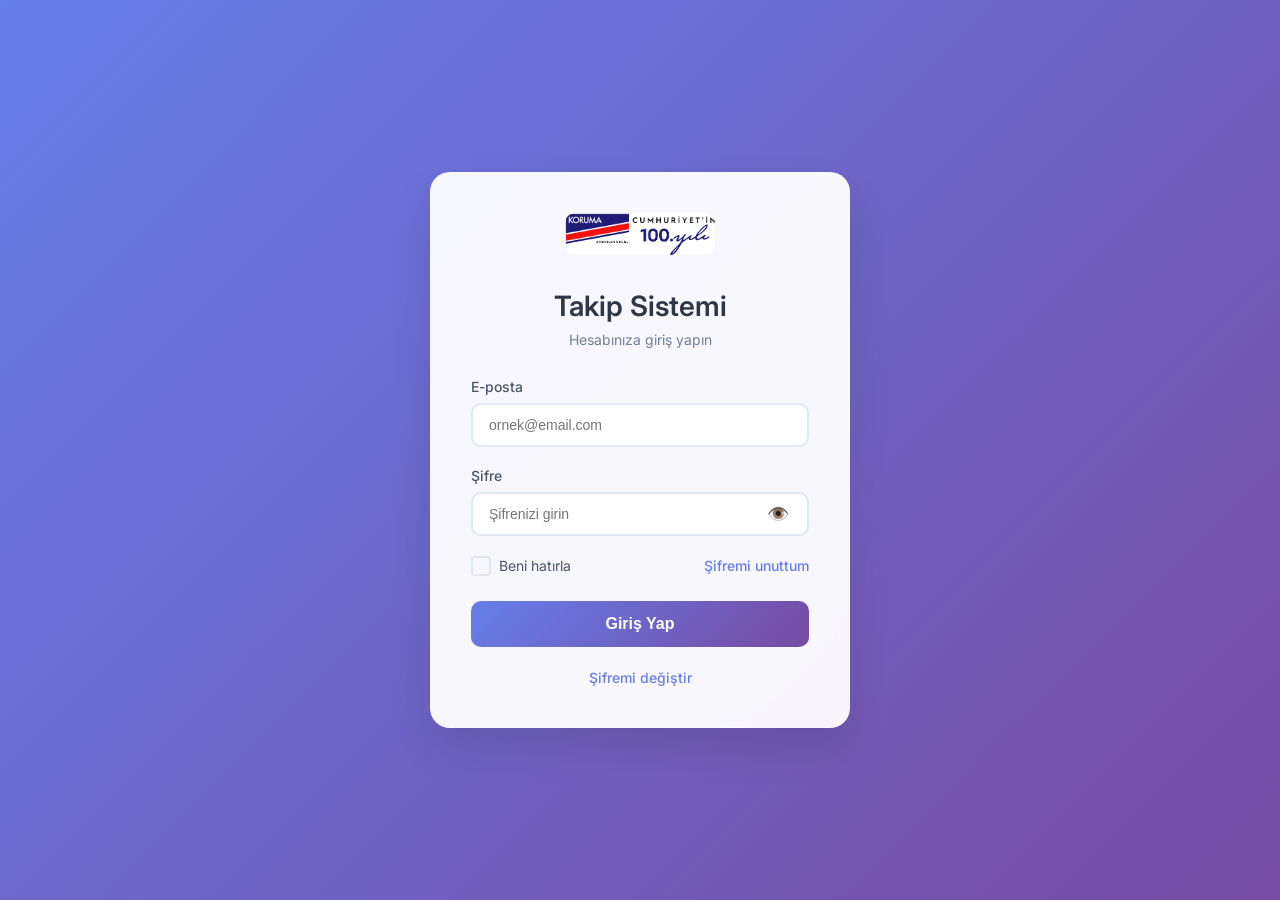
<file: anasayfa.html>
<!DOCTYPE html>
<html lang="tr">
<head>
    <meta charset="UTF-8">
    <meta name="viewport" content="width=device-width, initial-scale=1.0">
    <title>Kojenerasyon Kontrol Paneli - Ana Sayfa</title>
    <link rel="stylesheet" href="css/anasayfa.css">
    <link href="https://fonts.googleapis.com/css2?family=Inter:wght@300;400;500;600;700&display=swap" rel="stylesheet">
</head>
<body>
    <div class="dashboard-container">
        <!-- Sol Navigasyon Menüsü -->
        <nav class="sidebar">
            <div class="sidebar-header">
                <div class="logo-container">
                    <img src="images/koruma_logo_1.png" alt="Logo" class="logo">
                    <div class="company-name">KOJENERASYON</div>
                </div>
            </div>
            <ul class="sidebar-menu">
                <li class="menu-item active">
                    <a href="anasayfa.html" class="menu-link">
                        <span class="menu-icon">🏠</span>
                        <span class="menu-text">Ana Sayfa</span>
                    </a>
                </li>
                <li class="menu-item">
                    <a href="saatlik-veri-giris.html" class="menu-link">
                        <span class="menu-icon">📊</span>
                        <span class="menu-text">Saatlik Veri Girişi</span>
                    </a>
                </li>
                <li class="menu-item">
                    <a href="gunluk-veri-giris.html" class="menu-link">
                        <span class="menu-icon">📆</span>
                        <span class="menu-text">Günlük Veri Girişi</span>
                    </a>
                </li>
                <li class="menu-item">
                    <a href="buhar-verisi.html" class="menu-link">
                        <span class="menu-icon">💨</span>
                        <span class="menu-text">Buhar Verisi</span>
                    </a>
                </li>
                <li class="menu-item">
                    <a href="vardiya.html" class="menu-link">
                        <span class="menu-icon">👥</span>
                        <span class="menu-text">Vardiya Takip</span>
                    </a>
                </li>
                <li class="menu-item">
                    <a href="motor-takip.html" class="menu-link">
                        <span class="menu-icon">⚙️</span>
                        <span class="menu-text">Motor Takip</span>
                    </a>
                </li>
                <li class="menu-item">
                    <a href="kojen-motor-veri.html" class="menu-link">
                        <span class="menu-icon">⚙️</span>
                        <span class="menu-text">Kojen Motor Veri</span>
                    </a>
                </li>
                <li class="menu-item">
                    <a href="kojen-enerji-veri.html" class="menu-link">
                        <span class="menu-icon">⚡</span>
                        <span class="menu-text">Kojen Enerji Veri</span>
                    </a>
                </li>
                <li class="menu-item">
                    <a href="bakim-takibi.html" class="menu-link">
                        <span class="menu-icon">🔧</span>
                        <span class="menu-text">Bakım Takibi</span>
                    </a>
                </li>
                <li class="menu-item">
                    <a href="stok-takip.html" class="menu-link">
                        <span class="menu-icon">📦</span>
                        <span class="menu-text">Stok Takip</span>
                    </a>
                </li>
                <li class="menu-item">
                    <a href="kullanici-yonetimi.html" class="menu-link">
                        <span class="menu-icon">👤</span>
                        <span class="menu-text">Kullanıcı Yönetimi</span>
                    </a>
                </li>
            </ul>
            <div class="sidebar-footer">
                <button class="logout-btn" id="sidebarLogout">Çıkış Yap</button>
            </div>
        </nav>

        <!-- Ana İçerik Alanı -->
        <div class="main-content">
            <!-- Üst Header -->
            <header class="header">
                <div class="header-top">
                    <div class="company-info">
                        <h1>KORUMA KLOR ALKALİ ŞİRKETLER GRUBU</h1>
                        <h2>KOJENERASYON BÖLÜMÜ</h2>
                    </div>
                    <div class="user-info">
                        <span class="welcome-text">Hoşgeldin, <span id="user-name-display">Admin</span></span>
                        <button class="logout-btn" id="headerLogout">Çıkış Yap</button>
                    </div>
                </div>
                <div class="header-bottom">
                    <h3>Denizli Tesisi Kontrol Paneli</h3>
                </div>
            </header>

            <!-- Dashboard İçeriği -->
            <main class="dashboard-content">
                <!-- Motor Durumları Bölümü -->
                <section class="motor-status-section">
                    <h2 class="section-title">Motor Kartları</h2>
                    <div class="motor-cards">
                        <div class="motor-card" data-motor="gm1">
                            <div class="motor-header">
                                <h3>GM-1</h3>
                            </div>
                            <div class="motor-info">
                                <div class="info-row">
                                    <span class="label">Motor Tipi:</span>
                                    <span class="value">JENBACHER J-620</span>
                                </div>
                                <div class="info-row">
                                    <span class="label">Kapasite:</span>
                                    <span class="value">3450 kWh</span>
                                </div>
                                <div class="info-row">
                                    <span class="label">Toplam Üretim:</span>
                                    <span class="value" id="gm1-total-production">-- MWh</span>
                                </div>
                                <div class="info-row">
                                    <span class="label">Günlük Çalışma:</span>
                                    <span class="value" id="gm1-daily-hours">-- saat</span>
                                </div>
                                <div class="info-row">
                                    <span class="label">Toplam Çalışma:</span>
                                    <span class="value" id="gm1-total-hours">-- saat</span>
                                </div>
                                <div class="info-row">
                                    <span class="label">Günlük Üretim:</span>
                                    <span class="value" id="gm1-daily-production">-- kWh</span>
                                </div>
                                <div class="info-row">
                                    <span class="label">Ortalama Üretim:</span>
                                    <span class="value" id="gm1-avg-production">-- kWh/saat</span>
                                </div>
                            </div>
                            <div class="progress-bar">
                                <div class="progress-fill" id="gm1-progress"></div>
                            </div>
                        </div>

                        <div class="motor-card" data-motor="gm2">
                            <div class="motor-header">
                                <h3>GM-2</h3>
                            </div>
                            <div class="motor-info">
                                <div class="info-row">
                                    <span class="label">Motor Tipi:</span>
                                    <span class="value">JENBACHER J-620</span>
                                </div>
                                <div class="info-row">
                                    <span class="label">Kapasite:</span>
                                    <span class="value">3450 kWh</span>
                                </div>
                                <div class="info-row">
                                    <span class="label">Toplam Üretim:</span>
                                    <span class="value" id="gm2-total-production">-- MWh</span>
                                </div>
                                <div class="info-row">
                                    <span class="label">Günlük Çalışma:</span>
                                    <span class="value" id="gm2-daily-hours">-- saat</span>
                                </div>
                                <div class="info-row">
                                    <span class="label">Toplam Çalışma:</span>
                                    <span class="value" id="gm2-total-hours">-- saat</span>
                                </div>
                                <div class="info-row">
                                    <span class="label">Günlük Üretim:</span>
                                    <span class="value" id="gm2-daily-production">-- kWh</span>
                                </div>
                                <div class="info-row">
                                    <span class="label">Ortalama Üretim:</span>
                                    <span class="value" id="gm2-avg-production">-- kWh/saat</span>
                                </div>
                            </div>
                            <div class="progress-bar">
                                <div class="progress-fill" id="gm2-progress"></div>
                            </div>
                        </div>

                        <div class="motor-card" data-motor="gm3">
                            <div class="motor-header">
                                <h3>GM-3</h3>
                            </div>
                            <div class="motor-info">
                                <div class="info-row">
                                    <span class="label">Motor Tipi:</span>
                                    <span class="value">JENBACHER J-620</span>
                                </div>
                                <div class="info-row">
                                    <span class="label">Kapasite:</span>
                                    <span class="value">3450 kWh</span>
                                </div>
                                <div class="info-row">
                                    <span class="label">Toplam Üretim:</span>
                                    <span class="value" id="gm3-total-production">-- MWh</span>
                                </div>
                                <div class="info-row">
                                    <span class="label">Günlük Çalışma:</span>
                                    <span class="value" id="gm3-daily-hours">-- saat</span>
                                </div>
                                <div class="info-row">
                                    <span class="label">Toplam Çalışma:</span>
                                    <span class="value" id="gm3-total-hours">-- saat</span>
                                </div>
                                <div class="info-row">
                                    <span class="label">Günlük Üretim:</span>
                                    <span class="value" id="gm3-daily-production">-- kWh</span>
                                </div>
                                <div class="info-row">
                                    <span class="label">Ortalama Üretim:</span>
                                    <span class="value" id="gm3-avg-production">-- kWh/saat</span>
                                </div>
                            </div>
                            <div class="progress-bar">
                                <div class="progress-fill" id="gm3-progress"></div>
                            </div>
                        </div>
                    </div>
                </section>

                <!-- Günlük Özet Bölümü -->
                <section class="daily-summary-section">
                    <h2 class="section-title">Günlük Özet</h2>
                    <div class="summary-cards">
                        <div class="summary-card production">
                            <div class="card-icon">⚡</div>
                            <div class="card-content">
                                <h3>GÜNLÜK ÜRETİM</h3>
                                <p class="card-value" id="daily-production-value">-- MWh</p>
                            </div>
                        </div>

                        <div class="summary-card steam">
                            <div class="card-icon">💨</div>
                            <div class="card-content">
                                <h3>GÜNLÜK BUHAR</h3>
                                <p class="card-value" id="daily-steam-value">-- Ton</p>
                            </div>
                        </div>

                        <div class="summary-card maintenance">
                            <div class="card-icon">🔧</div>
                            <div class="card-content">
                                <h3>BEKLEYEN BAKIM</h3>
                                <p class="card-value" id="pending-maintenance-value">-- İş Emri</p>
                            </div>
                        </div>

                        <div class="summary-card faults">
                            <div class="card-icon">⚠️</div>
                            <div class="card-content">
                                <h3>AKTİF ARIZALAR</h3>
                                <p class="card-value" id="active-faults-value">-- Arıza</p>
                            </div>
                        </div>
                    </div>
                </section>
            </main>
        </div>
    </div>

    <script src="js/anasayfa.js"></script>
</body>
</html>
</file>
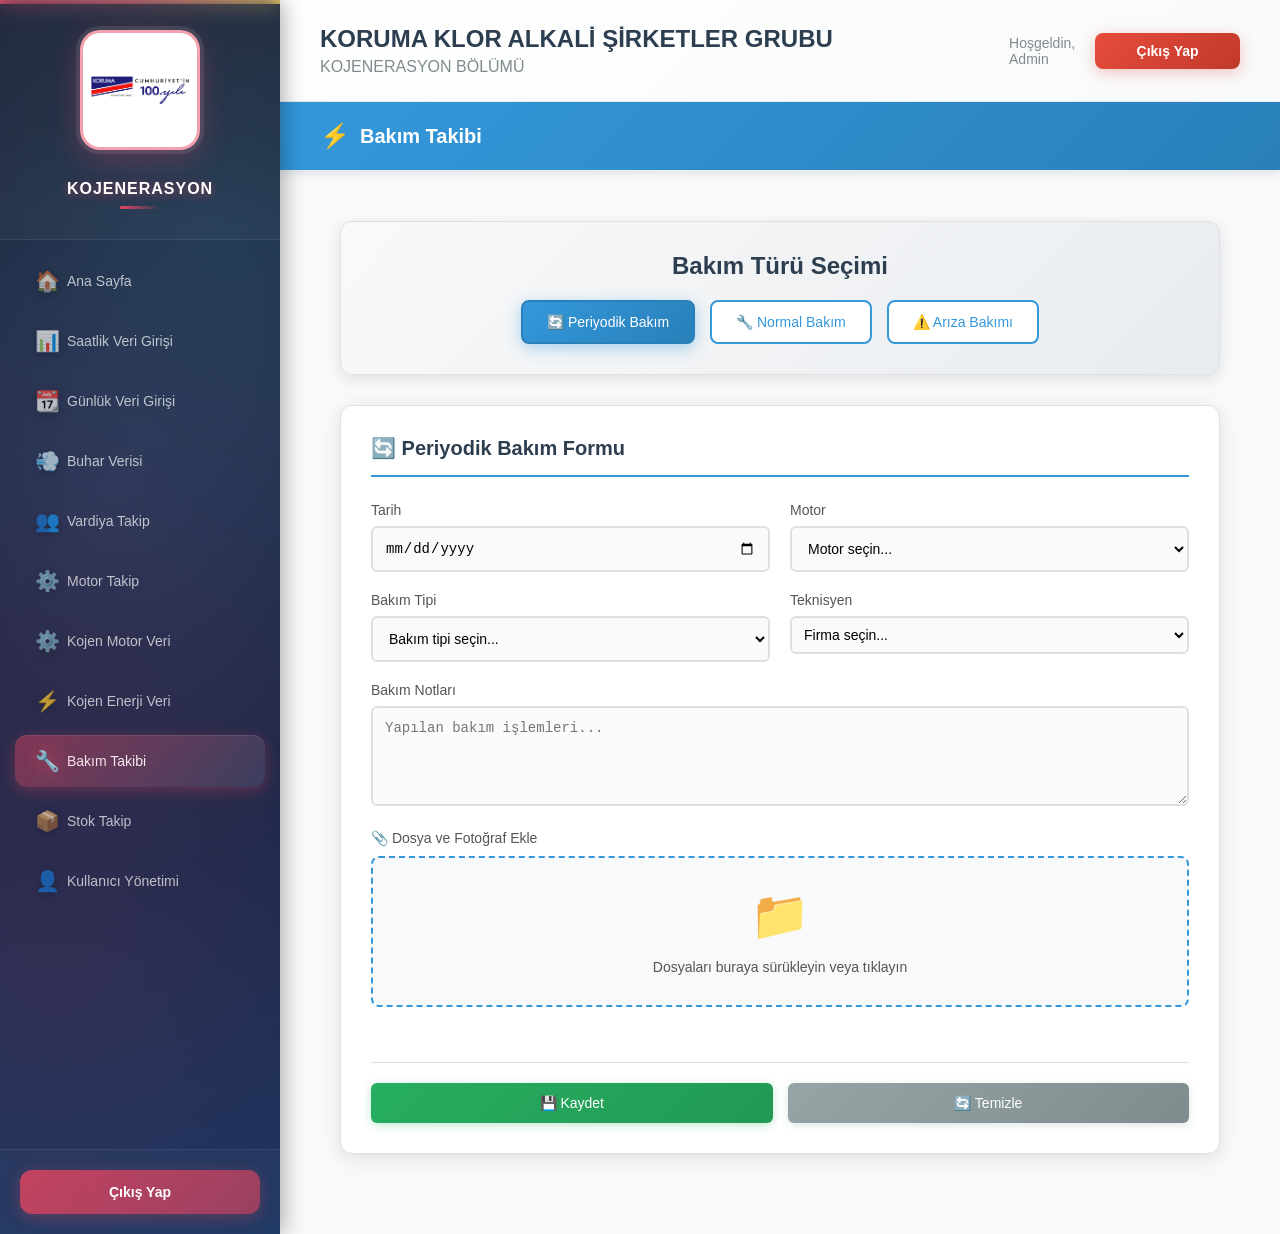
<file: bakim-takibi.html>
<!DOCTYPE html>
<html lang="tr">
<head>
    <meta charset="UTF-8">
    <meta name="viewport" content="width=device-width, initial-scale=1.0">
    <title>Bakım Takibi | Kojen Enerji Yönetim Sistemi</title>
    <link rel="stylesheet" href="css/bakim-takibi.css">
    <link rel="stylesheet" href="https://cdnjs.cloudflare.com/ajax/libs/font-awesome/6.0.0/css/all.min.css">
</head>
<body>
    <div class="dashboard-container">
        <!-- Sidebar -->
        <nav class="sidebar">
            <div class="sidebar-header">
                <div class="logo-container">
                    <img src="images/koruma_logo_1.png" alt="Logo" class="logo">
                    <div class="company-name">KOJENERASYON</div>
                </div>
            </div>
            <ul class="sidebar-menu">
                <li class="menu-item">
                    <a href="anasayfa.html" class="menu-link">
                        <span class="menu-icon">🏠</span>
                        <span class="menu-text">Ana Sayfa</span>
                    </a>
                </li>
                <li class="menu-item">
                    <a href="saatlik-veri-giris.html" class="menu-link">
                        <span class="menu-icon">📊</span>
                        <span class="menu-text">Saatlik Veri Girişi</span>
                    </a>
                </li>
                <li class="menu-item">
                    <a href="gunluk-veri-giris.html" class="menu-link">
                        <span class="menu-icon">📆</span>
                        <span class="menu-text">Günlük Veri Girişi</span>
                    </a>
                </li>
                <li class="menu-item">
                    <a href="buhar-verisi.html" class="menu-link">
                        <span class="menu-icon">💨</span>
                        <span class="menu-text">Buhar Verisi</span>
                    </a>
                </li>
                <li class="menu-item">
                    <a href="vardiya.html" class="menu-link">
                        <span class="menu-icon">👥</span>
                        <span class="menu-text">Vardiya Takip</span>
                    </a>
                </li>
                <li class="menu-item">
                    <a href="motor-takip.html" class="menu-link">
                        <span class="menu-icon">⚙️</span>
                        <span class="menu-text">Motor Takip</span>
                    </a>
                </li>
                <li class="menu-item">
                    <a href="kojen-motor-veri.html" class="menu-link">
                        <span class="menu-icon">⚙️</span>
                        <span class="menu-text">Kojen Motor Veri</span>
                    </a>
                </li>
                <li class="menu-item">
                    <a href="kojen-enerji-veri.html" class="menu-link">
                        <span class="menu-icon">⚡</span>
                        <span class="menu-text">Kojen Enerji Veri</span>
                    </a>
                </li>
                <li class="menu-item active">
                    <a href="bakim-takibi.html" class="menu-link">
                        <span class="menu-icon">🔧</span>
                        <span class="menu-text">Bakım Takibi</span>
                    </a>
                </li>
                <li class="menu-item">
                    <a href="stok-takip.html" class="menu-link">
                        <span class="menu-icon">📦</span>
                        <span class="menu-text">Stok Takip</span>
                    </a>
                </li>
                <li class="menu-item">
                    <a href="kullanici-yonetimi.html" class="menu-link">
                        <span class="menu-icon">👤</span>
                        <span class="menu-text">Kullanıcı Yönetimi</span>
                    </a>
                </li>
            </ul>
            <div class="sidebar-footer">
                <button class="logout-btn" id="sidebarLogout">Çıkış Yap</button>
            </div>
        </nav>
        
        <!-- Main Content -->
        <div class="main-content">
            <!-- Header -->
            <header class="header">
                <div class="header-top">
                    <div class="company-info">
                        <h1>KORUMA KLOR ALKALİ ŞİRKETLER GRUBU</h1>
                        <h2>KOJENERASYON BÖLÜMÜ</h2>
                    </div>
                    <div class="user-info">
                        <span class="welcome-text">Hoşgeldin, <span id="user-name-display">Admin</span></span>
                        <button class="logout-btn" id="headerLogout">Çıkış Yap</button>
                    </div>
                </div>
                
                <div class="header-bottom">
                    <h3>Bakım Takibi</h3>
                </div>
            </header>
            
            <!-- Dashboard Content -->
            <div class="dashboard-content">
                <div class="maintenance-container">
                    <!-- Form Seçimi -->
                    <div class="form-selector">
                        <h2>Bakım Türü Seçimi</h2>
                        <div class="form-buttons">
                            <button type="button" class="form-btn active" data-form="periodic">🔄 Periyodik Bakım</button>
                            <button type="button" class="form-btn" data-form="normal">🔧 Normal Bakım</button>
                            <button type="button" class="form-btn" data-form="fault">⚠️ Arıza Bakımı</button>
                        </div>
                    </div>

                    <!-- Periyodik Bakım Formu -->
                    <div class="maintenance-form" id="periodic-form">
                        <h3>🔄 Periyodik Bakım Formu</h3>
                        <form class="maintenance-form-content">
                            <div class="form-row">
                                <div class="form-group">
                                    <label for="periodic-date">Tarih</label>
                                    <input type="date" id="periodic-date" name="periodic-date" required>
                                </div>
                                <div class="form-group">
                                    <label for="periodic-equipment">Motor</label>
                                    <select id="periodic-equipment" name="periodic-equipment" required>
                                        <option value="">Motor seçin...</option>
                                        <option value="gm1">GM-1</option>
                                        <option value="gm2">GM-2</option>
                                        <option value="gm3">GM-3</option>
                                    </select>
                                </div>
                            </div>
                            <div class="form-row">
                                <div class="form-group">
                                    <label for="periodic-type">Bakım Tipi</label>
                                    <select id="periodic-type" name="periodic-type" required>
                                        <option value="">Bakım tipi seçin...</option>
                                        <option value="2000">2000 Saat</option>
                                        <option value="6000">6000 Saat</option>
                                        <option value="10000">10000 Saat</option>
                                        <option value="20000">20000 Saat</option>
                                        <option value="30000">30000 Saat</option>
                                    </select>
                                </div>
                                <div class="form-group">
                                    <label for="periodic-technician">Teknisyen</label>
                                    <div class="technician-input-group">
                                        <select id="periodic-technician" name="periodic-technician" required>
                                            <option value="">Teknisyen seçin...</option>
                                            <option value="ibrahim-ogun">İbrahim Ogün Şahin</option>
                                            <option value="yakup-can">Yakup Can Cin</option>
                                            <option value="oguzhan-yaylali">Oğuzhan Yaylalı</option>
                                            <option value="altan-hunoglu">Altan Hunoğlu</option>
                                        </select>
                                        <select id="periodic-technician-company" name="periodic-technician-company">
                                            <option value="">Firma seçin...</option>
                                            <option value="internal">İç Destek</option>
                                            <option value="external">Dış Destek</option>
                                        </select>
                                        <select id="periodic-external-company" name="periodic-external-company" style="display: none;">
                                            <option value="">Firma seçin...</option>
                                            <option value="topkapi">Topkapı</option>
                                            <option value="other">Diğer</option>
                                        </select>
                                    </div>
                                </div>
                            </div>
                            <div class="form-group full-width">
                                <label for="periodic-description">Bakım Notları</label>
                                <textarea id="periodic-description" name="periodic-description" rows="4" placeholder="Yapılan bakım işlemleri..."></textarea>
                            </div>
                            <div class="form-group full-width">
                                <label>📎 Dosya ve Fotoğraf Ekle</label>
                                <div class="file-upload-container">
                                    <div class="file-upload-area" id="periodic-file-area">
                                        <div class="file-upload-icon">📁</div>
                                        <p class="file-upload-text">Dosyaları buraya sürükleyin veya tıklayın</p>
                                        <input type="file" id="periodic-files" name="periodic-files" multiple accept=".pdf,.doc,.docx,.xls,.xlsx,.txt,.jpg,.jpeg,.png" class="file-input">
                                    </div>
                                    <div class="file-list" id="periodic-file-list"></div>
                                </div>
                            </div>
                            <div class="form-actions full-width">
                                <button type="submit" class="btn btn-primary">💾 Kaydet</button>
                                <button type="reset" class="btn btn-secondary">🔄 Temizle</button>
                            </div>
                                                    </form>
                    </div>

                    <!-- Normal Bakım Formu -->
                    <div class="maintenance-form" id="normal-form" style="display: none;">
                        <h3>🔧 Normal Bakım Formu</h3>
                        <form class="maintenance-form-content">
                            <div class="form-row">
                                <div class="form-group">
                                    <label for="normal-date">Tarih</label>
                                    <input type="date" id="normal-date" name="normal-date" required>
                                </div>
                                <div class="form-group">
                                    <label for="normal-equipment">Motor</label>
                                    <select id="normal-equipment" name="normal-equipment" required>
                                        <option value="">Motor seçin...</option>
                                        <option value="gm1">GM-1</option>
                                        <option value="gm2">GM-2</option>
                                        <option value="gm3">GM-3</option>
                                    </select>
                                </div>
                            </div>
                            <div class="form-row">
                                <div class="form-group">
                                    <label for="normal-priority">Bakım Tipi</label>
                                    <select id="normal-priority" name="normal-priority" required>
                                        <option value="">Bakım tipi seçin...</option>
                                        <option value="alternator-grease">Alternatör Gresleme</option>
                                        <option value="oil-sample">Yağ Numune Alma</option>
                                        <option value="oil-filter">Yağ Filtre Değişimi</option>
                                        <option value="heat-exchanger">Eşanjör Ölçümü</option>
                                        <option value="ht-lt-jacket">HT LT Ceket Suyu Sıcaklık Ölçümü</option>
                                        <option value="other">Diğer</option>
                                    </select>
                                </div>
                                <div class="form-group">
                                    <label for="normal-technician">Teknisyen</label>
                                    <div class="technician-input-group">
                                        <select id="normal-technician" name="normal-technician" required>
                                            <option value="">Teknisyen seçin...</option>
                                            <option value="ibrahim-ogun">İbrahim Ogün Şahin</option>
                                            <option value="yakup-can">Yakup Can Cin</option>
                                            <option value="oguzhan-yaylali">Oğuzhan Yaylalı</option>
                                            <option value="altan-hunoglu">Altan Hunoğlu</option>
                                        </select>
                                        <select id="normal-technician-company" name="normal-technician-company">
                                            <option value="">Firma seçin...</option>
                                            <option value="internal">İç Destek</option>
                                            <option value="external">Dış Destek</option>
                                        </select>
                                        <select id="normal-external-company" name="normal-external-company" style="display: none;">
                                            <option value="">Firma seçin...</option>
                                            <option value="topkapi">Topkapı</option>
                                            <option value="other">Diğer</option>
                                        </select>
                                    </div>
                                </div>
                            </div>
                            <div class="form-group full-width" id="alternator-grease-fields" style="display: none;">
                                <h4>Alternatör Gresleme Ölçümleri</h4>
                                <div class="alternator-measurements">
                                    <div class="measurement-row">
                                        <div class="measurement-item">
                                            <label for="alternator-front">Ön (cm³)</label>
                                            <input type="number" id="alternator-front" name="alternator-front" step="0.1" min="0" placeholder="0.0">
                                        </div>
                                        <div class="measurement-item">
                                            <label for="alternator-rear">Arka (cm³)</label>
                                            <input type="number" id="alternator-rear" name="alternator-rear" step="0.1" min="0" placeholder="0.0">
                                        </div>
                                        <div class="measurement-item">
                                            <label for="alternator-total">Toplam (cm³)</label>
                                            <input type="number" id="alternator-total" name="alternator-total" step="0.1" min="0" placeholder="0.0" readonly>
                                        </div>
                                    </div>
                                </div>
                            </div>
                            <div class="form-group full-width" id="oil-sample-fields" style="display: none;">
                                <h4>Yağ Numune Alma Bilgileri</h4>
                                <div class="oil-sample-info">
                                    <div class="oil-sample-row">
                                        <div class="oil-sample-item">
                                            <label for="motor-hours">Motor Çalışma Saati</label>
                                            <input type="number" id="motor-hours" name="motor-hours" step="1" min="0" placeholder="0">
                                        </div>
                                        <div class="oil-sample-item">
                                            <label for="barcode-number">Barkod Numarası</label>
                                            <input type="text" id="barcode-number" name="barcode-number" placeholder="Barkod numarasını girin">
                                        </div>
                                    </div>
                                </div>
                            </div>
                            <div class="form-group full-width" id="oil-filter-fields" style="display: none;">
                                <h4>Yağ Filtre Değişimi Bilgileri</h4>
                                <div class="oil-filter-info">
                                    <div class="oil-filter-row">
                                        <div class="oil-filter-item">
                                            <label for="filter-motor-hours">Motor Çalışma Saati</label>
                                            <input type="number" id="filter-motor-hours" name="filter-motor-hours" step="1" min="0" placeholder="0">
                                        </div>
                                        <div class="oil-filter-item">
                                            <label for="filter-oil-hours">Yağ Çalışma Saati</label>
                                            <input type="number" id="filter-oil-hours" name="filter-oil-hours" step="1" min="0" placeholder="0">
                                        </div>
                                    </div>
                                </div>
                            </div>
                            <div class="form-group full-width" id="ht-lt-jacket-fields" style="display: none;">
                                <h4>HT LT Ceket Suyu Sıcaklık Ölçümleri</h4>
                                <div class="ht-lt-jacket-info">
                                    <div class="ht-lt-jacket-row">
                                        <div class="ht-lt-jacket-item">
                                            <label for="ht-temperature">HT Sıcaklık (°C)</label>
                                            <input type="number" id="ht-temperature" name="ht-temperature" step="0.1" min="0" placeholder="0.0">
                                        </div>
                                        <div class="ht-lt-jacket-item">
                                            <label for="lt-temperature">LT Sıcaklık (°C)</label>
                                            <input type="number" id="lt-temperature" name="lt-temperature" step="0.1" min="0" placeholder="0.0">
                                        </div>
                                        <div class="ht-lt-jacket-item">
                                            <label for="jacket-temperature">Ceket Suyu Sıcaklık (°C)</label>
                                            <input type="number" id="jacket-temperature" name="jacket-temperature" step="0.1" min="0" placeholder="0.0">
                                        </div>
                                    </div>
                                </div>
                            </div>
                            <div class="form-group full-width">
                                <label for="normal-description">Bakım Notları</label>
                                <textarea id="normal-description" name="normal-description" rows="4" placeholder="Yapılacak bakım işlemleri..."></textarea>
                            </div>
                            <div class="form-group full-width">
                                <label>📎 Dosya ve Fotoğraf Ekle</label>
                                <div class="file-upload-container">
                                    <div class="file-upload-area" id="normal-file-area">
                                        <div class="file-upload-icon">📁</div>
                                        <p class="file-upload-text">Dosyaları buraya sürükleyin veya tıklayın</p>
                                        <input type="file" id="normal-files" name="normal-files" multiple accept=".pdf,.doc,.docx,.xls,.xlsx,.txt,.jpg,.jpeg,.png" class="file-input">
                                    </div>
                                    <div class="file-list" id="normal-file-list"></div>
                                </div>
                            </div>
                            <div class="form-actions full-width">
                                <button type="submit" class="btn btn-primary">💾 Kaydet</button>
                                <button type="reset" class="btn btn-secondary">🔄 Temizle</button>
                            </div>
                                                    </form>
                    </div>

                    <!-- Arıza Bakımı Formu -->
                    <div class="maintenance-form" id="fault-form" style="display: none;">
                        <h3>⚠️ Arıza Bakımı Formu</h3>
                        <form class="maintenance-form-content">
                            <div class="form-row">
                                <div class="form-group">
                                    <label for="fault-date">Arıza Tarihi</label>
                                    <input type="date" id="fault-date" name="fault-date" required>
                                </div>
                                <div class="form-group">
                                    <label for="fault-equipment">Arızalı Motor</label>
                                    <select id="fault-equipment" name="fault-equipment" required>
                                        <option value="">Motor seçin...</option>
                                        <option value="gm1">GM-1</option>
                                        <option value="gm2">GM-2</option>
                                        <option value="gm3">GM-3</option>
                                    </select>
                                </div>
                            </div>
                            <div class="form-row">
                                <div class="form-group">
                                    <label for="fault-technician">Teknisyen</label>
                                    <div class="technician-input-group">
                                        <select id="fault-technician" name="fault-technician" required>
                                            <option value="">Teknisyen seçin...</option>
                                            <option value="ibrahim-ogun">İbrahim Ogün Şahin</option>
                                            <option value="yakup-can">Yakup Can Cin</option>
                                            <option value="oguzhan-yaylali">Oğuzhan Yaylalı</option>
                                            <option value="altan-hunoglu">Altan Hunoğlu</option>
                                        </select>
                                        <select id="fault-technician-company" name="fault-technician-company">
                                            <option value="">Firma seçin...</option>
                                            <option value="internal">İç Destek</option>
                                            <option value="external">Dış Destek</option>
                                        </select>
                                        <select id="fault-external-company" name="fault-external-company" style="display: none;">
                                            <option value="">Firma seçin...</option>
                                            <option value="topkapi">Topkapı</option>
                                            <option value="other">Diğer</option>
                                        </select>
                                    </div>
                                </div>
                                <div class="form-group">
                                    <label for="fault-reason">Arıza Nedeni</label>
                                    <select id="fault-reason" name="fault-reason" required>
                                        <option value="">Arıza nedeni seçin...</option>
                                        <option value="electrical">Elektriksel</option>
                                        <option value="mechanical">Mekanik</option>
                                        <option value="electronic">Elektronik</option>
                                        <option value="hydraulic">Hidrolik</option>
                                        <option value="pneumatic">Pnömatik</option>
                                        <option value="software">Yazılım</option>
                                        <option value="maintenance">Bakım kaynaklı</option>
                                        <option value="other">Diğer</option>
                                    </select>
                                </div>
                            </div>
                            <div class="form-row">
                                <div class="form-group">
                                    <label for="fault-time">Arıza Zamanı</label>
                                    <input type="time" id="fault-time" name="fault-time" required>
                                </div>
                            </div>
                            <div class="form-group full-width">
                                <label for="fault-notes">Arıza Notları</label>
                                <textarea id="fault-notes" name="fault-notes" rows="4" placeholder="Arıza ile ilgili notları buraya yazın..."></textarea>
                            </div>
                            <div class="form-group full-width">
                                <label>📎 Dosya ve Fotoğraf Ekle</label>
                                <div class="file-upload-container">
                                    <div class="file-upload-area" id="fault-file-area">
                                        <div class="file-upload-icon">📁</div>
                                        <p class="file-upload-text">Dosyaları buraya sürükleyin veya tıklayın</p>
                                        <input type="file" id="fault-files" name="fault-files" multiple accept=".pdf,.doc,.docx,.xls,.xlsx,.txt,.jpg,.jpeg,.png" class="file-input">
                                    </div>
                                    <div class="file-list" id="fault-file-list"></div>
                                </div>
                            </div>
                            <div class="form-actions full-width">
                                <button type="submit" class="btn btn-primary">💾 Kaydet</button>
                                <button type="reset" class="btn btn-secondary">🔄 Temizle</button>
                            </div>
                                                    </form>
                    </div>
                </div>
            </div>
        </div>
    </div>
    
    <script src="js/bakim-takibi.js"></script>
</body>
</html>
</file>
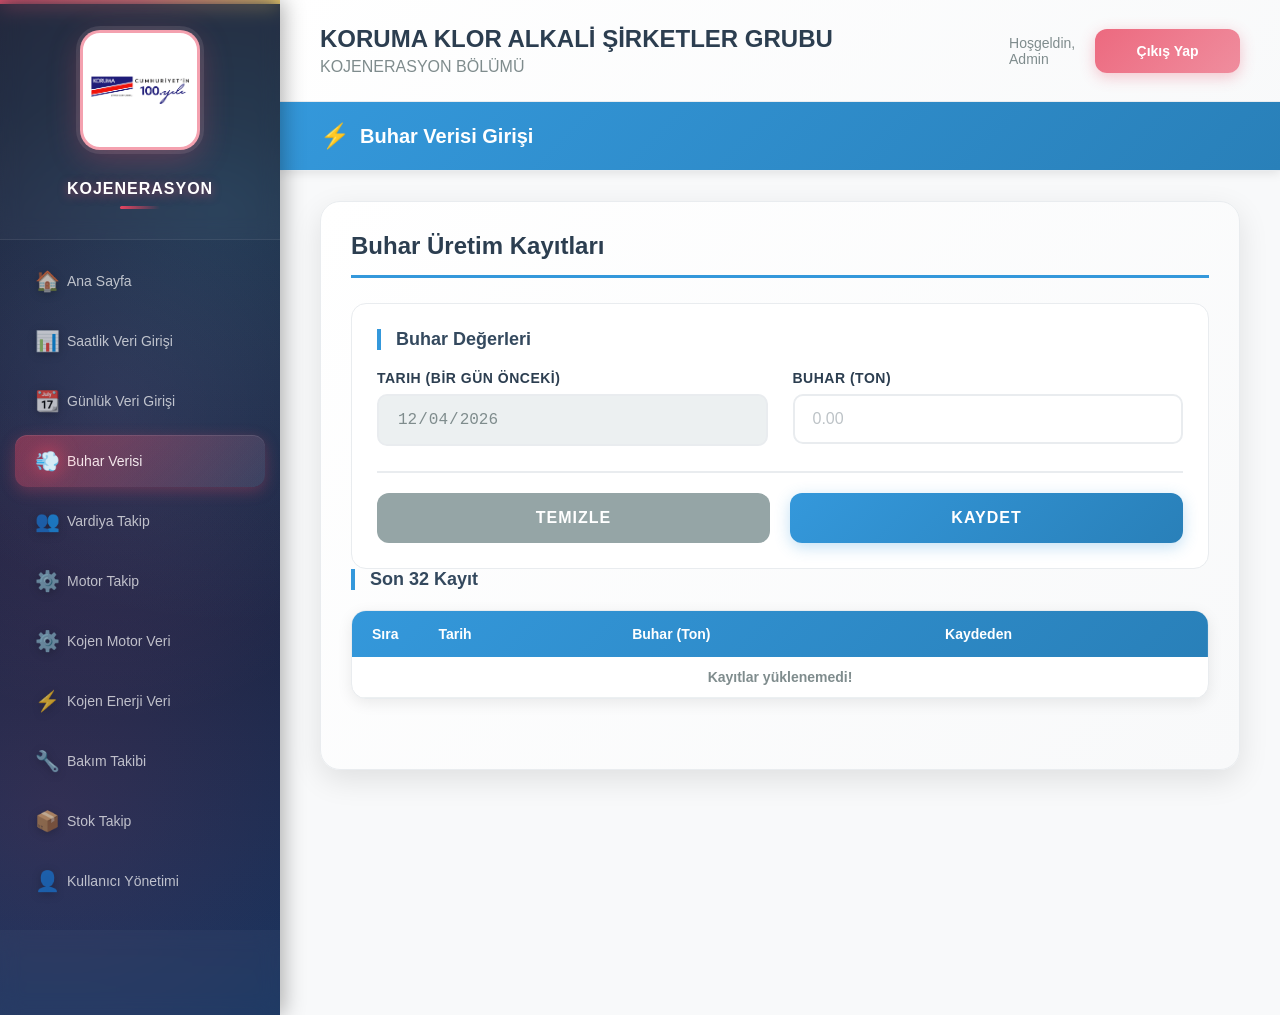
<file: buhar-verisi.html>
<!DOCTYPE html>
<html lang="tr">
<head>
    <meta charset="UTF-8">
    <meta name="viewport" content="width=device-width, initial-scale=1.0">
    <title>Buhar Verisi Girişi - Kojenerasyon</title>
    <link rel="stylesheet" href="css/buhar-verisi.css">
    <link href="https://fonts.googleapis.com/css2?family=Inter:wght@300;400;500;600;700&display=swap" rel="stylesheet">
</head>
<body>
    <div class="dashboard-container">
        <!-- Sol Navigasyon Menüsü -->
        <nav class="sidebar">
            <div class="sidebar-header">
                <div class="logo-container">
                    <img src="images/koruma_logo_1.png" alt="Logo" class="logo">
                    <div class="company-name">KOJENERASYON</div>
                </div>
            </div>
            <ul class="sidebar-menu">
                <li class="menu-item">
                    <a href="anasayfa.html" class="menu-link">
                        <span class="menu-icon">🏠</span>
                        <span class="menu-text">Ana Sayfa</span>
                    </a>
                </li>
                <li class="menu-item">
                    <a href="saatlik-veri-giris.html" class="menu-link">
                        <span class="menu-icon">📊</span>
                        <span class="menu-text">Saatlik Veri Girişi</span>
                    </a>
                </li>
                <li class="menu-item">
                    <a href="gunluk-veri-giris.html" class="menu-link">
                        <span class="menu-icon">📆</span>
                        <span class="menu-text">Günlük Veri Girişi</span>
                    </a>
                </li>
                <li class="menu-item active">
                    <a href="buhar-verisi.html" class="menu-link">
                        <span class="menu-icon">💨</span>
                        <span class="menu-text">Buhar Verisi</span>
                    </a>
                </li>
                <li class="menu-item">
                    <a href="vardiya.html" class="menu-link">
                        <span class="menu-icon">👥</span>
                        <span class="menu-text">Vardiya Takip</span>
                    </a>
                </li>
                <li class="menu-item">
                    <a href="motor-takip.html" class="menu-link">
                        <span class="menu-icon">⚙️</span>
                        <span class="menu-text">Motor Takip</span>
                    </a>
                </li>
                <li class="menu-item">
                    <a href="kojen-motor-veri.html" class="menu-link">
                        <span class="menu-icon">⚙️</span>
                        <span class="menu-text">Kojen Motor Veri</span>
                    </a>
                </li>
                <li class="menu-item">
                    <a href="kojen-enerji-veri.html" class="menu-link">
                        <span class="menu-icon">⚡</span>
                        <span class="menu-text">Kojen Enerji Veri</span>
                    </a>
                </li>
                <li class="menu-item">
                    <a href="bakim-takibi.html" class="menu-link">
                        <span class="menu-icon">🔧</span>
                        <span class="menu-text">Bakım Takibi</span>
                    </a>
                </li>
                <li class="menu-item">
                    <a href="stok-takip.html" class="menu-link">
                        <span class="menu-icon">📦</span>
                        <span class="menu-text">Stok Takip</span>
                    </a>
                </li>
                <li class="menu-item">
                    <a href="kullanici-yonetimi.html" class="menu-link">
                        <span class="menu-icon">👤</span>
                        <span class="menu-text">Kullanıcı Yönetimi</span>
                    </a>
                </li>
            </ul>
            <div class="sidebar-footer">
                <button class="logout-btn" id="sidebarLogout">Çıkış Yap</button>
            </div>
        </nav>

        <!-- Ana İçerik Alanı -->
        <div class="main-content">
            <!-- Üst Header -->
            <header class="header">
                <div class="header-top">
                    <div class="company-info">
                        <h1>KORUMA KLOR ALKALİ ŞİRKETLER GRUBU</h1>
                        <h2>KOJENERASYON BÖLÜMÜ</h2>
                    </div>
                    <div class="user-info">
                        <span class="welcome-text" id="welcomeText">Hoşgeldin, <span id="user-name-display">Admin</span></span>
                        <button class="logout-btn" id="headerLogout">Çıkış Yap</button>
                    </div>
                </div>
                <div class="header-bottom">
                    <h3>Buhar Verisi Girişi</h3>
                </div>
            </header>

            <!-- Ana İçerik -->
            <main class="content">
                <section class="data-entry-section">
                    <h2 class="section-title">Buhar Üretim Kayıtları</h2>
                    
                    <!-- Veri Giriş Formu -->
                    <div class="form-section">
                        <h3 class="subsection-title">Buhar Değerleri</h3>
                        <form id="buharForm" class="data-form">
                            <!-- Tarih ve Buhar Bilgisi -->
                            <div class="form-row">
                                <div class="form-group">
                                    <label for="buharTarih">TARIH (Bir Gün Önceki)</label>
                                    <input type="date" id="buharTarih" name="buharTarih" required readonly>
                                </div>
                                <div class="form-group">
                                    <label for="buharMiktari">BUHAR (TON)</label>
                                    <input type="number" id="buharMiktari" name="buharMiktari" step="0.01" placeholder="0.00" required>
                                </div>
                            </div>
                            <div class="form-actions">
                                <button type="reset" class="reset-btn">TEMIZLE</button>
                                <button type="submit" class="submit-btn">KAYDET</button>
                            </div>
                        </form>
                    </div>

                    <!-- Son Kayıtlar Tablosu -->
                    <div class="recent-records">
                        <h3 class="subsection-title">Son 32 Kayıt</h3>
                        <div class="table-container">
                            <table class="records-table" id="recordsTable">
                                <thead>
                                    <tr>
                                        <th>Sıra</th>
                                        <th>Tarih</th>
                                        <th>Buhar (Ton)</th>
                                        <th>Kaydeden</th>
                                    </tr>
                                </thead>
                                <tbody id="recordsTableBody">
                                    <!-- Kayıtlar JavaScript ile doldurulacak -->
                                </tbody>
                            </table>
                        </div>
                    </div>
                </section>
            </main>
        </div>
    </div>

    <script src="js/buhar-sheets.js"></script>
</body>
</html>
</file>
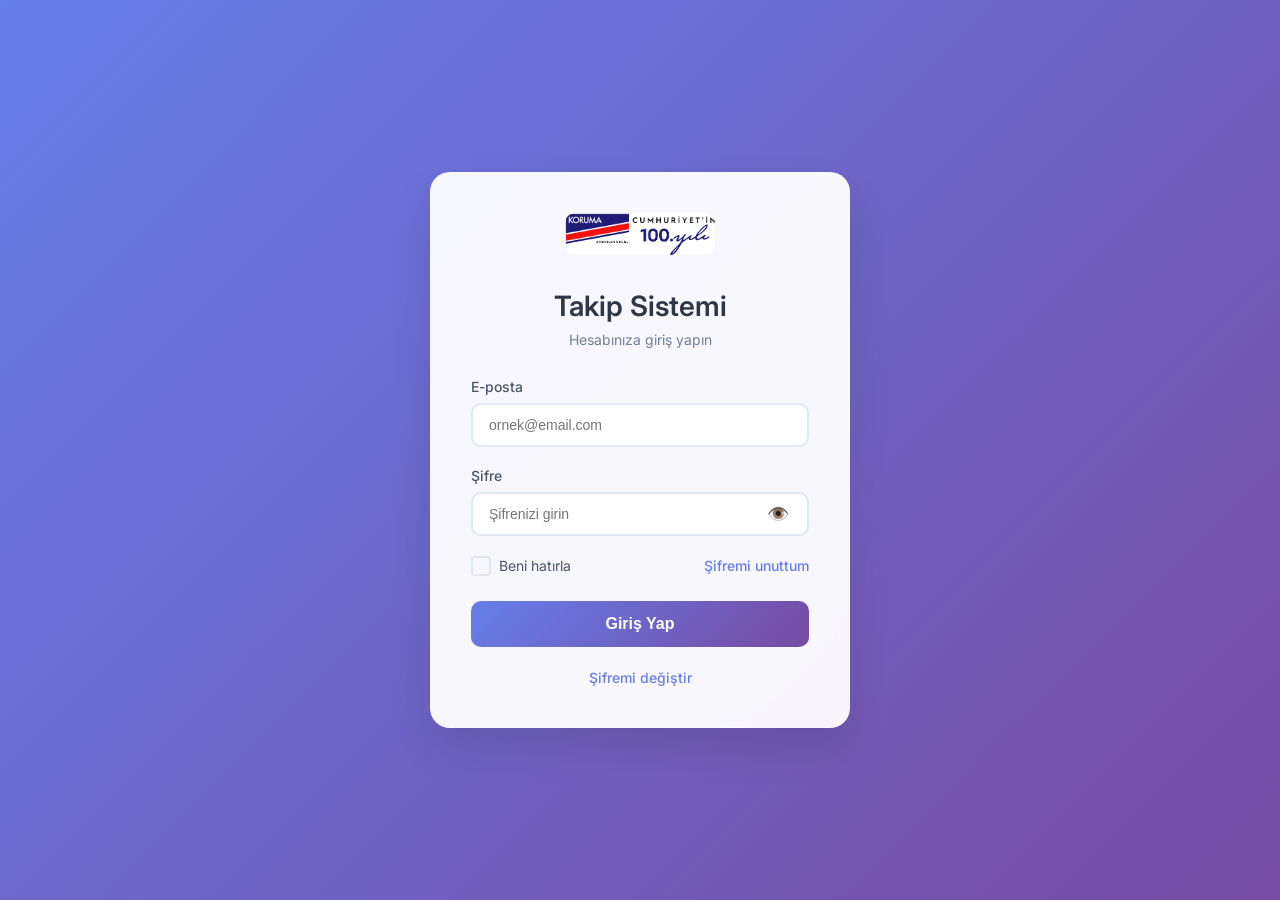
<file: giris.html>
<!DOCTYPE html>
<html lang="tr">
<head>
    <meta charset="UTF-8">
    <meta name="viewport" content="width=device-width, initial-scale=1.0">
    <title>Takip Sistemi - Giriş</title>
    <link rel="stylesheet" href="css/giris.css">
    <link href="https://fonts.googleapis.com/css2?family=Inter:wght@300;400;500;600;700&display=swap" rel="stylesheet">
</head>
<body>
    <div class="login-container">
        <div class="login-card">
            <div class="logo-section">
                <img src="images/koruma_logo_1.png" alt="Logo" class="logo">
            </div>
            
            <form id="loginForm" class="login-form">
                <h2>Takip Sistemi</h2>
                <p class="subtitle">Hesabınıza giriş yapın</p>
                
                <div class="form-group">
                    <label for="email">E-posta</label>
                    <input type="email" id="email" name="email" required placeholder="ornek@email.com">
                </div>
                
                <div class="form-group">
                    <label for="password">Şifre</label>
                    <div class="password-input">
                        <input type="password" id="password" name="password" required placeholder="Şifrenizi girin">
                        <button type="button" id="togglePassword" class="toggle-password">
                            <span class="eye-icon">👁️</span>
                        </button>
                    </div>
                </div>
                
                <div class="form-options">
                    <label class="remember-me">
                        <input type="checkbox" id="rememberMe" name="rememberMe">
                        <span class="checkmark"></span>
                        Beni hatırla
                    </label>
                    <a href="#" id="forgotPassword" class="forgot-link">Şifremi unuttum</a>
                </div>
                
                <button type="submit" class="login-btn">Giriş Yap</button>
                
                <div class="form-footer">
                    <a href="#" id="changePassword" class="change-password-link">Şifremi değiştir</a>
                </div>
            </form>
        </div>
    </div>

    <!-- Şifremi Unuttum Modal -->
    <div id="forgotPasswordModal" class="modal">
        <div class="modal-content">
            <span class="close">&times;</span>
            <h3>Şifremi Unuttum</h3>
            <p>E-posta adresinizi girin, şifre sıfırlama linkini size gönderelim.</p>
            <form id="forgotPasswordForm">
                <div class="form-group">
                    <label for="resetEmail">E-posta</label>
                    <input type="email" id="resetEmail" required placeholder="ornek@email.com">
                </div>
                <button type="submit" class="submit-btn">Şifre Sıfırlama Linki Gönder</button>
            </form>
        </div>
    </div>

    <!-- Şifre Değiştir Modal -->
    <div id="changePasswordModal" class="modal">
        <div class="modal-content">
            <span class="close">&times;</span>
            <h3>Şifre Değiştir</h3>
            <form id="changePasswordForm">
                <div class="form-group">
                    <label for="currentPassword">Mevcut Şifre</label>
                    <input type="password" id="currentPassword" required placeholder="Mevcut şifreniz">
                </div>
                <div class="form-group">
                    <label for="newPassword">Yeni Şifre</label>
                    <input type="password" id="newPassword" required placeholder="Yeni şifreniz">
                </div>
                <div class="form-group">
                    <label for="confirmNewPassword">Yeni Şifre (Tekrar)</label>
                    <input type="password" id="confirmNewPassword" required placeholder="Yeni şifrenizi tekrar girin">
                </div>
                <button type="submit" class="submit-btn">Şifreyi Değiştir</button>
            </form>
        </div>
    </div>

    <script src="js/giris.js"></script>
</body>
</html>
</file>
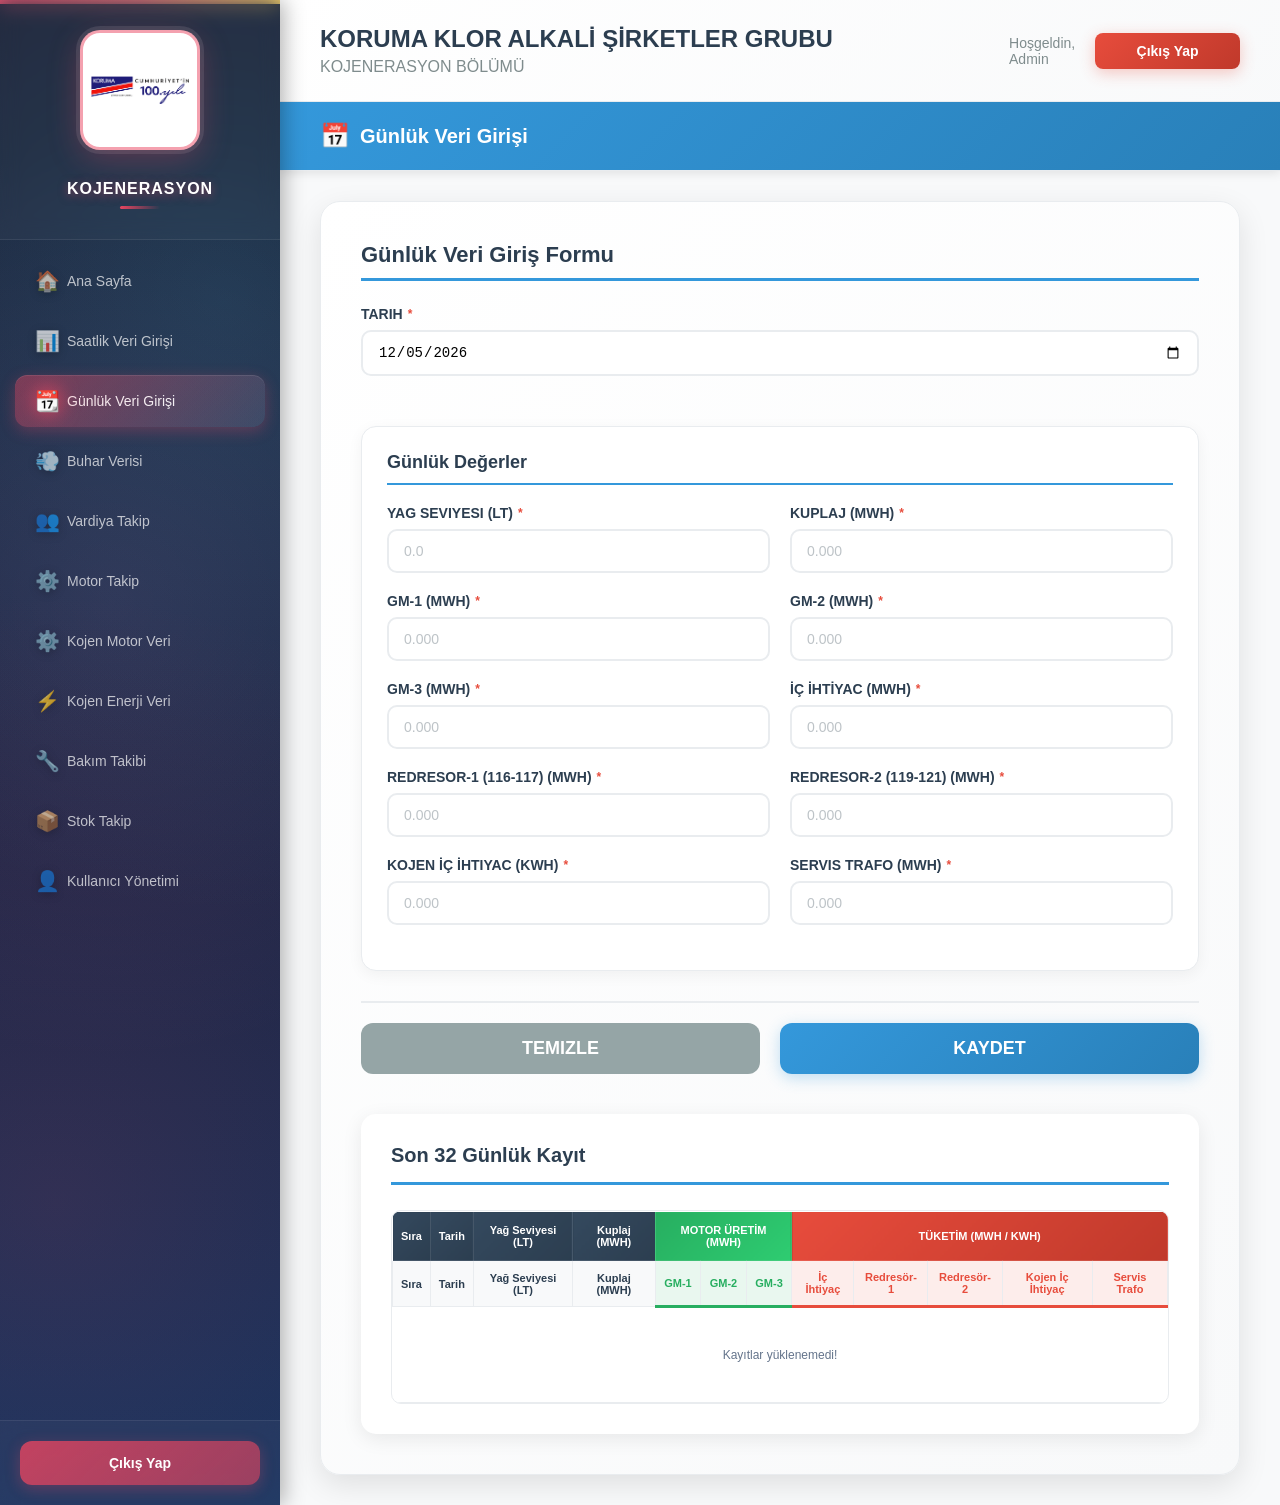
<file: gunluk-veri-giris.html>
<!DOCTYPE html>
<html lang="tr">
<head>
    <meta charset="UTF-8">
    <meta name="viewport" content="width=device-width, initial-scale=1.0">
    <title>Günlük Veri Girişi - Kojenerasyon</title>
    <link rel="stylesheet" href="css/gunluk-veri-giris.css">
    <link href="https://fonts.googleapis.com/css2?family=Inter:wght@300;400;500;600;700&display=swap" rel="stylesheet">
</head>
<body>
    <div class="dashboard-container">
        <!-- Sol Navigasyon Menüsü -->
        <nav class="sidebar">
            <div class="sidebar-header">
                <div class="logo-container">
                    <img src="images/koruma_logo_1.png" alt="Logo" class="logo">
                    <div class="company-name">KOJENERASYON</div>
                </div>
            </div>
            <ul class="sidebar-menu">
                <li class="menu-item">
                    <a href="anasayfa.html" class="menu-link">
                        <span class="menu-icon">🏠</span>
                        <span class="menu-text">Ana Sayfa</span>
                    </a>
                </li>
                <li class="menu-item">
                    <a href="saatlik-veri-giris.html" class="menu-link">
                        <span class="menu-icon">📊</span>
                        <span class="menu-text">Saatlik Veri Girişi</span>
                    </a>
                </li>
                <li class="menu-item active">
                    <a href="gunluk-veri-giris.html" class="menu-link">
                        <span class="menu-icon">📆</span>
                        <span class="menu-text">Günlük Veri Girişi</span>
                    </a>
                </li>
                <li class="menu-item">
                    <a href="buhar-verisi.html" class="menu-link">
                        <span class="menu-icon">💨</span>
                        <span class="menu-text">Buhar Verisi</span>
                    </a>
                </li>
                <li class="menu-item">
                    <a href="vardiya.html" class="menu-link">
                        <span class="menu-icon">👥</span>
                        <span class="menu-text">Vardiya Takip</span>
                    </a>
                </li>
                <li class="menu-item">
                    <a href="motor-takip.html" class="menu-link">
                        <span class="menu-icon">⚙️</span>
                        <span class="menu-text">Motor Takip</span>
                    </a>
                </li>
                <li class="menu-item">
                    <a href="kojen-motor-veri.html" class="menu-link">
                        <span class="menu-icon">⚙️</span>
                        <span class="menu-text">Kojen Motor Veri</span>
                    </a>
                </li>
                <li class="menu-item">
                    <a href="kojen-enerji-veri.html" class="menu-link">
                        <span class="menu-icon">⚡</span>
                        <span class="menu-text">Kojen Enerji Veri</span>
                    </a>
                </li>
                <li class="menu-item">
                    <a href="bakim-takibi.html" class="menu-link">
                        <span class="menu-icon">🔧</span>
                        <span class="menu-text">Bakım Takibi</span>
                    </a>
                </li>
                <li class="menu-item">
                    <a href="stok-takip.html" class="menu-link">
                        <span class="menu-icon">📦</span>
                        <span class="menu-text">Stok Takip</span>
                    </a>
                </li>
                <li class="menu-item">
                    <a href="kullanici-yonetimi.html" class="menu-link">
                        <span class="menu-icon">👤</span>
                        <span class="menu-text">Kullanıcı Yönetimi</span>
                    </a>
                </li>
            </ul>
            <div class="sidebar-footer">
                <button class="logout-btn" id="sidebarLogout">Çıkış Yap</button>
            </div>
        </nav>

        <!-- Ana İçerik Alanı -->
        <div class="main-content">
            <!-- Üst Header -->
            <header class="header">
                <div class="header-top">
                    <div class="company-info">
                        <h1>KORUMA KLOR ALKALİ ŞİRKETLER GRUBU</h1>
                        <h2>KOJENERASYON BÖLÜMÜ</h2>
                    </div>
                    <div class="user-info">
                        <span class="welcome-text">Hoşgeldin, <span id="user-name-display">Admin</span></span>
                        <button class="logout-btn" id="headerLogout">Çıkış Yap</button>
                    </div>
                </div>
                <div class="header-bottom">
                    <h3>Günlük Veri Girişi</h3>
                </div>
            </header>

            <!-- Form İçeriği -->
            <main class="dashboard-content">
                <section class="data-entry-section">
                    <h2 class="section-title">Günlük Veri Giriş Formu</h2>
                    
                    <form id="gunlukVeriForm" class="data-form">
                        <!-- Tarih Bilgisi -->
                        <div class="form-row">
                            <div class="form-group">
                                <label for="TARIH">TARIH</label>
                                <input type="date" id="TARIH" name="TARIH" required>
                            </div>
                        </div>

                        <!-- Günlük Değerler -->
                        <div class="form-section">
                            <h3>Günlük Değerler</h3>
                            <div class="form-row">
                                <div class="form-group">
                                    <label for="YAGSEVIYESI">YAG SEVIYESI (LT)</label>
                                    <input type="number" id="YAGSEVIYESI" name="YAGSEVIYESI" step="0.1" placeholder="0.0" required>
                                </div>
                                <div class="form-group">
                                    <label for="KUPLAJ">KUPLAJ (MWH)</label>
                                    <input type="number" id="KUPLAJ" name="KUPLAJ" step="0.001" placeholder="0.000" required>
                                </div>
                            </div>
                            <div class="form-row">
                                <div class="form-group">
                                    <label for="GM1">GM-1 (MWH)</label>
                                    <input type="number" id="GM1" name="GM1" step="0.001" placeholder="0.000" required>
                                </div>
                                <div class="form-group">
                                    <label for="GM2">GM-2 (MWH)</label>
                                    <input type="number" id="GM2" name="GM2" step="0.001" placeholder="0.000" required>
                                </div>
                            </div>
                            <div class="form-row">
                                <div class="form-group">
                                    <label for="GM3">GM-3 (MWH)</label>
                                    <input type="number" id="GM3" name="GM3" step="0.001" placeholder="0.000" required>
                                </div>
                                <div class="form-group">
                                    <label for="ICIHTIYAC">İÇ İHTİYAC (MWH)</label>
                                    <input type="number" id="ICIHTIYAC" name="ICIHTIYAC" step="0.001" placeholder="0.000" required>
                                </div>
                            </div>
                            <div class="form-row">
                                <div class="form-group">
                                    <label for="REDRESOR1">REDRESOR-1 (116-117) (MWH)</label>
                                    <input type="number" id="REDRESOR1" name="REDRESOR1" step="0.001" placeholder="0.000" required>
                                </div>
                                <div class="form-group">
                                    <label for="REDRESOR2">REDRESOR-2 (119-121) (MWH)</label>
                                    <input type="number" id="REDRESOR2" name="REDRESOR2" step="0.001" placeholder="0.000" required>
                                </div>
                            </div>
                            <div class="form-row">
                                <div class="form-group">
                                    <label for="KOJENICIHTIYAC">KOJEN İÇ İHTIYAC (KWH)</label>
                                    <input type="number" id="KOJENICIHTIYAC" name="KOJENICIHTIYAC" step="0.001" placeholder="0.000" required>
                                </div>
                                <div class="form-group">
                                    <label for="SERVISTRAFO">SERVIS TRAFO (MWH)</label>
                                    <input type="number" id="SERVISTRAFO" name="SERVISTRAFO" step="0.001" placeholder="0.000" required>
                                </div>
                            </div>
                        </div>

                        <!-- Butonlar -->
                        <div class="form-actions">
                            <button type="reset" class="reset-btn">TEMIZLE</button>
                            <button type="submit" class="submit-btn">KAYDET</button>
                        </div>
                    </form>
                    
                    <!-- Son 32 Günlük Kayıtlar -->
                    <div class="recent-records">
                        <h3 class="subsection-title">Son 32 Günlük Kayıt</h3>
                        <div class="table-container">
                            <table class="records-table" id="recordsTable">
                                <thead>
                                    <tr class="group-header">
                                        <th>Sıra</th>
                                        <th>Tarih</th>
                                        <th>Yağ Seviyesi (LT)</th>
                                        <th>Kuplaj (MWH)</th>
                                        <th colspan="3" class="group-production">MOTOR ÜRETİM (MWH)</th>
                                        <th colspan="5" class="group-consumption">TÜKETİM (MWH / KWH)</th>
                                    </tr>
                                    <tr class="sub-header">
                                        <th>Sıra</th>
                                        <th>Tarih</th>
                                        <th>Yağ Seviyesi (LT)</th>
                                        <th>Kuplaj (MWH)</th>
                                        <th class="group-production">GM-1</th>
                                        <th class="group-production">GM-2</th>
                                        <th class="group-production">GM-3</th>
                                        <th class="group-consumption">İç İhtiyaç</th>
                                        <th class="group-consumption">Redresör-1</th>
                                        <th class="group-consumption">Redresör-2</th>
                                        <th class="group-consumption">Kojen İç İhtiyaç</th>
                                        <th class="group-consumption">Servis Trafo</th>
                                    </tr>
                                </thead>
                                <tbody id="recordsTableBody">
                                    <!-- Kayıtlar JavaScript ile doldurulacak -->
                                </tbody>
                            </table>
                        </div>
                    </div>
                </section>
            </main>
        </div>
    </div>

    <script src="js/gunluk-veri-sheets.js"></script>
</body>
</html>
</file>
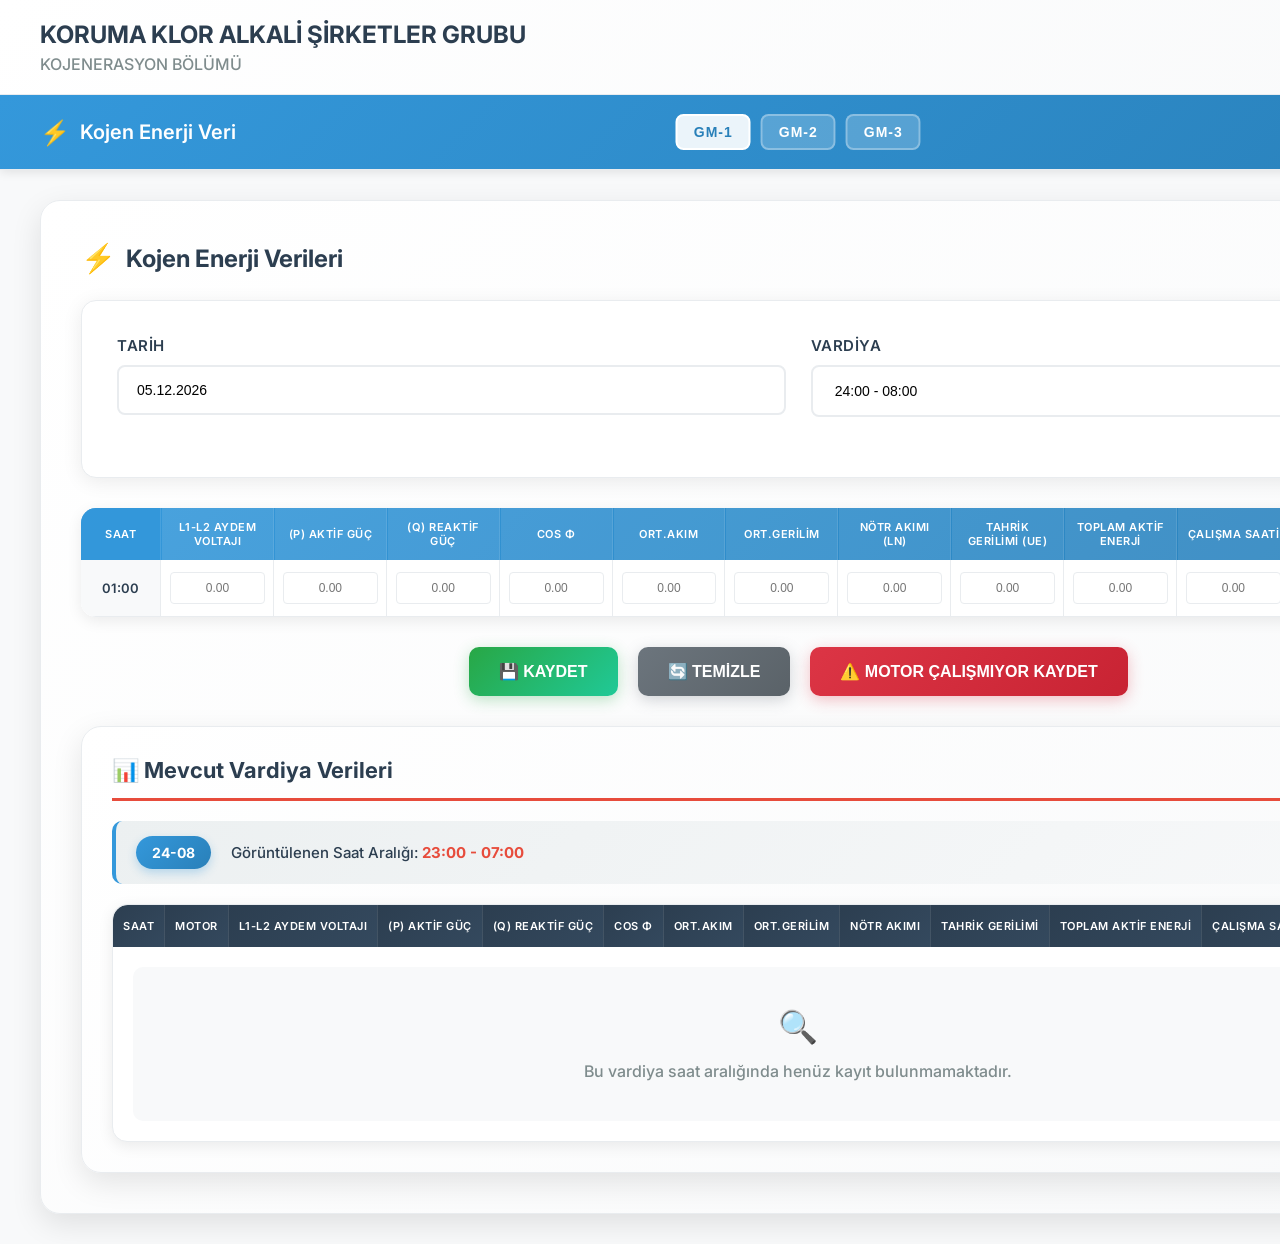
<file: kojen-enerji-veri.html>
<!DOCTYPE html>
<html lang="tr">
<head>
    <meta charset="UTF-8">
    <meta name="viewport" content="width=device-width, initial-scale=1.0">
    <title>Kojen Enerji Veri - Kojenerasyon</title>
    <link rel="stylesheet" href="css/kojen-enerji-veri.css">
    <link href="https://fonts.googleapis.com/css2?family=Inter:wght@300;400;500;600;700&display=swap" rel="stylesheet">
</head>
<body>
    <div class="dashboard-container">
        <!-- Sol Navigasyon Menüsü -->
        <nav class="sidebar">
            <div class="sidebar-header">
                <div class="logo-container">
                    <img src="images/koruma_logo_1.png" alt="Logo" class="logo">
                    <div class="company-name">KOJENERASYON</div>
                </div>
            </div>
            <ul class="sidebar-menu">
                <li class="menu-item">
                    <a href="anasayfa.html" class="menu-link">
                        <span class="menu-icon">🏠</span>
                        <span class="menu-text">Ana Sayfa</span>
                    </a>
                </li>
                <li class="menu-item">
                    <a href="saatlik-veri-giris.html" class="menu-link">
                        <span class="menu-icon">📊</span>
                        <span class="menu-text">Saatlik Veri Girişi</span>
                    </a>
                </li>
                <li class="menu-item">
                    <a href="gunluk-veri-giris.html" class="menu-link">
                        <span class="menu-icon">📆</span>
                        <span class="menu-text">Günlük Veri Girişi</span>
                    </a>
                </li>
                <li class="menu-item">
                    <a href="buhar-verisi.html" class="menu-link">
                        <span class="menu-icon">💨</span>
                        <span class="menu-text">Buhar Verisi</span>
                    </a>
                </li>
                <li class="menu-item">
                    <a href="vardiya.html" class="menu-link">
                        <span class="menu-icon">👥</span>
                        <span class="menu-text">Vardiya Takip</span>
                    </a>
                </li>
                <li class="menu-item">
                    <a href="motor-takip.html" class="menu-link">
                        <span class="menu-icon">⚙️</span>
                        <span class="menu-text">Motor Takip</span>
                    </a>
                </li>
                <li class="menu-item">
                    <a href="kojen-motor-veri.html" class="menu-link">
                        <span class="menu-icon">⚙️</span>
                        <span class="menu-text">Kojen Motor Veri</span>
                    </a>
                </li>
                <li class="menu-item active">
                    <a href="kojen-enerji-veri.html" class="menu-link">
                        <span class="menu-icon">⚡</span>
                        <span class="menu-text">Kojen Enerji Veri</span>
                    </a>
                </li>
                <li class="menu-item">
                    <a href="bakim-takibi.html" class="menu-link">
                        <span class="menu-icon">🔧</span>
                        <span class="menu-text">Bakım Takibi</span>
                    </a>
                </li>
                <li class="menu-item">
                    <a href="stok-takip.html" class="menu-link">
                        <span class="menu-icon">📦</span>
                        <span class="menu-text">Stok Takip</span>
                    </a>
                </li>
                <li class="menu-item">
                    <a href="kullanici-yonetimi.html" class="menu-link">
                        <span class="menu-icon">👤</span>
                        <span class="menu-text">Kullanıcı Yönetimi</span>
                    </a>
                </li>
            </ul>
            <div class="sidebar-footer">
                <button class="logout-btn" id="sidebarLogout">Çıkış Yap</button>
            </div>
        </nav>

        <!-- Ana İçerik Alanı -->
        <div class="main-content">
            <!-- Üst Header -->
            <header class="header">
                <div class="header-top">
                    <div class="company-info">
                        <h1>KORUMA KLOR ALKALİ ŞİRKETLER GRUBU</h1>
                        <h2>KOJENERASYON BÖLÜMÜ</h2>
                    </div>
                    <div class="user-info">
                        <span class="welcome-text">Hoşgeldin, <span id="user-name-display">Admin</span></span>
                        <button class="logout-btn" id="headerLogout">Çıkış Yap</button>
                    </div>
                </div>
                <div class="header-bottom">
                    <h3>Kojen Enerji Veri</h3>
                    <div class="motor-selector-buttons">
                        <button type="button" class="motor-btn active" data-motor="GM-1">GM-1</button>
                        <button type="button" class="motor-btn" data-motor="GM-2">GM-2</button>
                        <button type="button" class="motor-btn" data-motor="GM-3">GM-3</button>
                    </div>
                </div>
            </header>

            <!-- Ana İçerik -->
            <main class="dashboard-content">
                <section class="kojen-selector-section">
                    <h2 class="section-title">Kojen Enerji Verileri</h2>
                    
                    <div class="selector-form">
                        <!-- Tarih ve Vardiya Seçimi -->
                        <div class="form-row">
                            <div class="form-group">
                                <label for="tarihSecimi">TARİH</label>
                                <input type="text" id="tarihSecimi" name="tarihSecimi" placeholder="GG.AA.YYYY" pattern="\d{2}\.\d{2}\.\d{4}" maxlength="10" required>
                            </div>
                            
                            <div class="form-group">
                                <label for="vardiyaSecimi">VARDİYA</label>
                                <select id="vardiyaSecimi" name="vardiyaSecimi" required>
                                    <option value="">Vardiya seçin...</option>
                                    <option value="08-16">08:00 - 16:00</option>
                                    <option value="16-24">16:00 - 24:00</option>
                                    <option value="24-08">24:00 - 08:00</option>
                                </select>
                            </div>
                        </div>
                    </div>
                    
                    <!-- Enerji Veri Tablosu -->
                    <div class="kojen-enerji-table-container">
                        <div class="kojen-enerji-table-header">
                            <div class="kojen-enerji-table-row">
                                <div class="kojen-enerji-table-cell header-cell sticky-col">SAAT</div>
                                <div class="kojen-enerji-table-cell header-cell">L1-L2 AYDEM VOLTAJI</div>
                                <div class="kojen-enerji-table-cell header-cell">(P) AKTİF GÜÇ</div>
                                <div class="kojen-enerji-table-cell header-cell">(Q) REAKTİF GÜÇ</div>
                                <div class="kojen-enerji-table-cell header-cell">Cos φ</div>
                                <div class="kojen-enerji-table-cell header-cell">ORT.AKIM</div>
                                <div class="kojen-enerji-table-cell header-cell">ORT.GERİLİM</div>
                                <div class="kojen-enerji-table-cell header-cell">NÖTR AKIMI (LN)</div>
                                <div class="kojen-enerji-table-cell header-cell">TAHRİK GERİLİMİ (UE)</div>
                                <div class="kojen-enerji-table-cell header-cell">TOPLAM AKTİF ENERJİ</div>
                                <div class="kojen-enerji-table-cell header-cell">ÇALIŞMA SAATİ</div>
                                <div class="kojen-enerji-table-cell header-cell">KALKIŞ SAYISI</div>
                            </div>
                        </div>
                        
                        <div class="kojen-enerji-table-body">
                            <!-- Tablo içeriği buraya eklenecek -->
                            <div class="kojen-enerji-table-row">
                                <div class="kojen-enerji-table-cell sticky-col">00:00</div>
                                <div class="kojen-enerji-table-cell">
                                    <input type="text" class="kojen-input" placeholder="0.00">
                                </div>
                                <div class="kojen-enerji-table-cell">
                                    <input type="text" class="kojen-input" placeholder="0.00">
                                </div>
                                <div class="kojen-enerji-table-cell">
                                    <input type="text" class="kojen-input" placeholder="0.00">
                                </div>
                                <div class="kojen-enerji-table-cell">
                                    <input type="text" class="kojen-input" placeholder="0.00">
                                </div>
                                <div class="kojen-enerji-table-cell">
                                    <input type="text" class="kojen-input" placeholder="0.00">
                                </div>
                                <div class="kojen-enerji-table-cell">
                                    <input type="text" class="kojen-input" placeholder="0.00">
                                </div>
                                <div class="kojen-enerji-table-cell">
                                    <input type="text" class="kojen-input" placeholder="0.00">
                                </div>
                                <div class="kojen-enerji-table-cell">
                                    <input type="text" class="kojen-input" placeholder="0.00">
                                </div>
                                <div class="kojen-enerji-table-cell">
                                    <input type="text" class="kojen-input" placeholder="0.00">
                                </div>
                                <div class="kojen-enerji-table-cell">
                                    <input type="text" class="kojen-input" placeholder="0.00">
                                </div>
                                <div class="kojen-enerji-table-cell">
                                    <input type="text" class="kojen-input" placeholder="0.00">
                                </div>
                            </div>
                        </div>
                    </div>
                    
                    <!-- Butonlar -->
                    <div class="form-actions">
                        <button type="button" class="btn-primary" id="kaydetBtn">💾 KAYDET</button>
                        <button type="button" class="btn-secondary" id="temizleBtn">🔄 TEMİZLE</button>
                        <button type="button" class="btn-danger" id="motorCalismiyorKaydetBtn">⚠️ MOTOR ÇALIŞMIYOR KAYDET</button>
                    </div>
                    
                    <!-- Vardiya Verileri Görüntüleme Bölümü -->
                    <div class="vardiya-verileri-section" id="vardiyaVerileriSection">
                        <h3 class="vardiya-title">📊 Mevcut Vardiya Verileri</h3>
                        <div class="vardiya-info" id="vardiyaInfo">
                            <span class="vardiya-badge" id="vardiyaBadge">08-16</span>
                            <span class="saat-araligi">Görüntülenen Saat Aralığı: <span id="saatAraligi">07:00 - 15:00</span></span>
                        </div>
                        <div class="vardiya-table-container">
                            <table class="vardiya-table" id="vardiyaTable">
                                <thead>
                                    <tr>
                                        <th>Saat</th>
                                        <th>Motor</th>
                                        <th>L1-L2 AYDEM VOLTAJI</th>
                                        <th>(P) AKTİF GÜÇ</th>
                                        <th>(Q) REAKTİF GÜÇ</th>
                                        <th>Cos φ</th>
                                        <th>ORT.AKIM</th>
                                        <th>ORT.GERİLİM</th>
                                        <th>NÖTR AKIMI</th>
                                        <th>TAHRİK GERİLİMİ</th>
                                        <th>TOPLAM AKTİF ENERJİ</th>
                                        <th>ÇALIŞMA SAATİ</th>
                                        <th>KALKIŞ SAYISI</th>
                                        <th>Durum</th>
                                    </tr>
                                </thead>
                                <tbody id="vardiyaTableBody">
                                    <!-- JavaScript ile doldurulacak -->
                                </tbody>
                            </table>
                            <div class="no-data-message" id="noDataMessage" style="display: none;">
                                Bu vardiya saat aralığında henüz kayıt bulunmamaktadır.
                            </div>
                        </div>
                    </div>
                </section>
            </main>
        </div>
    </div>

    <script src="js/kojen-enerji-sheets.js"></script>
    <script src="js/kojen-enerji-veri.js"></script>
</body>
</html>
</file>
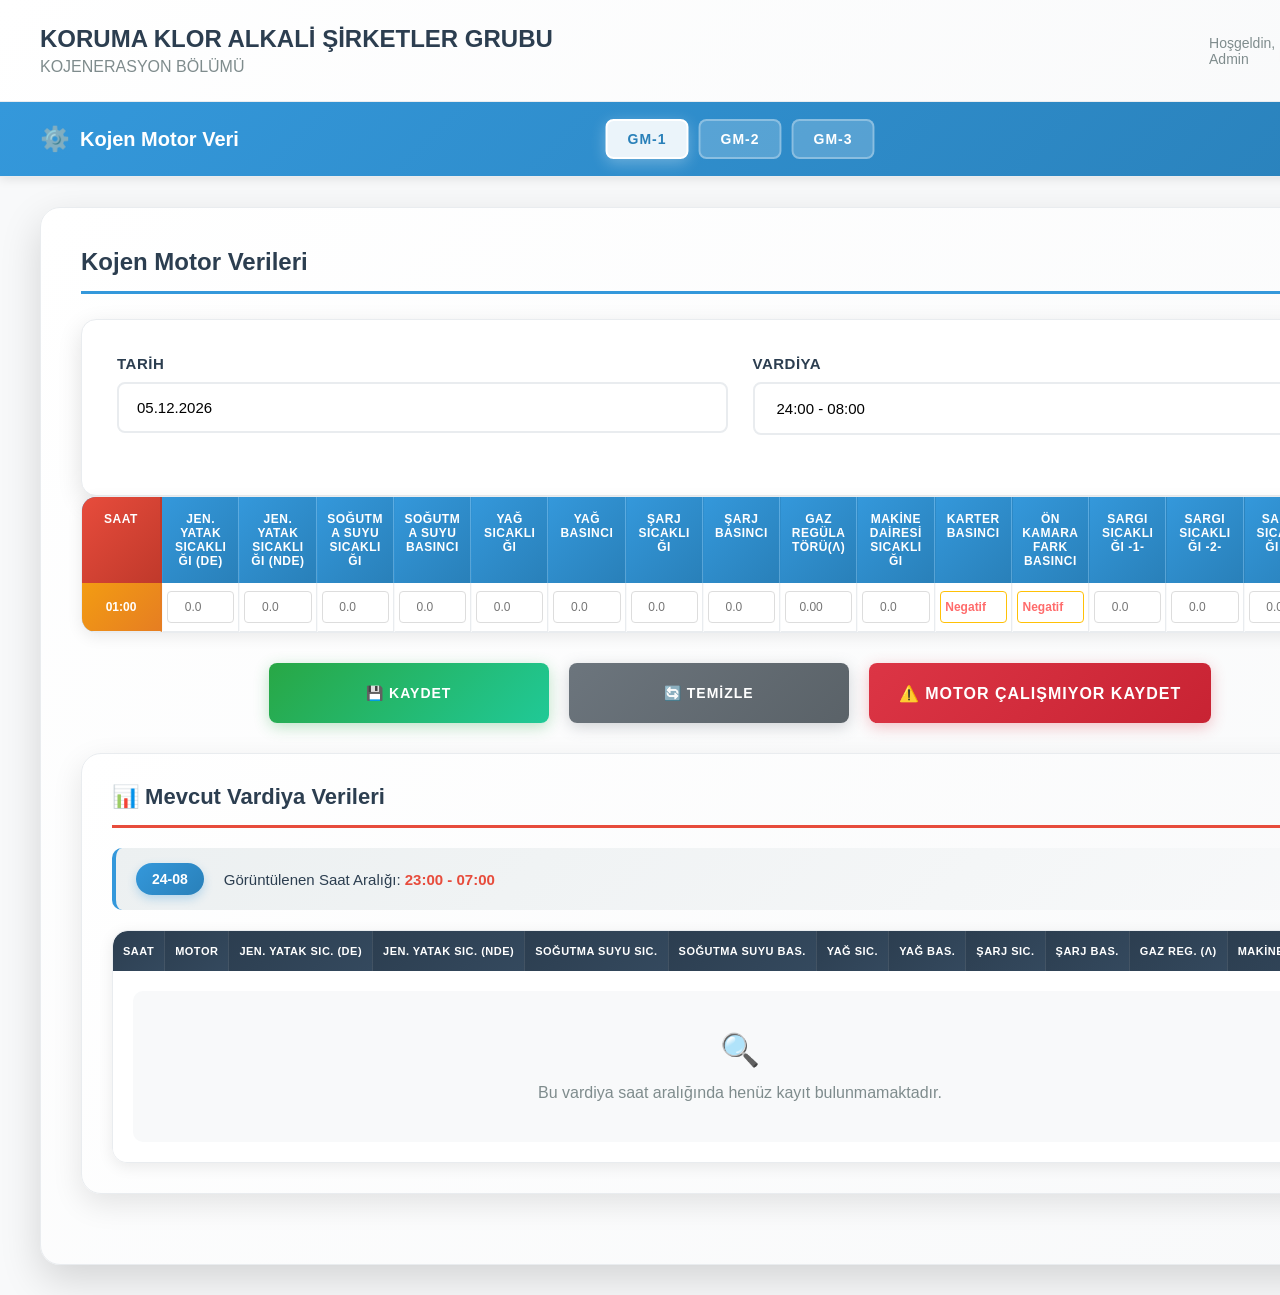
<file: kojen-motor-veri.html>
<!DOCTYPE html>
<html lang="tr">
<head>
    <meta charset="UTF-8">
    <meta name="viewport" content="width=device-width, initial-scale=1.0">
    <title>Kojen Motor Veri - Kojenerasyon</title>
    <link rel="stylesheet" href="css/kojen-motor-veri.css">
    <link href="https://fonts.googleapis.com/css2?family=Inter:wght@300;400;500;600;700&display=swap" rel="stylesheet">
</head>
<body>
    <div class="dashboard-container">
        <!-- Sol Navigasyon Menüsü -->
        <nav class="sidebar">
            <div class="sidebar-header">
                <div class="logo-container">
                    <img src="images/koruma_logo_1.png" alt="Logo" class="logo">
                    <div class="company-name">KOJENERASYON</div>
                </div>
            </div>
            <ul class="sidebar-menu">
                <li class="menu-item">
                    <a href="anasayfa.html" class="menu-link">
                        <span class="menu-icon">🏠</span>
                        <span class="menu-text">Ana Sayfa</span>
                    </a>
                </li>
                <li class="menu-item">
                    <a href="saatlik-veri-giris.html" class="menu-link">
                        <span class="menu-icon">📊</span>
                        <span class="menu-text">Saatlik Veri Girişi</span>
                    </a>
                </li>
                <li class="menu-item">
                    <a href="gunluk-veri-giris.html" class="menu-link">
                        <span class="menu-icon">📆</span>
                        <span class="menu-text">Günlük Veri Girişi</span>
                    </a>
                </li>
                <li class="menu-item">
                    <a href="buhar-verisi.html" class="menu-link">
                        <span class="menu-icon">💨</span>
                        <span class="menu-text">Buhar Verisi</span>
                    </a>
                </li>
                <li class="menu-item">
                    <a href="vardiya.html" class="menu-link">
                        <span class="menu-icon">👥</span>
                        <span class="menu-text">Vardiya Takip</span>
                    </a>
                </li>
                <li class="menu-item">
                    <a href="motor-takip.html" class="menu-link">
                        <span class="menu-icon">⚙️</span>
                        <span class="menu-text">Motor Takip</span>
                    </a>
                </li>
                <li class="menu-item active">
                    <a href="kojen-motor-veri.html" class="menu-link">
                        <span class="menu-icon">⚙️</span>
                        <span class="menu-text">Kojen Motor Veri</span>
                    </a>
                </li>
                <li class="menu-item">
                    <a href="kojen-enerji-veri.html" class="menu-link">
                        <span class="menu-icon">⚡</span>
                        <span class="menu-text">Kojen Enerji Veri</span>
                    </a>
                </li>
                <li class="menu-item">
                    <a href="bakim-takibi.html" class="menu-link">
                        <span class="menu-icon">🔧</span>
                        <span class="menu-text">Bakım Takibi</span>
                    </a>
                </li>
                <li class="menu-item">
                    <a href="stok-takip.html" class="menu-link">
                        <span class="menu-icon">📦</span>
                        <span class="menu-text">Stok Takip</span>
                    </a>
                </li>
                <li class="menu-item">
                    <a href="kullanici-yonetimi.html" class="menu-link">
                        <span class="menu-icon">👤</span>
                        <span class="menu-text">Kullanıcı Yönetimi</span>
                    </a>
                </li>
            </ul>
            <div class="sidebar-footer">
                <button class="logout-btn" id="sidebarLogout">Çıkış Yap</button>
            </div>
        </nav>

        <!-- Ana İçerik Alanı -->
        <div class="main-content">
            <!-- Üst Header -->
            <header class="header">
                <div class="header-top">
                    <div class="company-info">
                        <h1>KORUMA KLOR ALKALİ ŞİRKETLER GRUBU</h1>
                        <h2>KOJENERASYON BÖLÜMÜ</h2>
                    </div>
                    <div class="user-info">
                        <span class="welcome-text">Hoşgeldin, <span id="user-name-display">Admin</span></span>
                        <button class="logout-btn" id="headerLogout">Çıkış Yap</button>
                    </div>
                </div>
                <div class="header-bottom">
                    <h3>Kojen Motor Veri</h3>
                    <div class="motor-selector-buttons">
                        <button type="button" class="motor-btn active" data-motor="GM-1">GM-1</button>
                        <button type="button" class="motor-btn" data-motor="GM-2">GM-2</button>
                        <button type="button" class="motor-btn" data-motor="GM-3">GM-3</button>
                    </div>
                </div>
            </header>

            <!-- Ana İçerik -->
            <main class="dashboard-content">
                <section class="kojen-selector-section">
                    <h2 class="section-title">Kojen Motor Verileri</h2>
                    
                    <div class="selector-form">
                        <!-- Tarih ve Vardiya Seçimi -->
                        <div class="form-row">
                            <div class="form-group">
                                <label for="tarihSecimi">TARİH</label>
                                <input type="text" id="tarihSecimi" name="tarihSecimi" placeholder="GG.AA.YYYY" pattern="\d{2}\.\d{2}\.\d{4}" maxlength="10" required>
                            </div>
                            
                            <div class="form-group">
                                <label for="vardiyaSecimi">VARDİYA</label>
                                <select id="vardiyaSecimi" name="vardiyaSecimi" required>
                                    <option value="">Vardiya seçin...</option>
                                    <option value="08-16">08:00 - 16:00</option>
                                    <option value="16-24">16:00 - 24:00</option>
                                    <option value="24-08">24:00 - 08:00</option>
                                </select>
                            </div>
                        </div>
                    </div>
                    
                    <!-- Motor Veri Tablosu -->
                    <div class="kojen-table-container">
                        <div class="kojen-table-header">
                            <div class="kojen-table-row">
                                <div class="kojen-table-cell header-cell sticky-col current-hour">SAAT</div>
                                <div class="kojen-table-cell header-cell">JEN. YATAK SICAKLIĞI (DE)</div>
                                <div class="kojen-table-cell header-cell">JEN. YATAK SICAKLIĞI (NDE)</div>
                                <div class="kojen-table-cell header-cell">SOĞUTMA SUYU SICAKLIĞI</div>
                                <div class="kojen-table-cell header-cell">SOĞUTMA SUYU BASINCI</div>
                                <div class="kojen-table-cell header-cell">YAĞ SICAKLIĞI</div>
                                <div class="kojen-table-cell header-cell">YAĞ BASINCI</div>
                                <div class="kojen-table-cell header-cell">ŞARJ SICAKLIĞI</div>
                                <div class="kojen-table-cell header-cell">ŞARJ BASINCI</div>
                                <div class="kojen-table-cell header-cell">GAZ REGÜLATÖRÜ(λ)</div>
                                <div class="kojen-table-cell header-cell">MAKİNE DAİRESİ SICAKLIĞI</div>
                                <div class="kojen-table-cell header-cell">KARTER BASINCI</div>
                                <div class="kojen-table-cell header-cell">ÖN KAMARA FARK BASINCI</div>
                                <div class="kojen-table-cell header-cell">SARGI SICAKLIĞI -1-</div>
                                <div class="kojen-table-cell header-cell">SARGI SICAKLIĞI -2-</div>
                                <div class="kojen-table-cell header-cell">SARGI SICAKLIĞI -3-</div>
                            </div>
                            <div class="kojen-table-row input-row">
                                <div class="kojen-table-cell sticky-col" id="currentHour">13:00</div>
                                <div class="kojen-table-cell">
                                    <input type="number" class="data-input" id="jenYatakSicaklikDE" placeholder="0.0" step="0.1">
                                </div>
                                <div class="kojen-table-cell">
                                    <input type="number" class="data-input" id="jenYatakSicaklikNDE" placeholder="0.0" step="0.1">
                                </div>
                                <div class="kojen-table-cell">
                                    <input type="number" class="data-input" id="sogutmaSuyuSicaklik" placeholder="0.0" step="0.1">
                                </div>
                                <div class="kojen-table-cell">
                                    <input type="number" class="data-input" id="sogutmaSuyuBasinc" placeholder="0.0" step="0.1">
                                </div>
                                <div class="kojen-table-cell">
                                    <input type="number" class="data-input" id="yagSicaklik" placeholder="0.0" step="0.1">
                                </div>
                                <div class="kojen-table-cell">
                                    <input type="number" class="data-input" id="yagBasinc" placeholder="0.0" step="0.1">
                                </div>
                                <div class="kojen-table-cell">
                                    <input type="number" class="data-input" id="sarjSicaklik" placeholder="0.0" step="0.1">
                                </div>
                                <div class="kojen-table-cell">
                                    <input type="number" class="data-input" id="sarjBasinc" placeholder="0.0" step="0.1">
                                </div>
                                <div class="kojen-table-cell">
                                    <input type="number" class="data-input" id="gazRegulatoru" placeholder="0.00" step="0.01">
                                </div>
                                <div class="kojen-table-cell">
                                    <input type="number" class="data-input" id="makineDairesiSicaklik" placeholder="0.0" step="0.1">
                                </div>
                                <div class="kojen-table-cell">
                                    <input type="number" class="data-input" id="karterBasinc" placeholder="Negatif" step="0.01" min="-999">
                                </div>
                                <div class="kojen-table-cell">
                                    <input type="number" class="data-input" id="onKamaraFarkBasinc" placeholder="Negatif" step="0.01" min="-999">
                                </div>
                                <div class="kojen-table-cell">
                                    <input type="number" class="data-input" id="sargiSicaklik1" placeholder="0.0" step="0.1">
                                </div>
                                <div class="kojen-table-cell">
                                    <input type="number" class="data-input" id="sargiSicaklik2" placeholder="0.0" step="0.1">
                                </div>
                                <div class="kojen-table-cell">
                                    <input type="number" class="data-input" id="sargiSicaklik3" placeholder="0.0" step="0.1">
                                </div>
                            </div>
                        </div>
                        <div class="kojen-table-body" id="kojen-table-body">
                            <!-- JavaScript tarafından doldurulacak -->
                        </div>
                    </div>
                    
                    <!-- Butonlar -->
                    <div class="form-actions">
                        <button type="button" class="btn-primary" id="kaydetBtn">💾 KAYDET</button>
                        <button type="button" class="btn-secondary" id="temizleBtn">🔄 TEMİZLE</button>
                        <button type="button" class="btn-danger" id="motorCalismiyorKaydetBtn">⚠️ MOTOR ÇALIŞMIYOR KAYDET</button>
                    </div>
                    
                    <!-- Vardiya Verileri Görüntüleme Bölümü -->
                    <div class="vardiya-verileri-section" id="vardiyaVerileriSection">
                        <h3 class="vardiya-title">📊 Mevcut Vardiya Verileri</h3>
                        <div class="vardiya-info" id="vardiyaInfo">
                            <span class="vardiya-badge" id="vardiyaBadge">08-16</span>
                            <span class="saat-araligi">Görüntülenen Saat Aralığı: <span id="saatAraligi">07:00 - 15:00</span></span>
                        </div>
                        <div class="vardiya-table-container">
                            <table class="vardiya-table" id="vardiyaTable">
                                <thead>
                                    <tr>
                                        <th>Saat</th>
                                        <th>Motor</th>
                                        <th>JEN. YATAK SIC. (DE)</th>
                                        <th>JEN. YATAK SIC. (NDE)</th>
                                        <th>SOĞUTMA SUYU SIC.</th>
                                        <th>SOĞUTMA SUYU BAS.</th>
                                        <th>YAĞ SIC.</th>
                                        <th>YAĞ BAS.</th>
                                        <th>ŞARJ SIC.</th>
                                        <th>ŞARJ BAS.</th>
                                        <th>GAZ REG. (λ)</th>
                                        <th>MAKİNE DAİRESİ SIC.</th>
                                        <th>KARTER BAS.</th>
                                        <th>ÖN KAMARA FARK BAS.</th>
                                        <th>SARGI SIC. -1-</th>
                                        <th>SARGI SIC. -2-</th>
                                        <th>SARGI SIC. -3-</th>
                                        <th>Durum</th>
                                    </tr>
                                </thead>
                                <tbody id="vardiyaTableBody">
                                    <!-- JavaScript ile doldurulacak -->
                                </tbody>
                            </table>
                            <div class="no-data-message" id="noDataMessage" style="display: none;">
                                Bu vardiya saat aralığında henüz kayıt bulunmamaktadır.
                            </div>
                        </div>
                    </div>
                </section>
            </main>
        </div>
    </div>

    <script src="js/kojen-motor-sheets.js"></script>
    <script src="js/kojen-motor-veri.js"></script>
</body>
</html>
</file>
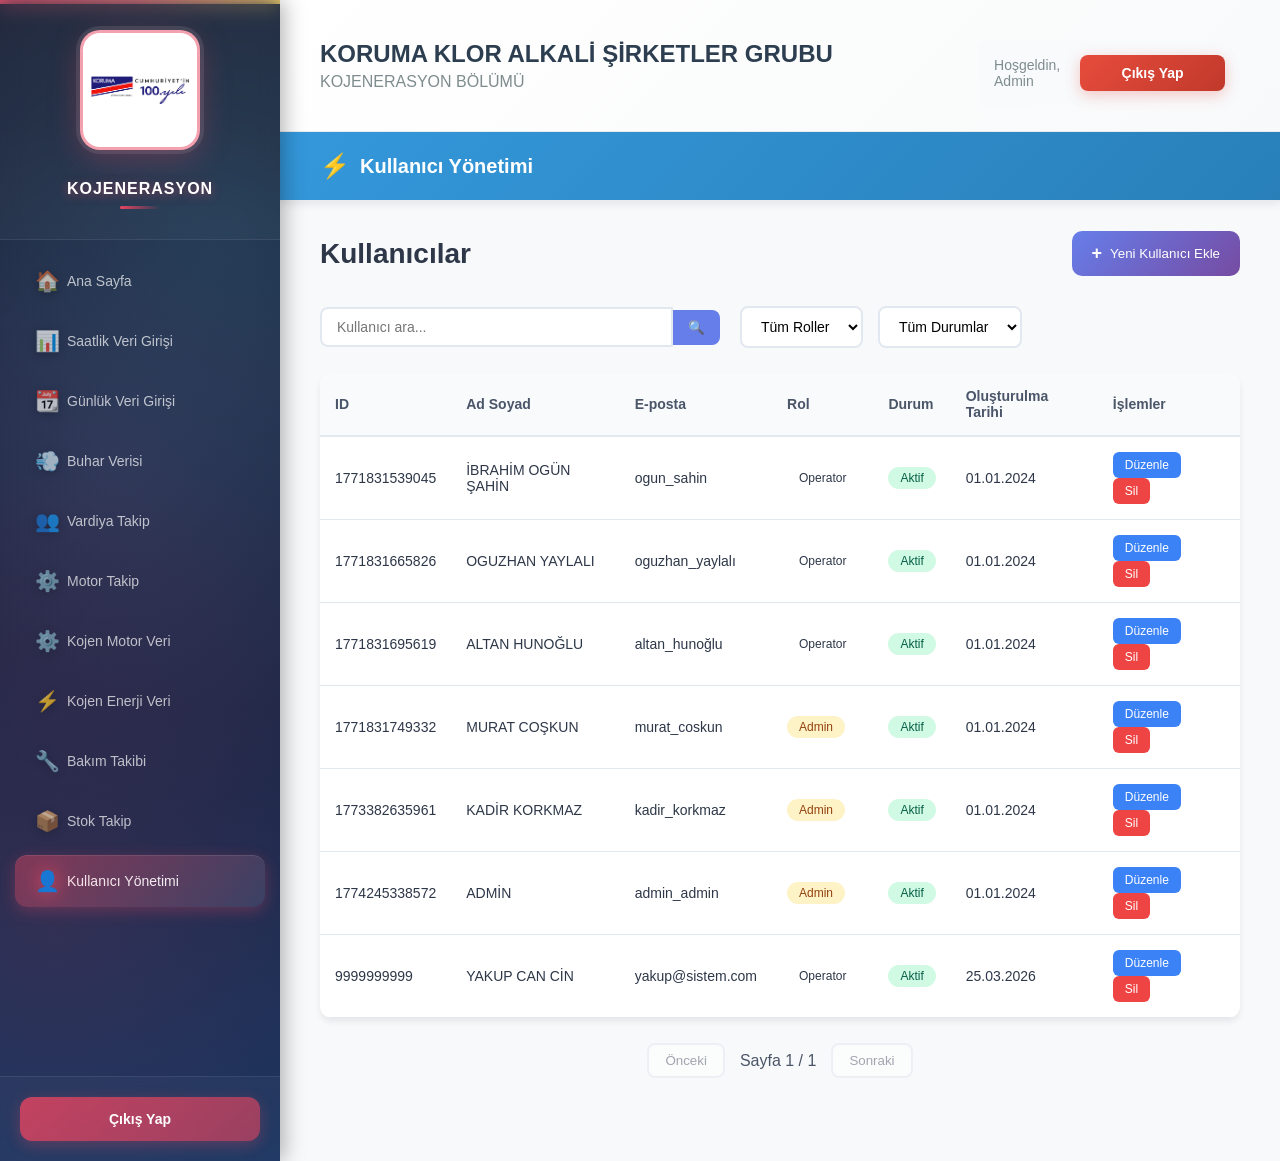
<file: kullanici-yonetimi.html>
<!DOCTYPE html>
<html lang="tr">
<head>
    <meta charset="UTF-8">
    <meta name="viewport" content="width=device-width, initial-scale=1.0">
    <title>Takip Sistemi - Kullanıcı Yönetimi</title>
    <link rel="stylesheet" href="css/kullanici-yonetimi.css">
    <link href="https://fonts.googleapis.com/css2?family=Inter:wght@300;400;500;600;700&display=swap" rel="stylesheet">
</head>
<body>
    <div class="dashboard-container">
        <!-- Sol Navigasyon Menüsü -->
        <nav class="sidebar">
            <div class="sidebar-header">
                <div class="logo-container">
                    <img src="images/koruma_logo_1.png" alt="Logo" class="logo">
                    <div class="company-name">KOJENERASYON</div>
                </div>
            </div>
            <ul class="sidebar-menu">
                <li class="menu-item">
                    <a href="anasayfa.html" class="menu-link">
                        <span class="menu-icon">🏠</span>
                        <span class="menu-text">Ana Sayfa</span>
                    </a>
                </li>
                <li class="menu-item">
                    <a href="saatlik-veri-giris.html" class="menu-link">
                        <span class="menu-icon">📊</span>
                        <span class="menu-text">Saatlik Veri Girişi</span>
                    </a>
                </li>
                <li class="menu-item">
                    <a href="gunluk-veri-giris.html" class="menu-link">
                        <span class="menu-icon">📆</span>
                        <span class="menu-text">Günlük Veri Girişi</span>
                    </a>
                </li>
                <li class="menu-item">
                    <a href="buhar-verisi.html" class="menu-link">
                        <span class="menu-icon">💨</span>
                        <span class="menu-text">Buhar Verisi</span>
                    </a>
                </li>
                <li class="menu-item">
                    <a href="vardiya.html" class="menu-link">
                        <span class="menu-icon">👥</span>
                        <span class="menu-text">Vardiya Takip</span>
                    </a>
                </li>
                <li class="menu-item">
                    <a href="motor-takip.html" class="menu-link">
                        <span class="menu-icon">⚙️</span>
                        <span class="menu-text">Motor Takip</span>
                    </a>
                </li>
                <li class="menu-item">
                    <a href="kojen-motor-veri.html" class="menu-link">
                        <span class="menu-icon">⚙️</span>
                        <span class="menu-text">Kojen Motor Veri</span>
                    </a>
                </li>
                <li class="menu-item">
                    <a href="kojen-enerji-veri.html" class="menu-link">
                        <span class="menu-icon">⚡</span>
                        <span class="menu-text">Kojen Enerji Veri</span>
                    </a>
                </li>
                <li class="menu-item">
                    <a href="bakim-takibi.html" class="menu-link">
                        <span class="menu-icon">🔧</span>
                        <span class="menu-text">Bakım Takibi</span>
                    </a>
                </li>
                <li class="menu-item">
                    <a href="stok-takip.html" class="menu-link">
                        <span class="menu-icon">📦</span>
                        <span class="menu-text">Stok Takip</span>
                    </a>
                </li>
                <li class="menu-item active">
                    <a href="kullanici-yonetimi.html" class="menu-link">
                        <span class="menu-icon">👤</span>
                        <span class="menu-text">Kullanıcı Yönetimi</span>
                    </a>
                </li>
            </ul>
            <div class="sidebar-footer">
                <button class="logout-btn" id="sidebarLogout">Çıkış Yap</button>
            </div>
        </nav>

        <!-- Ana İçerik Alanı -->
        <div class="main-content">
            <!-- Üst Header -->
            <header class="header">
                <div class="header-top">
                    <div class="company-info">
                        <h1>KORUMA KLOR ALKALİ ŞİRKETLER GRUBU</h1>
                        <h2>KOJENERASYON BÖLÜMÜ</h2>
                    </div>
                    <div class="user-info">
                        <span class="welcome-text">Hoşgeldin, <span id="user-name-display">Admin</span></span>
                        <button class="logout-btn" id="headerLogout">Çıkış Yap</button>
                    </div>
                </div>
                <div class="header-bottom">
                    <h3>Kullanıcı Yönetimi</h3>
                </div>
            </header>

            <!-- Ana İçerik -->
            <main class="content">
            <div class="admin-content">
                <div class="page-header">
                    <h2>Kullanıcılar</h2>
                    <button class="add-user-btn" id="addUserBtn">
                        <span>+</span> Yeni Kullanıcı Ekle
                    </button>
                </div>

                <div class="user-filters">
                    <div class="search-box">
                        <input type="text" id="searchInput" placeholder="Kullanıcı ara...">
                        <button class="search-btn">🔍</button>
                    </div>
                    <div class="filter-options">
                        <select id="roleFilter">
                            <option value="">Tüm Roller</option>
                            <option value="admin">Admin</option>
                            <option value="operator">Operatör</option>
                        </select>
                        <select id="statusFilter">
                            <option value="">Tüm Durumlar</option>
                            <option value="active">Aktif</option>
                            <option value="inactive">Pasif</option>
                        </select>
                    </div>
                </div>

                <div class="users-table-container">
                    <table class="users-table">
                        <thead>
                            <tr>
                                <th>ID</th>
                                <th>Ad Soyad</th>
                                <th>E-posta</th>
                                <th>Rol</th>
                                <th>Durum</th>
                                <th>Oluşturulma Tarihi</th>
                                <th>İşlemler</th>
                            </tr>
                        </thead>
                        <tbody id="usersTableBody">
                            <tr>
                                <td>1</td>
                                <td>Admin Kullanıcı</td>
                                <td>admin@sistem.com</td>
                                <td><span class="role-badge admin">Admin</span></td>
                                <td><span class="status-badge active">Aktif</span></td>
                                <td>01.01.2024</td>
                                <td>
                                    <button class="action-btn edit" data-user-id="1">Düzenle</button>
                                    <button class="action-btn delete" data-user-id="1">Sil</button>
                                </td>
                            </tr>
                            <tr>
                                <td>2</td>
                                <td>Test Kullanıcı</td>
                                <td>test@sistem.com</td>
                                <td><span class="role-badge user">Kullanıcı</span></td>
                                <td><span class="status-badge active">Aktif</span></td>
                                <td>15.01.2024</td>
                                <td>
                                    <button class="action-btn edit" data-user-id="2">Düzenle</button>
                                    <button class="action-btn delete" data-user-id="2">Sil</button>
                                </td>
                            </tr>
                        </tbody>
                    </table>
                </div>

                <div class="pagination">
                    <button class="pagination-btn" id="prevPage">Önceki</button>
                    <span class="page-info">Sayfa 1 / 1</span>
                    <button class="pagination-btn" id="nextPage">Sonraki</button>
                </div>
            </div>
            </main>
        </div>
    </div>

    <!-- Kullanıcı Ekle/Düzenle Modal -->
    <div id="userModal" class="modal">
        <div class="modal-content">
            <div class="modal-header">
                <h3 id="modalTitle">Yeni Kullanıcı Ekle</h3>
                <span class="close">&times;</span>
            </div>
            <form id="userForm">
                <div class="form-row">
                    <div class="form-group">
                        <label for="firstName">Ad</label>
                        <input type="text" id="firstName" name="firstName" required>
                    </div>
                    <div class="form-group">
                        <label for="lastName">Soyad</label>
                        <input type="text" id="lastName" name="lastName" required>
                    </div>
                </div>
                <div class="form-group">
                    <label for="email">E-posta</label>
                    <input type="email" id="email" name="email" required>
                </div>
                <div class="form-group">
                    <label for="password">Şifre</label>
                    <input type="password" id="password" name="password">
                </div>
                <div class="form-group">
                    <label for="role">Rol</label>
                    <select id="role" name="role" required>
                        <option value="">Seçin...</option>
                        <option value="admin">Admin</option>
                        <option value="operator">Operator</option>
                    </select>
                </div>
                <div class="form-group">
                    <label for="status">Durum</label>
                    <select id="status" name="status" required>
                        <option value="active">Aktif</option>
                        <option value="inactive">Pasif</option>
                    </select>
                </div>
                <div class="form-actions">
                    <button type="button" class="cancel-btn" id="cancelBtn">İptal</button>
                    <button type="submit" class="save-btn">Kaydet</button>
                </div>
            </form>
        </div>
    </div>

    <!-- Silme Onay Modal -->
    <div id="deleteModal" class="modal">
        <div class="modal-content small">
            <div class="modal-header">
                <h3>Kullanıcı Sil</h3>
                <span class="close">&times;</span>
            </div>
            <div class="modal-body">
                <p>Bu kullanıcıyı silmek istediğinizden emin misiniz? Bu işlem geri alınamaz.</p>
                <div class="user-info" id="deleteUserInfo"></div>
            </div>
            <div class="form-actions">
                <button type="button" class="cancel-btn" id="cancelDeleteBtn">İptal</button>
                <button type="button" class="delete-confirm-btn" id="confirmDeleteBtn">Sil</button>
            </div>
        </div>
    </div>

    <script src="js/kullanici-yonetimi.js"></script>
</body>
</html>
</file>
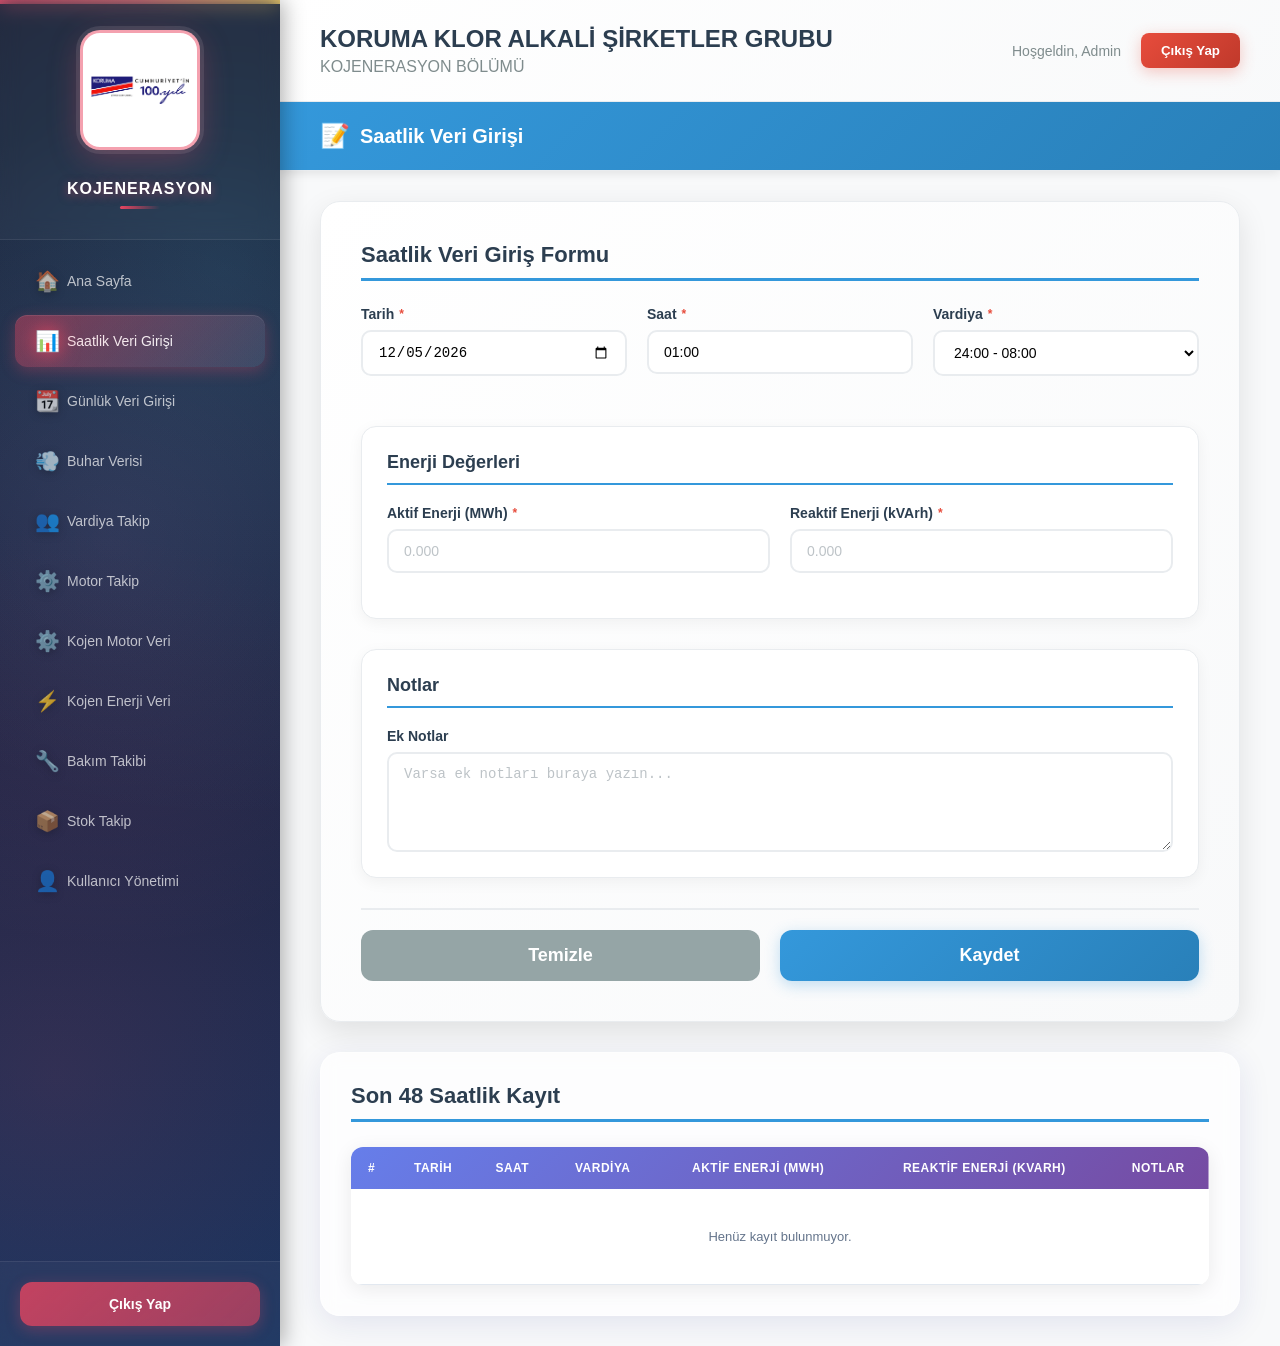
<file: saatlik-veri-giris.html>
<!DOCTYPE html>
<html lang="tr">
<head>
    <meta charset="UTF-8">
    <meta name="viewport" content="width=device-width, initial-scale=1.0">
    <title>Saatlik Veri Girişi - Kojenerasyon</title>
    <link rel="stylesheet" href="css/saatlik-veri-giris.css">
    <link href="https://fonts.googleapis.com/css2?family=Inter:wght@300;400;500;600;700&display=swap" rel="stylesheet">
</head>
<body>
    <div class="dashboard-container">
        <!-- Sol Navigasyon Menüsü -->
        <nav class="sidebar">
            <div class="sidebar-header">
                <div class="logo-container">
                    <img src="images/koruma_logo_1.png" alt="Logo" class="logo">
                    <div class="company-name">KOJENERASYON</div>
                </div>
            </div>
            <ul class="sidebar-menu">
                <li class="menu-item">
                    <a href="anasayfa.html" class="menu-link">
                        <span class="menu-icon">🏠</span>
                        <span class="menu-text">Ana Sayfa</span>
                    </a>
                </li>
                <li class="menu-item active">
                    <a href="saatlik-veri-giris.html" class="menu-link">
                        <span class="menu-icon">📊</span>
                        <span class="menu-text">Saatlik Veri Girişi</span>
                    </a>
                </li>
                <li class="menu-item">
                    <a href="gunluk-veri-giris.html" class="menu-link">
                        <span class="menu-icon">📆</span>
                        <span class="menu-text">Günlük Veri Girişi</span>
                    </a>
                </li>
                <li class="menu-item">
                    <a href="buhar-verisi.html" class="menu-link">
                        <span class="menu-icon">💨</span>
                        <span class="menu-text">Buhar Verisi</span>
                    </a>
                </li>
                <li class="menu-item">
                    <a href="vardiya.html" class="menu-link">
                        <span class="menu-icon">👥</span>
                        <span class="menu-text">Vardiya Takip</span>
                    </a>
                </li>
                <li class="menu-item">
                    <a href="motor-takip.html" class="menu-link">
                        <span class="menu-icon">⚙️</span>
                        <span class="menu-text">Motor Takip</span>
                    </a>
                </li>
                <li class="menu-item">
                    <a href="kojen-motor-veri.html" class="menu-link">
                        <span class="menu-icon">⚙️</span>
                        <span class="menu-text">Kojen Motor Veri</span>
                    </a>
                </li>
                <li class="menu-item">
                    <a href="kojen-enerji-veri.html" class="menu-link">
                        <span class="menu-icon">⚡</span>
                        <span class="menu-text">Kojen Enerji Veri</span>
                    </a>
                </li>
                <li class="menu-item">
                    <a href="bakim-takibi.html" class="menu-link">
                        <span class="menu-icon">🔧</span>
                        <span class="menu-text">Bakım Takibi</span>
                    </a>
                </li>
                <li class="menu-item">
                    <a href="stok-takip.html" class="menu-link">
                        <span class="menu-icon">📦</span>
                        <span class="menu-text">Stok Takip</span>
                    </a>
                </li>
                <li class="menu-item">
                    <a href="kullanici-yonetimi.html" class="menu-link">
                        <span class="menu-icon">👤</span>
                        <span class="menu-text">Kullanıcı Yönetimi</span>
                    </a>
                </li>
            </ul>
            <div class="sidebar-footer">
                <button class="logout-btn" id="sidebarLogout">Çıkış Yap</button>
            </div>
        </nav>

        <!-- Ana İçerik Alanı -->
        <div class="main-content">
            <!-- Üst Header -->
            <header class="header">
                <div class="header-top">
                    <div class="company-info">
                        <h1>KORUMA KLOR ALKALİ ŞİRKETLER GRUBU</h1>
                        <h2>KOJENERASYON BÖLÜMÜ</h2>
                    </div>
                    <div class="user-info">
                        <span class="welcome-text">Hoşgeldin, <span id="user-name-display">Admin</span></span>
                        <button class="logout-btn" id="headerLogout">Çıkış Yap</button>
                    </div>
                </div>
                <div class="header-bottom">
                    <h3>Saatlik Veri Girişi</h3>
                </div>
            </header>

            <!-- Form İçeriği -->
            <main class="dashboard-content">
                <section class="data-entry-section">
                    <h2 class="section-title">Saatlik Veri Giriş Formu</h2>
                    
                    <form id="saatlikVeriForm" class="data-form">
                        <!-- Tarih ve Saat Bilgileri -->
                        <div class="form-row">
                            <div class="form-group">
                                <label for="tarih">Tarih</label>
                                <input type="date" id="tarih" name="tarih" required>
                            </div>
                            <div class="form-group">
                                <label for="saat">Saat</label>
                                <input type="text" id="saat" name="saat" readonly required>
                            </div>
                            <div class="form-group">
                                <label for="vardiya">Vardiya</label>
                                <select id="vardiya" name="vardiya" required>
                                    <option value="08-16">08:00 - 16:00</option>
                                    <option value="16-24">16:00 - 24:00</option>
                                    <option value="24-08">24:00 - 08:00</option>
                                </select>
                            </div>
                        </div>

                        <!-- Aktif ve Reaktif Değerler -->
                        <div class="form-section">
                            <h3>Enerji Değerleri</h3>
                            <div class="form-row">
                                <div class="form-group">
                                    <label for="aktifMwh">Aktif Enerji (MWh)</label>
                                    <input type="number" id="aktifMwh" name="aktifMwh" step="0.001" placeholder="0.000" required>
                                </div>
                                <div class="form-group">
                                    <label for="reaktifMwh">Reaktif Enerji (kVArh)</label>
                                    <input type="number" id="reaktifMwh" name="reaktifMwh" step="0.001" placeholder="0.000" required>
                                </div>
                            </div>
                        </div>

                        <!-- Notlar -->
                        <div class="form-section">
                            <h3>Notlar</h3>
                            <div class="form-group full-width">
                                <label for="notlar">Ek Notlar</label>
                                <textarea id="notlar" name="notlar" rows="4" placeholder="Varsa ek notları buraya yazın..."></textarea>
                            </div>
                        </div>

                        <!-- Butonlar -->
                        <div class="form-actions">
                            <button type="reset" class="reset-btn">Temizle</button>
                            <button type="submit" class="submit-btn" id="submitBtn">Kaydet</button>
                        </div>
                    </form>
                </section>

                <!-- Son 48 Kayıt Tablosu -->
                <section class="records-section">
                    <h2 class="section-title">Son 48 Saatlik Kayıt</h2>
                    <div class="table-container">
                        <table class="records-table" id="recordsTable">
                            <thead>
                                <tr>
                                    <th class="col-num">#</th>
                                    <th class="col-date">Tarih</th>
                                    <th class="col-time">Saat</th>
                                    <th class="col-shift">Vardiya</th>
                                    <th class="col-active">Aktif Enerji (MWh)</th>
                                    <th class="col-reactive">Reaktif Enerji (kVArh)</th>
                                    <th class="col-notes">Notlar</th>
                                </tr>
                            </thead>
                            <tbody id="recordsTableBody">
                                <tr>
                                    <td colspan="7" style="text-align: center; padding: 40px; color: #64748b;">
                                        Kayıtlar yükleniyor...
                                    </td>
                                </tr>
                            </tbody>
                        </table>
                    </div>
                </section>
            </main>
        </div>
    </div>

    <script src="js/saatlik-veri-giris.js"></script>
</body>
</html>
</file>
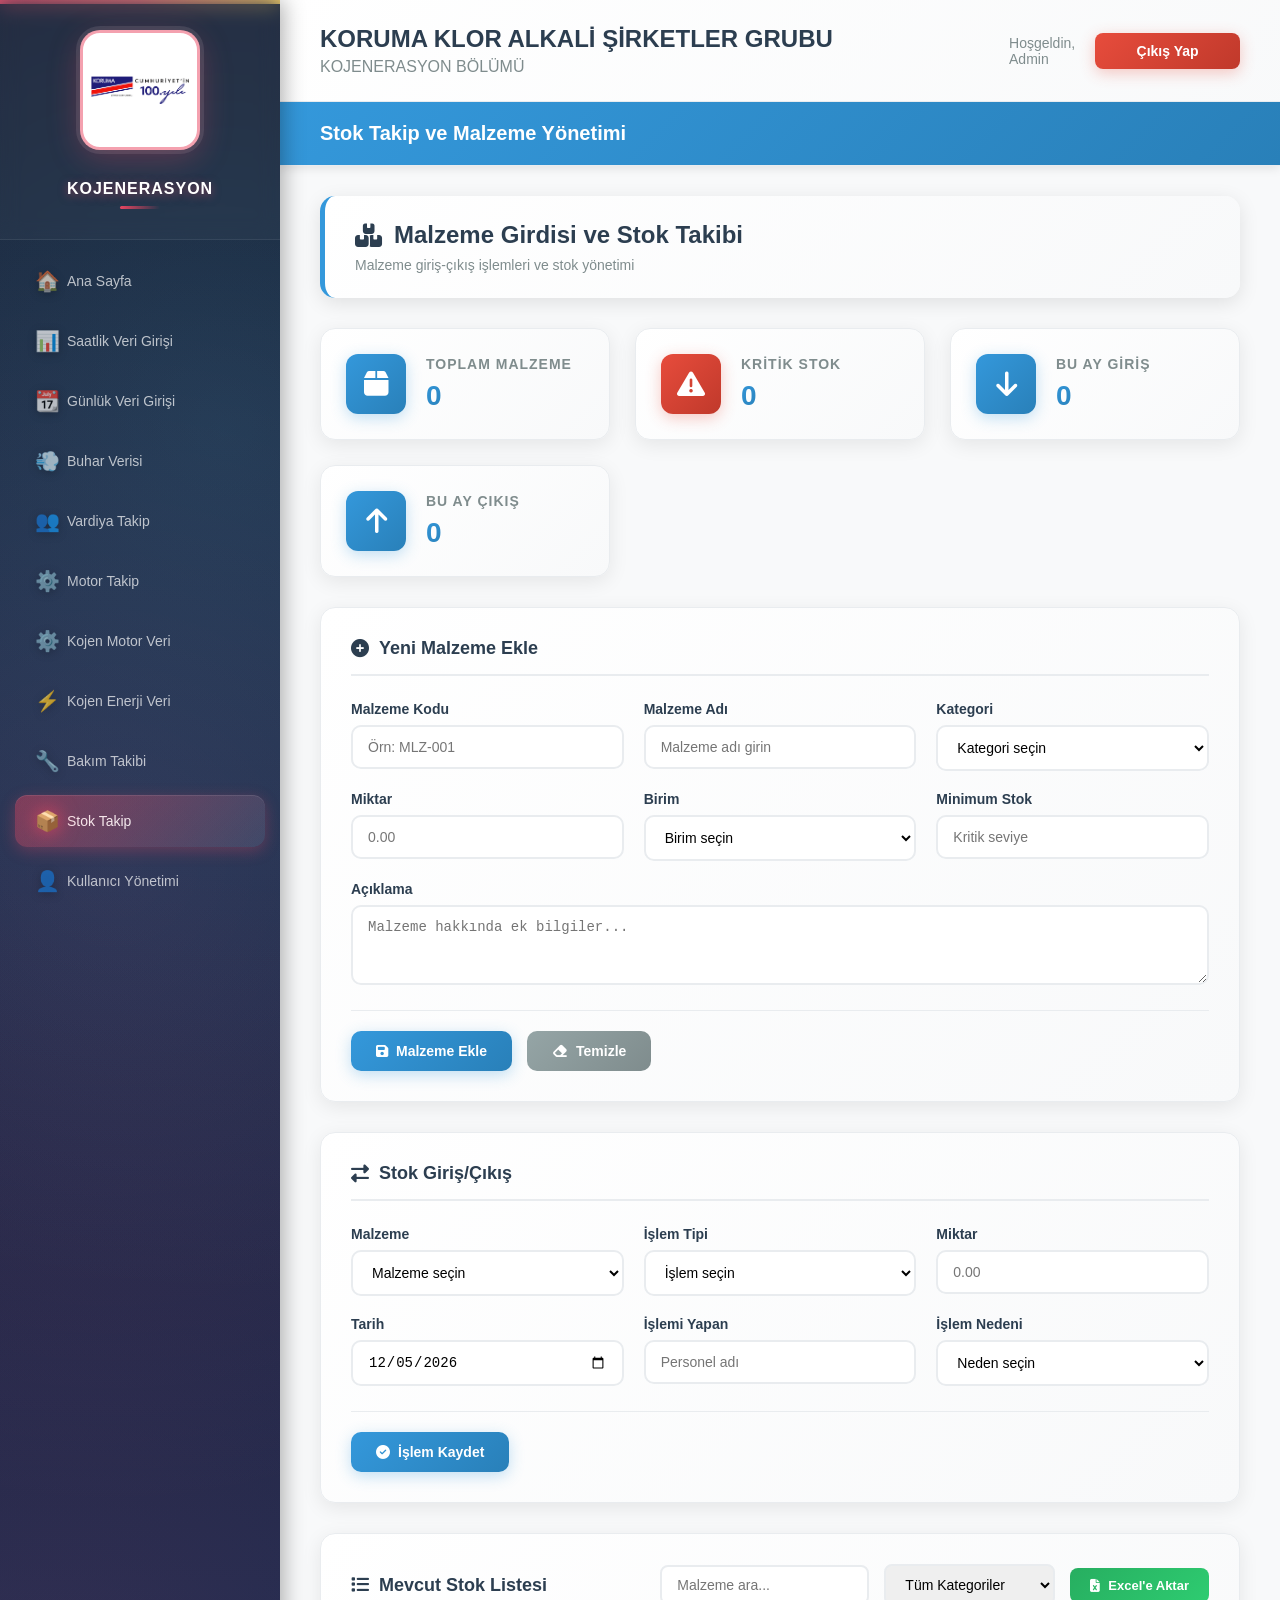
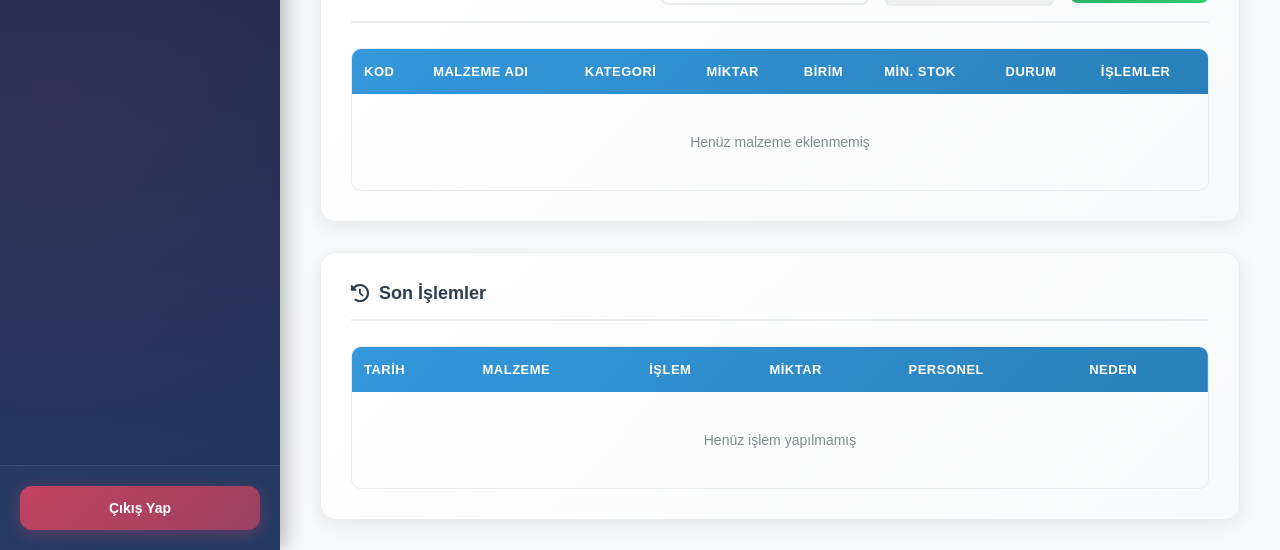
<file: stok-takip.html>
<!DOCTYPE html>
<html lang="tr">
<head>
    <meta charset="UTF-8">
    <meta name="viewport" content="width=device-width, initial-scale=1.0">
    <title>Kojenerasyon Kontrol Paneli - Stok Takip</title>
    <link rel="stylesheet" href="css/stok-takip.css">
    <link href="https://fonts.googleapis.com/css2?family=Inter:wght@300;400;500;600;700&display=swap" rel="stylesheet">
    <link rel="stylesheet" href="https://cdnjs.cloudflare.com/ajax/libs/font-awesome/6.4.0/css/all.min.css">
</head>
<body>
    <div class="dashboard-container">
        <!-- Sol Navigasyon Menüsü -->
        <nav class="sidebar">
            <div class="sidebar-header">
                <div class="logo-container">
                    <img src="images/koruma_logo_1.png" alt="Logo" class="logo">
                    <div class="company-name">KOJENERASYON</div>
                </div>
            </div>
            <ul class="sidebar-menu">
                <li class="menu-item">
                    <a href="anasayfa.html" class="menu-link">
                        <span class="menu-icon">🏠</span>
                        <span class="menu-text">Ana Sayfa</span>
                    </a>
                </li>
                <li class="menu-item">
                    <a href="saatlik-veri-giris.html" class="menu-link">
                        <span class="menu-icon">📊</span>
                        <span class="menu-text">Saatlik Veri Girişi</span>
                    </a>
                </li>
                <li class="menu-item">
                    <a href="gunluk-veri-giris.html" class="menu-link">
                        <span class="menu-icon">📆</span>
                        <span class="menu-text">Günlük Veri Girişi</span>
                    </a>
                </li>
                <li class="menu-item">
                    <a href="buhar-verisi.html" class="menu-link">
                        <span class="menu-icon">💨</span>
                        <span class="menu-text">Buhar Verisi</span>
                    </a>
                </li>
                <li class="menu-item">
                    <a href="vardiya.html" class="menu-link">
                        <span class="menu-icon">👥</span>
                        <span class="menu-text">Vardiya Takip</span>
                    </a>
                </li>
                <li class="menu-item">
                    <a href="motor-takip.html" class="menu-link">
                        <span class="menu-icon">⚙️</span>
                        <span class="menu-text">Motor Takip</span>
                    </a>
                </li>
                <li class="menu-item">
                    <a href="kojen-motor-veri.html" class="menu-link">
                        <span class="menu-icon">⚙️</span>
                        <span class="menu-text">Kojen Motor Veri</span>
                    </a>
                </li>
                <li class="menu-item">
                    <a href="kojen-enerji-veri.html" class="menu-link">
                        <span class="menu-icon">⚡</span>
                        <span class="menu-text">Kojen Enerji Veri</span>
                    </a>
                </li>
                <li class="menu-item">
                    <a href="bakim-takibi.html" class="menu-link">
                        <span class="menu-icon">🔧</span>
                        <span class="menu-text">Bakım Takibi</span>
                    </a>
                </li>
                <li class="menu-item active">
                    <a href="stok-takip.html" class="menu-link">
                        <span class="menu-icon">📦</span>
                        <span class="menu-text">Stok Takip</span>
                    </a>
                </li>
                <li class="menu-item">
                    <a href="kullanici-yonetimi.html" class="menu-link">
                        <span class="menu-icon">👤</span>
                        <span class="menu-text">Kullanıcı Yönetimi</span>
                    </a>
                </li>
            </ul>
            <div class="sidebar-footer">
                <button class="logout-btn" id="sidebarLogout">Çıkış Yap</button>
            </div>
        </nav>

        <!-- Ana İçerik Alanı -->
        <div class="main-content">
            <!-- Üst Header -->
            <header class="header">
                <div class="header-top">
                    <div class="company-info">
                        <h1>KORUMA KLOR ALKALİ ŞİRKETLER GRUBU</h1>
                        <h2>KOJENERASYON BÖLÜMÜ</h2>
                    </div>
                    <div class="user-info">
                        <span class="welcome-text">Hoşgeldin, <span id="user-name-display">Admin</span></span>
                        <button class="logout-btn" id="headerLogout">Çıkış Yap</button>
                    </div>
                </div>
                <div class="header-bottom">
                    <h3>Stok Takip ve Malzeme Yönetimi</h3>
                </div>
            </header>

            <!-- Dashboard Content -->
            <div class="dashboard-content">
                <!-- Stok Takip Başlık -->
                <div class="page-header">
                    <h2><i class="fas fa-boxes"></i> Malzeme Girdisi ve Stok Takibi</h2>
                    <p>Malzeme giriş-çıkış işlemleri ve stok yönetimi</p>
                </div>

                <!-- Stok Özet Kartları -->
                <div class="stock-summary">
                    <div class="summary-card">
                        <div class="card-icon">
                            <i class="fas fa-box"></i>
                        </div>
                        <div class="card-info">
                            <h3>Toplam Malzeme</h3>
                            <span class="card-value" id="total-materials">0</span>
                        </div>
                    </div>
                    <div class="summary-card">
                        <div class="card-icon low-stock">
                            <i class="fas fa-exclamation-triangle"></i>
                        </div>
                        <div class="card-info">
                            <h3>Kritik Stok</h3>
                            <span class="card-value" id="low-stock-count">0</span>
                        </div>
                    </div>
                    <div class="summary-card">
                        <div class="card-icon">
                            <i class="fas fa-arrow-down"></i>
                        </div>
                        <div class="card-info">
                            <h3>Bu Ay Giriş</h3>
                            <span class="card-value" id="monthly-in">0</span>
                        </div>
                    </div>
                    <div class="summary-card">
                        <div class="card-icon">
                            <i class="fas fa-arrow-up"></i>
                        </div>
                        <div class="card-info">
                            <h3>Bu Ay Çıkış</h3>
                            <span class="card-value" id="monthly-out">0</span>
                        </div>
                    </div>
                </div>

                <!-- Malzeme Ekleme Formu -->
                <div class="stock-form-container">
                    <h3><i class="fas fa-plus-circle"></i> Yeni Malzeme Ekle</h3>
                    <form id="stock-form">
                        <div class="form-row">
                            <div class="form-group">
                                <label for="material-code">Malzeme Kodu</label>
                                <input type="text" id="material-code" name="material-code" placeholder="Örn: MLZ-001" required>
                            </div>
                            <div class="form-group">
                                <label for="material-name">Malzeme Adı</label>
                                <input type="text" id="material-name" name="material-name" placeholder="Malzeme adı girin" required>
                            </div>
                            <div class="form-group">
                                <label for="material-category">Kategori</label>
                                <select id="material-category" name="material-category" required>
                                    <option value="">Kategori seçin</option>
                                    <option value="yag">Yağ</option>
                                    <option value="filtre">Filtre</option>
                                    <option value="yedek-parca">Yedek Parça</option>
                                    <option value="kimyasal">Kimyasal</option>
                                    <option value="elektrik">Elektrik Malzemesi</option>
                                    <option value="sarf-malzeme">Sarf Malzeme</option>
                                    <option value="diger">Diğer</option>
                                </select>
                            </div>
                        </div>
                        <div class="form-row">
                            <div class="form-group">
                                <label for="material-quantity">Miktar</label>
                                <input type="number" id="material-quantity" name="material-quantity" min="0" step="0.01" placeholder="0.00" required>
                            </div>
                            <div class="form-group">
                                <label for="material-unit">Birim</label>
                                <select id="material-unit" name="material-unit" required>
                                    <option value="">Birim seçin</option>
                                    <option value="adet">Adet</option>
                                    <option value="lt">Litre</option>
                                    <option value="kg">Kilogram</option>
                                    <option value="mt">Metre</option>
                                    <option value="takim">Takım</option>
                                </select>
                            </div>
                            <div class="form-group">
                                <label for="min-stock">Minimum Stok</label>
                                <input type="number" id="min-stock" name="min-stock" min="0" step="0.01" placeholder="Kritik seviye" required>
                            </div>
                        </div>
                        <div class="form-row">
                            <div class="form-group full-width">
                                <label for="material-description">Açıklama</label>
                                <textarea id="material-description" name="material-description" rows="3" placeholder="Malzeme hakkında ek bilgiler..."></textarea>
                            </div>
                        </div>
                        <div class="form-actions">
                            <button type="submit" class="btn-primary">
                                <i class="fas fa-save"></i> Malzeme Ekle
                            </button>
                            <button type="reset" class="btn-secondary">
                                <i class="fas fa-eraser"></i> Temizle
                            </button>
                        </div>
                    </form>
                </div>

                <!-- Stok Giriş/Çıkış İşlemleri -->
                <div class="stock-transaction-container">
                    <h3><i class="fas fa-exchange-alt"></i> Stok Giriş/Çıkış</h3>
                    <form id="transaction-form">
                        <div class="form-row">
                            <div class="form-group">
                                <label for="transaction-material">Malzeme</label>
                                <select id="transaction-material" name="transaction-material" required>
                                    <option value="">Malzeme seçin</option>
                                </select>
                            </div>
                            <div class="form-group">
                                <label for="transaction-type">İşlem Tipi</label>
                                <select id="transaction-type" name="transaction-type" required>
                                    <option value="">İşlem seçin</option>
                                    <option value="in">Stok Giriş (+)</option>
                                    <option value="out">Stok Çıkış (-)</option>
                                </select>
                            </div>
                            <div class="form-group">
                                <label for="transaction-quantity">Miktar</label>
                                <input type="number" id="transaction-quantity" name="transaction-quantity" min="0.01" step="0.01" placeholder="0.00" required>
                            </div>
                        </div>
                        <div class="form-row">
                            <div class="form-group">
                                <label for="transaction-date">Tarih</label>
                                <input type="date" id="transaction-date" name="transaction-date" required>
                            </div>
                            <div class="form-group">
                                <label for="transaction-person">İşlemi Yapan</label>
                                <input type="text" id="transaction-person" name="transaction-person" placeholder="Personel adı" required>
                            </div>
                            <div class="form-group">
                                <label for="transaction-reason">İşlem Nedeni</label>
                                <select id="transaction-reason" name="transaction-reason" required>
                                    <option value="">Neden seçin</option>
                                    <option value=" satin-alma">Satın Alma</option>
                                    <option value="kullanim">Kullanım</option>
                                    <option value="bakim">Bakım</option>
                                    <option value="degisim">Değişim</option>
                                    <option value="diger">Diğer</option>
                                </select>
                            </div>
                        </div>
                        <div class="form-actions">
                            <button type="submit" class="btn-primary">
                                <i class="fas fa-check-circle"></i> İşlem Kaydet
                            </button>
                        </div>
                    </form>
                </div>

                <!-- Stok Listesi -->
                <div class="stock-list-container">
                    <div class="list-header">
                        <h3><i class="fas fa-list"></i> Mevcut Stok Listesi</h3>
                        <div class="search-filter">
                            <input type="text" id="stock-search" placeholder="Malzeme ara...">
                            <select id="category-filter">
                                <option value="">Tüm Kategoriler</option>
                                <option value="yag">Yağ</option>
                                <option value="filtre">Filtre</option>
                                <option value="yedek-parca">Yedek Parça</option>
                                <option value="kimyasal">Kimyasal</option>
                                <option value="elektrik">Elektrik Malzemesi</option>
                                <option value="sarf-malzeme">Sarf Malzeme</option>
                                <option value="diger">Diğer</option>
                            </select>
                            <button class="btn-export" id="export-stock">
                                <i class="fas fa-file-excel"></i> Excel'e Aktar
                            </button>
                        </div>
                    </div>
                    <div class="stock-table-wrapper">
                        <table class="stock-table" id="stock-table">
                            <thead>
                                <tr>
                                    <th>Kod</th>
                                    <th>Malzeme Adı</th>
                                    <th>Kategori</th>
                                    <th>Miktar</th>
                                    <th>Birim</th>
                                    <th>Min. Stok</th>
                                    <th>Durum</th>
                                    <th>İşlemler</th>
                                </tr>
                            </thead>
                            <tbody id="stock-tbody">
                                <!-- Stoklar JavaScript ile doldurulacak -->
                            </tbody>
                        </table>
                    </div>
                </div>

                <!-- Son İşlemler -->
                <div class="recent-transactions">
                    <h3><i class="fas fa-history"></i> Son İşlemler</h3>
                    <div class="transactions-table-wrapper">
                        <table class="transactions-table" id="transactions-table">
                            <thead>
                                <tr>
                                    <th>Tarih</th>
                                    <th>Malzeme</th>
                                    <th>İşlem</th>
                                    <th>Miktar</th>
                                    <th>Personel</th>
                                    <th>Neden</th>
                                </tr>
                            </thead>
                            <tbody id="transactions-tbody">
                                <!-- İşlemler JavaScript ile doldurulacak -->
                            </tbody>
                        </table>
                    </div>
                </div>
            </div>
        </div>
    </div>

    <!-- Bildirim Modal -->
    <div id="notification-modal" class="notification-modal">
        <div class="notification-content">
            <div class="notification-header">
                <h3 id="notification-title">Bildirim</h3>
                <button class="notification-close" onclick="closeNotification()">
                    <i class="fas fa-times"></i>
                </button>
            </div>
            <div class="notification-body">
                <p id="notification-message"></p>
            </div>
        </div>
    </div>

    <script src="js/stok-takip.js"></script>
</body>
</html>
</file>
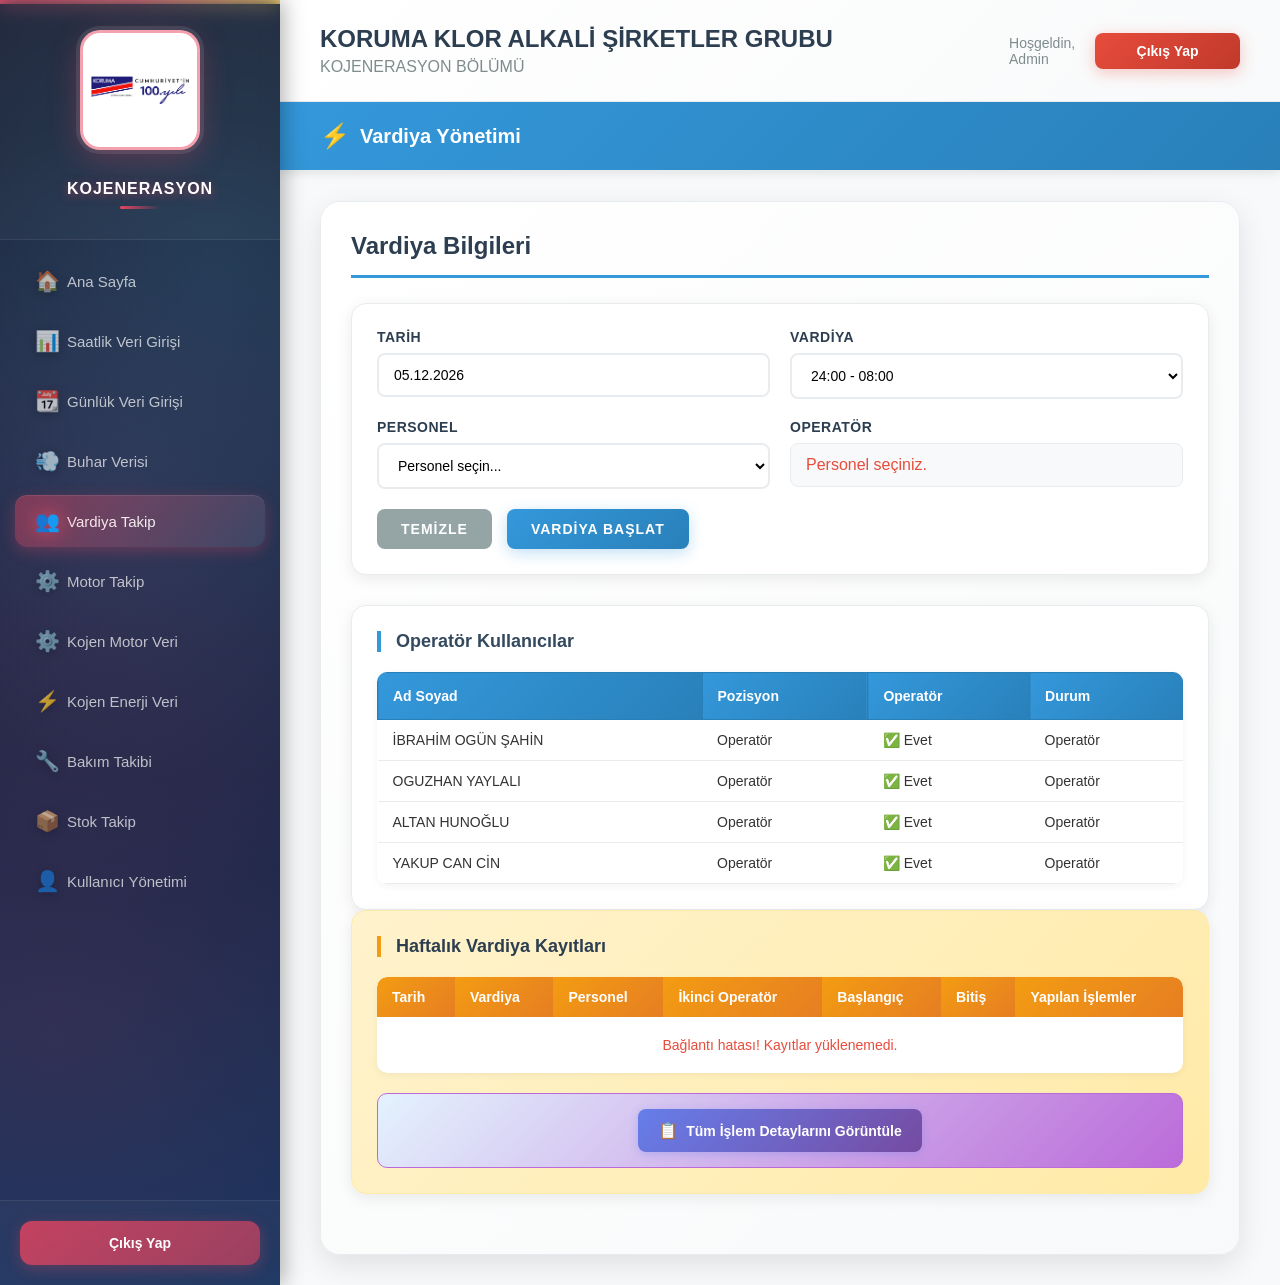
<file: vardiya.html>
<!DOCTYPE html>
<html lang="tr">
<head>
    <meta charset="UTF-8">
    <meta name="viewport" content="width=device-width, initial-scale=1.0">
    <title>Vardiya Yönetimi - Kojenerasyon</title>
    <link rel="stylesheet" href="css/vardiya.css">
    <link href="https://fonts.googleapis.com/css2?family=Inter:wght@300;400;500;600;700&display=swap" rel="stylesheet">
</head>
<body>
    <div class="dashboard-container">
        <!-- Sol Navigasyon Menüsü -->
        <nav class="sidebar">
            <div class="sidebar-header">
                <div class="logo-container">
                    <img src="images/koruma_logo_1.png" alt="Logo" class="logo">
                    <div class="company-name">KOJENERASYON</div>
                </div>
            </div>
            <ul class="sidebar-menu">
                <li class="menu-item">
                    <a href="anasayfa.html" class="menu-link">
                        <span class="menu-icon">🏠</span>
                        <span class="menu-text">Ana Sayfa</span>
                    </a>
                </li>
                <li class="menu-item">
                    <a href="saatlik-veri-giris.html" class="menu-link">
                        <span class="menu-icon">📊</span>
                        <span class="menu-text">Saatlik Veri Girişi</span>
                    </a>
                </li>
                <li class="menu-item">
                    <a href="gunluk-veri-giris.html" class="menu-link">
                        <span class="menu-icon">📆</span>
                        <span class="menu-text">Günlük Veri Girişi</span>
                    </a>
                </li>
                <li class="menu-item">
                    <a href="buhar-verisi.html" class="menu-link">
                        <span class="menu-icon">💨</span>
                        <span class="menu-text">Buhar Verisi</span>
                    </a>
                </li>
                <li class="menu-item active">
                    <a href="vardiya.html" class="menu-link">
                        <span class="menu-icon">👥</span>
                        <span class="menu-text">Vardiya Takip</span>
                    </a>
                </li>
                <li class="menu-item">
                    <a href="motor-takip.html" class="menu-link">
                        <span class="menu-icon">⚙️</span>
                        <span class="menu-text">Motor Takip</span>
                    </a>
                </li>
                <li class="menu-item">
                    <a href="kojen-motor-veri.html" class="menu-link">
                        <span class="menu-icon">⚙️</span>
                        <span class="menu-text">Kojen Motor Veri</span>
                    </a>
                </li>
                <li class="menu-item">
                    <a href="kojen-enerji-veri.html" class="menu-link">
                        <span class="menu-icon">⚡</span>
                        <span class="menu-text">Kojen Enerji Veri</span>
                    </a>
                </li>
                <li class="menu-item">
                    <a href="bakim-takibi.html" class="menu-link">
                        <span class="menu-icon">🔧</span>
                        <span class="menu-text">Bakım Takibi</span>
                    </a>
                </li>
                <li class="menu-item">
                    <a href="stok-takip.html" class="menu-link">
                        <span class="menu-icon">📦</span>
                        <span class="menu-text">Stok Takip</span>
                    </a>
                </li>
                <li class="menu-item">
                    <a href="kullanici-yonetimi.html" class="menu-link">
                        <span class="menu-icon">👤</span>
                        <span class="menu-text">Kullanıcı Yönetimi</span>
                    </a>
                </li>
            </ul>
            <div class="sidebar-footer">
                <button class="logout-btn" id="sidebarLogout">Çıkış Yap</button>
            </div>
        </nav>

        <!-- Ana İçerik Alanı -->
        <div class="main-content">
            <!-- Üst Header -->
            <header class="header">
                <div class="header-top">
                    <div class="company-info">
                        <h1>KORUMA KLOR ALKALİ ŞİRKETLER GRUBU</h1>
                        <h2>KOJENERASYON BÖLÜMÜ</h2>
                    </div>
                    <div class="user-info">
                        <span class="welcome-text">Hoşgeldin, <span id="user-name-display">Admin</span></span>
                        <button class="logout-btn" id="headerLogout">Çıkış Yap</button>
                    </div>
                </div>
                <div class="header-bottom">
                    <h3>Vardiya Yönetimi</h3>
                </div>
            </header>

            <!-- Ana İçerik -->
            <main class="content">
                <section class="vardiya-section">
                    <h2 class="section-title">Vardiya Bilgileri</h2>
                    
                    <!-- Vardiya Seçimi -->
                    <div class="vardiya-form">
                        <div class="form-row">
                            <div class="form-group">
                                <label for="tarih">Tarih</label>
                                <input type="text" id="tarih" name="tarih" placeholder="GG.AA.YYYY" required>
                            </div>
                            <div class="form-group">
                                <label for="vardiya">Vardiya</label>
                                <select id="vardiya" name="vardiya" required>
                                    <option value="">Seçin...</option>
                                    <option value="08-16">08:00 - 16:00</option>
                                    <option value="16-24">16:00 - 24:00</option>
                                    <option value="24-08">24:00 - 08:00</option>
                                </select>
                            </div>
                        </div>
                        <div class="form-row">
                            <div class="form-group">
                                <label for="personel">Personel</label>
                                <select id="personel" name="personel" required>
                                    <option value="">Personel seçin...</option>
                                    <!-- Personel listesi JavaScript ile doldurulacak -->
                                </select>
                            </div>
                            <div class="form-group">
                                <label for="operatör">Operatör</label>
                                <div class="operator-info">
                                    <span id="operatorStatus">Yetki kontrol ediliyor...</span>
                                </div>
                            </div>
                        </div>
                        
                        <!-- Yardımcı Operatör Seçimi -->
                        <div class="yardimci-operator-section" id="yardimciOperatorSection" style="display: none;">
                            <div class="form-row">
                                <div class="form-group">
                                    <label class="checkbox-label">
                                        <input type="checkbox" id="yardimciOperatorVar" name="yardimciOperatorVar">
                                        <span class="checkmark"></span>
                                        İkinci Operatör var mı?
                                    </label>
                                </div>
                            </div>
                            <div class="form-row" id="yardimciOperatorListesi" style="display: none;">
                                <div class="form-group">
                                    <label for="yardimciOperator">İkinci Operatör</label>
                                    <select id="yardimciOperator" name="yardimciOperator">
                                        <option value="">İkinci operatör seçin...</option>
                                        <!-- Yardımcı operatör listesi JavaScript ile doldurulacak -->
                                    </select>
                                </div>
                            </div>
                        </div>
                        <div class="form-actions">
                            <button type="button" class="reset-btn" id="temizleBtn">TEMİZLE</button>
                            <button type="button" class="submit-btn" id="kaydetBtn">VARDİYA BAŞLAT</button>
                        </div>
                    </div>

                    <!-- Mevcut Vardiya Bilgisi -->
                    <div class="mevcut-vardiya" id="mevcutVardiya" style="display: none;">
                        <h3 class="subsection-title">Mevcut Vardiya</h3>
                        <div class="vardiya-info">
                            <div class="info-item">
                                <span class="label">Vardiya:</span>
                                <span class="value" id="mevcutVardiyaAdi">-</span>
                            </div>
                            <div class="info-item">
                                <span class="label">Tarih:</span>
                                <span class="value" id="mevcutTarih">-</span>
                            </div>
                            <div class="info-item">
                                <span class="label">Personel:</span>
                                <span class="value" id="mevcutPersonel">-</span>
                            </div>
                            <div class="info-item">
                                <span class="label">İkinci Operatör:</span>
                                <span class="value" id="mevcutYardimciOperator">-</span>
                            </div>
                            <div class="info-item">
                                <span class="label">Başlangıç:</span>
                                <span class="value" id="mevcutBaslangic">-</span>
                            </div>
                        </div>
                        <!-- İşlem Kaydetme -->
                    <div class="islem-kaydetme">
                        <h3 class="subsection-title">Vardiya İşlem Kaydetme</h3>
                        <div class="form-group full-width">
                            <label for="islemAciklama">İşlem Açıklaması</label>
                            <textarea id="islemAciklama" name="islemAciklama" rows="4" placeholder="Yapılan işlemi buraya yazın..."></textarea>
                        </div>
                        <div class="vardiya-actions">
                            <button type="button" class="action-btn" id="islemKaydetBtn">İŞLEM KAYDET</button>
                            <button type="button" class="action-btn secondary" id="vardiyaBitirBtn">VARDİYA BİTİR</button>
                        </div>
                    </div>
                    </div>

                    <!-- Operatör Kullanıcılar -->
                    <div class="personel-listesi">
                        <h3 class="subsection-title">Operatör Kullanıcılar</h3>
                        <div class="table-container">
                            <table class="personel-table">
                                <thead>
                                    <tr>
                                        <th>Ad Soyad</th>
                                        <th>Pozisyon</th>
                                        <th>Operatör</th>
                                        <th>Durum</th>
                                    </tr>
                                </thead>
                                <tbody id="personelTableBody">
                                    <!-- Personel listesi JavaScript ile doldurulacak -->
                                </tbody>
                            </table>
                        </div>
                    </div>

                    <!-- Haftalık Vardiya Kayıtları -->
                    <div class="haftalik-vardiya-kayitlari">
                        <h3 class="subsection-title">Haftalık Vardiya Kayıtları</h3>
                        <div class="table-container">
                            <table class="vardiya-kayitlari-table">
                                <thead>
                                    <tr>
                                        <th>Tarih</th>
                                        <th>Vardiya</th>
                                        <th>Personel</th>
                                        <th>İkinci Operatör</th>
                                        <th>Başlangıç</th>
                                        <th>Bitiş</th>
                                        <th>Yapılan İşlemler</th>
                                    </tr>
                                </thead>
                                <tbody id="haftalikVardiyaTableBody">
                                    <!-- Haftalık vardiya kayıtları JavaScript ile doldurulacak -->
                                </tbody>
                            </table>
                        </div>
                        <div class="islem-detaylari-link">
                            <a href="#" id="islemDetayLink" class="detay-link">
                                <span class="link-icon">📋</span>
                                Tüm İşlem Detaylarını Görüntüle
                            </a>
                        </div>
                    </div>
                </section>
            </main>
        </div>
    </div>

    <script src="js/vardiya.js"></script>
</body>
</html>
</file>
<file: css/anasayfa.css>
* {
    margin: 0;
    padding: 0;
    box-sizing: border-box;
}

body {
    font-family: 'Segoe UI', Tahoma, Geneva, Verdana, sans-serif;
    background: linear-gradient(135deg, #667eea 0%, #764ba2 100%);
    min-height: 100vh;
    color: #333;
}

.dashboard-container {
    display: flex;
    min-height: 100vh;
    background: rgba(255, 255, 255, 0.95);
}

/* Sol Navigasyon Menüsü - Yeni Modern Tasarım */
.sidebar {
    width: 280px;
    background: linear-gradient(180deg, #1a1a2e 0%, #16213e 50%, #0f3460 100%);
    display: flex;
    flex-direction: column;
    box-shadow: 4px 0 20px rgba(0, 0, 0, 0.3);
    position: relative;
    overflow: hidden;
}

.sidebar::before {
    content: '';
    position: absolute;
    top: 0;
    left: 0;
    right: 0;
    height: 4px;
    background: linear-gradient(90deg, #e94560, #ff6b6b, #feca57, #48dbfb, #ff9ff3);
    background-size: 200% 100%;
    animation: gradientShift 3s ease infinite;
}

@keyframes gradientShift {
    0%, 100% { background-position: 0% 50%; }
    50% { background-position: 100% 50%; }
}

.sidebar::after {
    content: '';
    position: absolute;
    top: 0;
    left: 0;
    right: 0;
    bottom: 0;
    background: 
        radial-gradient(circle at 20% 80%, rgba(233, 69, 96, 0.15) 0%, transparent 50%),
        radial-gradient(circle at 80% 20%, rgba(72, 219, 251, 0.15) 0%, transparent 50%),
        radial-gradient(circle at 40% 40%, rgba(255, 159, 243, 0.1) 0%, transparent 50%);
    pointer-events: none;
}

.sidebar-header {
    padding: 30px 25px;
    text-align: center;
    border-bottom: 1px solid rgba(255, 255, 255, 0.08);
    background: rgba(255, 255, 255, 0.03);
    backdrop-filter: blur(10px);
    position: relative;
    z-index: 1;
}

.logo-container {
    display: flex;
    flex-direction: column;
    align-items: center;
    gap: 15px;
}

.logo {
    width: 120px;
    height: 120px;
    border-radius: 20px;
    object-fit: contain;
    border: 3px solid rgba(233, 69, 96, 0.5);
    box-shadow: 
        0 8px 32px rgba(233, 69, 96, 0.3),
        0 0 0 4px rgba(255, 255, 255, 0.1);
    transition: all 0.4s cubic-bezier(0.175, 0.885, 0.32, 1.275);
    background: white;
    padding: 8px;
    position: relative;
    z-index: 1;
}

.logo:hover {
    transform: scale(1.08) rotate(3deg);
    box-shadow: 
        0 12px 40px rgba(233, 69, 96, 0.4),
        0 0 0 6px rgba(255, 255, 255, 0.15);
    border-color: rgba(233, 69, 96, 0.8);
}

.company-name {
    color: #ffffff;
    font-size: 16px;
    font-weight: 700;
    margin-top: 15px;
    text-shadow: 0 2px 10px rgba(233, 69, 96, 0.5);
    letter-spacing: 1px;
    position: relative;
    z-index: 1;
}

.company-name::after {
    content: '';
    display: block;
    width: 40px;
    height: 3px;
    background: linear-gradient(90deg, #e94560, transparent);
    margin: 8px auto 0;
    border-radius: 2px;
}

.sidebar-menu {
    flex: 1;
    padding: 15px 0;
    list-style: none;
    position: relative;
    z-index: 1;
}

.menu-item {
    margin-bottom: 8px;
    padding: 0 15px;
}

.menu-link {
    display: flex;
    align-items: center;
    padding: 14px 20px;
    color: rgba(255, 255, 255, 0.7);
    text-decoration: none;
    transition: all 0.3s ease;
    border-radius: 12px;
    position: relative;
    overflow: hidden;
    font-size: 14px;
    font-weight: 500;
}

.menu-link::before {
    content: '';
    position: absolute;
    top: 0;
    left: 0;
    width: 100%;
    height: 100%;
    background: linear-gradient(135deg, rgba(233, 69, 96, 0.2) 0%, rgba(72, 219, 251, 0.1) 100%);
    opacity: 0;
    transition: opacity 0.3s ease;
    border-radius: 12px;
}

.menu-link:hover {
    color: #ffffff;
    transform: translateX(5px);
}

.menu-link:hover::before {
    opacity: 1;
}

.menu-icon {
    font-size: 20px;
    margin-right: 12px;
    transition: all 0.3s ease;
    filter: drop-shadow(0 2px 4px rgba(0, 0, 0, 0.3));
    display: inline-block;
    width: 20px;
    text-align: center;
}

.menu-link:hover .menu-icon {
    transform: scale(1.2);
    filter: drop-shadow(0 0 8px rgba(233, 69, 96, 0.8));
}

.menu-item.active .menu-link {
    background: linear-gradient(135deg, rgba(233, 69, 96, 0.3) 0%, rgba(233, 69, 96, 0.1) 100%);
    color: #ffffff;
    box-shadow: 
        0 4px 15px rgba(233, 69, 96, 0.3),
        inset 0 1px 0 rgba(255, 255, 255, 0.1);
}

.menu-item.active .menu-link::before {
    opacity: 1;
}

.menu-item.active .menu-icon {
    filter: drop-shadow(0 0 10px rgba(233, 69, 96, 1));
}

/* Sidebar Footer */
.sidebar-footer {
    padding: 20px;
    border-top: 1px solid rgba(255, 255, 255, 0.08);
    background: rgba(255, 255, 255, 0.03);
    backdrop-filter: blur(10px);
    position: relative;
    z-index: 1;
}

.logout-btn {
    width: 100%;
    padding: 14px 20px;
    background: linear-gradient(135deg, rgba(233, 69, 96, 0.8) 0%, rgba(233, 69, 96, 0.6) 100%);
    color: white;
    border: none;
    border-radius: 12px;
    cursor: pointer;
    font-size: 14px;
    font-weight: 600;
    transition: all 0.3s ease;
    box-shadow: 0 4px 15px rgba(233, 69, 96, 0.3);
    position: relative;
    overflow: hidden;
}

.logout-btn::before {
    content: '';
    position: absolute;
    top: 0;
    left: -100%;
    width: 100%;
    height: 100%;
    background: linear-gradient(90deg, transparent, rgba(255, 255, 255, 0.2), transparent);
    transition: left 0.5s ease;
}

.logout-btn:hover {
    transform: translateY(-2px);
    box-shadow: 0 6px 20px rgba(233, 69, 96, 0.4);
}

.logout-btn:hover::before {
    left: 100%;
}

/* Ana İçerik Alanı */
.main-content {
    flex: 1;
    display: flex;
    flex-direction: column;
    background: #f8f9fa;
    margin-left: 0 !important;
    padding-left: 0 !important;
}

/* Header */
.header {
    background: linear-gradient(135deg, #ffffff 0%, #f8f9fa 100%);
    box-shadow: 0 2px 10px rgba(0, 0, 0, 0.1);
    border-bottom: 1px solid #e9ecef;
}

.header-top {
    display: flex;
    justify-content: space-between;
    align-items: center;
    padding: 25px 40px;
    border-bottom: 1px solid #e9ecef;
}

.company-info h1 {
    font-size: 24px;
    font-weight: 700;
    color: #2c3e50;
    margin-bottom: 5px;
}

.company-info h2 {
    font-size: 16px;
    font-weight: 500;
    color: #7f8c8d;
}

.user-info {
    display: flex;
    align-items: center;
    gap: 20px;
}

.welcome-text {
    font-size: 14px;
    color: #7f8c8d;
    font-weight: 500;
}

.header-bottom {
    padding: 20px 40px;
    background: linear-gradient(135deg, #3498db, #2980b9);
    color: white;
}

.header-bottom h3 {
    font-size: 20px;
    font-weight: 600;
    display: flex;
    align-items: center;
    gap: 10px;
}

.header-bottom h3::before {
    content: '⚡';
    font-size: 24px;
}

/* Dashboard İçeriği */
.dashboard-content {
    flex: 1;
    padding: 30px 40px;
    overflow-y: auto;
}

.section-title {
    font-size: 22px;
    font-weight: 600;
    color: #2c3e50;
    margin-bottom: 25px;
    padding-bottom: 10px;
    border-bottom: 3px solid #3498db;
    display: flex;
    align-items: center;
    gap: 10px;
}

/* Motor Kartları */
.motor-cards {
    display: grid;
    grid-template-columns: repeat(auto-fit, minmax(380px, 1fr));
    gap: 30px;
    margin-bottom: 40px;
}

.motor-card {
    background: linear-gradient(135deg, #ffffff 0%, #f8f9fa 100%);
    border-radius: 20px;
    padding: 30px;
    box-shadow: 0 10px 30px rgba(0, 0, 0, 0.1);
    border: 1px solid #e9ecef;
    transition: all 0.3s ease;
    position: relative;
    overflow: hidden;
}

.motor-card::before {
    content: '';
    position: absolute;
    top: 0;
    left: 0;
    right: 0;
    height: 4px;
    background: linear-gradient(90deg, #3498db, #2ecc71, #f39c12, #e74c3c);
    animation: colorWave 6s ease-in-out infinite;
}

.motor-card:hover {
    transform: translateY(-8px);
    box-shadow: 0 15px 40px rgba(0, 0, 0, 0.15);
}

.motor-header {
    display: flex;
    justify-content: space-between;
    align-items: center;
    margin-bottom: 25px;
}

.motor-header h3 {
    font-size: 24px;
    font-weight: 700;
    color: #2c3e50;
    display: flex;
    align-items: center;
    gap: 10px;
}

.motor-header h3::before {
    content: '⚙️';
    font-size: 20px;
}

.motor-status {
    padding: 8px 16px;
    border-radius: 25px;
    font-size: 12px;
    font-weight: 600;
    text-transform: uppercase;
    letter-spacing: 1px;
}

.motor-status.running {
    background: linear-gradient(135deg, #2ecc71, #27ae60);
    color: white;
    box-shadow: 0 4px 15px rgba(46, 204, 113, 0.3);
}

.motor-status.stopped {
    background: linear-gradient(135deg, #e74c3c, #c0392b);
    color: white;
    box-shadow: 0 4px 15px rgba(231, 76, 60, 0.3);
}

.motor-info {
    margin-bottom: 25px;
}

.info-row {
    display: flex;
    justify-content: space-between;
    align-items: center;
    padding: 12px 0;
    border-bottom: 1px solid #ecf0f1;
    transition: background 0.3s ease;
}

.info-row:hover {
    background: rgba(52, 152, 219, 0.05);
    padding-left: 10px;
    padding-right: 10px;
    margin: 0 -10px;
    border-radius: 8px;
}

.info-row:last-child {
    border-bottom: none;
}

.info-row .label {
    font-size: 13px;
    color: #7f8c8d;
    font-weight: 500;
}

.info-row .value {
    font-size: 14px;
    color: #2c3e50;
    font-weight: 600;
    background: linear-gradient(135deg, #3498db, #2980b9);
    -webkit-background-clip: text;
    -webkit-text-fill-color: transparent;
    background-clip: text;
}

.progress-bar {
    height: 12px;
    background: #ecf0f1;
    border-radius: 6px;
    overflow: hidden;
    margin-top: 15px;
    position: relative;
}

.progress-fill {
    height: 100%;
    background: linear-gradient(90deg, #3498db, #2ecc71);
    border-radius: 6px;
    width: 0%;
    transition: width 1.5s ease;
    position: relative;
}

.progress-fill::after {
    content: '';
    position: absolute;
    top: 0;
    left: 0;
    right: 0;
    bottom: 0;
    background: linear-gradient(90deg, transparent, rgba(255, 255, 255, 0.3), transparent);
    animation: shimmer 2s infinite;
}

@keyframes shimmer {
    0% { transform: translateX(-100%); }
    100% { transform: translateX(100%); }
}

/* Özet Kartları */
.summary-cards {
    display: grid;
    grid-template-columns: repeat(auto-fit, minmax(280px, 1fr));
    gap: 30px;
}

.summary-card {
    background: linear-gradient(135deg, #ffffff 0%, #f8f9fa 100%);
    border-radius: 20px;
    padding: 30px;
    box-shadow: 0 10px 30px rgba(0, 0, 0, 0.1);
    border: 1px solid #e9ecef;
    transition: all 0.3s ease;
    position: relative;
    overflow: hidden;
}

.summary-card::before {
    content: '';
    position: absolute;
    top: 0;
    left: 0;
    right: 0;
    height: 4px;
    background: linear-gradient(90deg, #3498db, #2ecc71, #f39c12, #e74c3c);
    animation: colorWave 6s ease-in-out infinite;
}

.summary-card:hover {
    transform: translateY(-8px);
    box-shadow: 0 15px 40px rgba(0, 0, 0, 0.15);
}

.card-icon {
    font-size: 48px;
    width: 80px;
    height: 80px;
    display: flex;
    align-items: center;
    justify-content: center;
    background: linear-gradient(135deg, #3498db, #2980b9);
    border-radius: 20px;
    margin-bottom: 20px;
    box-shadow: 0 8px 25px rgba(52, 152, 219, 0.3);
    transition: all 0.3s ease;
}

.summary-card:hover .card-icon {
    transform: scale(1.1) rotate(5deg);
    box-shadow: 0 12px 35px rgba(52, 152, 219, 0.4);
}

.card-content h3 {
    font-size: 16px;
    font-weight: 600;
    color: #7f8c8d;
    margin-bottom: 10px;
    text-transform: uppercase;
    letter-spacing: 1px;
}

.card-value {
    font-size: 32px;
    font-weight: 700;
    color: #2c3e50;
    background: linear-gradient(135deg, #3498db, #2980b9);
    -webkit-background-clip: text;
    -webkit-text-fill-color: transparent;
    background-clip: text;
}

/* Kart Renkleri */
.summary-card.production .card-icon {
    background: linear-gradient(135deg, #2ecc71, #27ae60);
    box-shadow: 0 8px 25px rgba(46, 204, 113, 0.3);
}

.summary-card.steam .card-icon {
    background: linear-gradient(135deg, #3498db, #2980b9);
    box-shadow: 0 8px 25px rgba(52, 152, 219, 0.3);
}

.summary-card.maintenance .card-icon {
    background: linear-gradient(135deg, #f39c12, #e67e22);
    box-shadow: 0 8px 25px rgba(243, 156, 18, 0.3);
}

.summary-card.faults .card-icon {
    background: linear-gradient(135deg, #e74c3c, #c0392b);
    box-shadow: 0 8px 25px rgba(231, 76, 60, 0.3);
}

/* Çıkış Butonu */
.header .logout-btn {
    padding: 10px 20px;
    background: linear-gradient(135deg, #e74c3c, #c0392b);
    color: white;
    border: none;
    border-radius: 8px;
    font-weight: 600;
    cursor: pointer;
    transition: all 0.3s ease;
    box-shadow: 0 4px 15px rgba(231, 76, 60, 0.3);
}

.header .logout-btn:hover {
    transform: translateY(-2px);
    box-shadow: 0 6px 20px rgba(231, 76, 60, 0.4);
}

/* Responsive Tasarım */
@media (max-width: 1200px) {
    .motor-cards {
        grid-template-columns: repeat(auto-fit, minmax(320px, 1fr));
    }
    
    .summary-cards {
        grid-template-columns: repeat(auto-fit, minmax(240px, 1fr));
    }
}

@media (max-width: 768px) {
    .dashboard-container {
        flex-direction: column;
    }
    
    .sidebar {
        width: 100%;
        position: relative;
    }
    
    .sidebar-menu {
        display: flex;
        flex-direction: row;
        overflow-x: auto;
        padding: 10px;
    }
    
    .menu-item {
        margin-right: 10px;
        margin-bottom: 0;
    }
    
    .menu-link {
        padding: 10px 15px;
        flex-direction: column;
        text-align: center;
        min-width: 80px;
    }
    
    .menu-icon {
        margin-right: 0;
        margin-bottom: 5px;
        display: block;
        width: 100%;
        text-align: center;
    }
    
    .menu-text {
        font-size: 12px;
    }
    
    .sidebar-footer {
        display: none;
    }
    
    .header-top {
        flex-direction: column;
        gap: 15px;
        text-align: center;
    }
    
    .dashboard-content {
        padding: 20px;
    }
    
    .motor-cards {
        grid-template-columns: 1fr;
    }
    
    .summary-cards {
        grid-template-columns: 1fr;
    }
    
    .summary-card {
        flex-direction: column;
        text-align: center;
    }
    
    .card-icon {
        margin: 0 auto 20px auto;
    }
}

@media (max-width: 480px) {
    .header-top,
    .header-bottom {
        padding: 15px 20px;
    }
    
    .company-info h1 {
        font-size: 18px;
    }
    
    .company-info h2 {
        font-size: 14px;
    }
    
    .welcome-text {
        font-size: 12px;
    }
    
    .dashboard-content {
        padding: 15px;
    }
    
    .motor-card,
    .summary-card {
        padding: 20px;
    }
    
    .card-icon {
        font-size: 36px;
        width: 60px;
        height: 60px;
    }
    
    .card-value {
        font-size: 24px;
    }
}
</file>
<file: css/bakim-takibi.css>
* {
    margin: 0;
    padding: 0;
    box-sizing: border-box;
}

body {
    font-family: 'Segoe UI', Tahoma, Geneva, Verdana, sans-serif;
    background: linear-gradient(135deg, #667eea 0%, #764ba2 100%);
    min-height: 100vh;
    color: #333;
}

.dashboard-container {
    display: flex;
    min-height: 100vh;
    background: rgba(255, 255, 255, 0.95);
}

/* Sol Navigasyon Menüsü - Yeni Modern Tasarım */
.sidebar {
    width: 280px;
    background: linear-gradient(180deg, #1a1a2e 0%, #16213e 50%, #0f3460 100%);
    display: flex;
    flex-direction: column;
    box-shadow: 4px 0 20px rgba(0, 0, 0, 0.3);
    position: relative;
    overflow: hidden;
}

.sidebar::before {
    content: '';
    position: absolute;
    top: 0;
    left: 0;
    right: 0;
    height: 4px;
    background: linear-gradient(90deg, #e94560, #ff6b6b, #feca57, #48dbfb, #ff9ff3);
    background-size: 200% 100%;
    animation: gradientShift 3s ease infinite;
}

@keyframes gradientShift {
    0%, 100% { background-position: 0% 50%; }
    50% { background-position: 100% 50%; }
}

.sidebar::after {
    content: '';
    position: absolute;
    top: 0;
    left: 0;
    right: 0;
    bottom: 0;
    background: 
        radial-gradient(circle at 20% 80%, rgba(233, 69, 96, 0.15) 0%, transparent 50%),
        radial-gradient(circle at 80% 20%, rgba(72, 219, 251, 0.15) 0%, transparent 50%),
        radial-gradient(circle at 40% 40%, rgba(255, 159, 243, 0.1) 0%, transparent 50%);
    pointer-events: none;
}

.sidebar-header {
    padding: 30px 25px;
    text-align: center;
    border-bottom: 1px solid rgba(255, 255, 255, 0.08);
    background: rgba(255, 255, 255, 0.03);
    backdrop-filter: blur(10px);
    position: relative;
    z-index: 1;
}

.logo-container {
    display: flex;
    flex-direction: column;
    align-items: center;
    gap: 15px;
}

.logo {
    width: 120px;
    height: 120px;
    border-radius: 20px;
    object-fit: contain;
    border: 3px solid rgba(233, 69, 96, 0.5);
    box-shadow: 
        0 8px 32px rgba(233, 69, 96, 0.3),
        0 0 0 4px rgba(255, 255, 255, 0.1);
    transition: all 0.4s cubic-bezier(0.175, 0.885, 0.32, 1.275);
    background: white;
    padding: 8px;
    position: relative;
    z-index: 1;
}

.logo:hover {
    transform: scale(1.08) rotate(3deg);
    box-shadow: 
        0 12px 40px rgba(233, 69, 96, 0.4),
        0 0 0 6px rgba(255, 255, 255, 0.15);
    border-color: rgba(233, 69, 96, 0.8);
}

.company-name {
    color: #ffffff;
    font-size: 16px;
    font-weight: 700;
    margin-top: 15px;
    text-shadow: 0 2px 10px rgba(233, 69, 96, 0.5);
    letter-spacing: 1px;
    position: relative;
    z-index: 1;
}

.company-name::after {
    content: '';
    display: block;
    width: 40px;
    height: 3px;
    background: linear-gradient(90deg, #e94560, transparent);
    margin: 8px auto 0;
    border-radius: 2px;
}

.sidebar-menu {
    flex: 1;
    padding: 15px 0;
    list-style: none;
    position: relative;
    z-index: 1;
}

.menu-item {
    margin-bottom: 8px;
    padding: 0 15px;
}

.menu-link {
    display: flex;
    align-items: center;
    padding: 14px 20px;
    color: rgba(255, 255, 255, 0.7);
    text-decoration: none;
    transition: all 0.3s ease;
    border-radius: 12px;
    position: relative;
    overflow: hidden;
    font-size: 14px;
    font-weight: 500;
}

.menu-link::before {
    content: '';
    position: absolute;
    top: 0;
    left: 0;
    width: 100%;
    height: 100%;
    background: linear-gradient(135deg, rgba(233, 69, 96, 0.2) 0%, rgba(72, 219, 251, 0.1) 100%);
    opacity: 0;
    transition: opacity 0.3s ease;
    border-radius: 12px;
}

.menu-link:hover {
    color: #ffffff;
    transform: translateX(5px);
}

.menu-link:hover::before {
    opacity: 1;
}

.menu-icon {
    font-size: 20px;
    margin-right: 12px;
    transition: all 0.3s ease;
    filter: drop-shadow(0 2px 4px rgba(0, 0, 0, 0.3));
    display: inline-block;
    width: 20px;
    text-align: center;
}

.menu-link:hover .menu-icon {
    transform: scale(1.2);
    filter: drop-shadow(0 0 8px rgba(233, 69, 96, 0.8));
}

.menu-item.active .menu-link {
    background: linear-gradient(135deg, rgba(233, 69, 96, 0.3) 0%, rgba(233, 69, 96, 0.1) 100%);
    color: #ffffff;
    box-shadow: 
        0 4px 15px rgba(233, 69, 96, 0.3),
        inset 0 1px 0 rgba(255, 255, 255, 0.1);
}

.menu-item.active .menu-link::before {
    opacity: 1;
}

.menu-item.active .menu-icon {
    filter: drop-shadow(0 0 10px rgba(233, 69, 96, 1));
}

/* Sidebar Footer */
.sidebar-footer {
    padding: 20px;
    border-top: 1px solid rgba(255, 255, 255, 0.08);
    background: rgba(255, 255, 255, 0.03);
    backdrop-filter: blur(10px);
    position: relative;
    z-index: 1;
}

.logout-btn {
    width: 100%;
    padding: 14px 20px;
    background: linear-gradient(135deg, rgba(233, 69, 96, 0.8) 0%, rgba(233, 69, 96, 0.6) 100%);
    color: white;
    border: none;
    border-radius: 12px;
    cursor: pointer;
    font-size: 14px;
    font-weight: 600;
    transition: all 0.3s ease;
    box-shadow: 0 4px 15px rgba(233, 69, 96, 0.3);
    position: relative;
    overflow: hidden;
}

.logout-btn::before {
    content: '';
    position: absolute;
    top: 0;
    left: -100%;
    width: 100%;
    height: 100%;
    background: linear-gradient(90deg, transparent, rgba(255, 255, 255, 0.2), transparent);
    transition: left 0.5s ease;
}

.logout-btn:hover {
    transform: translateY(-2px);
    box-shadow: 0 6px 20px rgba(233, 69, 96, 0.4);
}

.logout-btn:hover::before {
    left: 100%;
}

/* Ana İçerik Alanı */
.main-content {
    flex: 1;
    display: flex;
    flex-direction: column;
    background: #f8f9fa;
}

/* Header */
.header {
    background: linear-gradient(135deg, #ffffff 0%, #f8f9fa 100%);
    box-shadow: 0 2px 10px rgba(0, 0, 0, 0.1);
    border-bottom: 1px solid #e9ecef;
}

.header-top {
    display: flex;
    justify-content: space-between;
    align-items: center;
    padding: 25px 40px;
    border-bottom: 1px solid #e9ecef;
}

.company-info h1 {
    font-size: 24px;
    font-weight: 700;
    color: #2c3e50;
    margin-bottom: 5px;
}

.company-info h2 {
    font-size: 16px;
    font-weight: 500;
    color: #7f8c8d;
}

.user-info {
    display: flex;
    align-items: center;
    gap: 20px;
}

.welcome-text {
    font-size: 14px;
    color: #7f8c8d;
    font-weight: 500;
}

.header-bottom {
    padding: 20px 40px;
    background: linear-gradient(135deg, #3498db, #2980b9);
    color: white;
}

.header-bottom h3 {
    font-size: 20px;
    font-weight: 600;
    display: flex;
    align-items: center;
    gap: 10px;
}

.header-bottom h3::before {
    content: '⚡';
    font-size: 24px;
}

/* Dashboard İçeriği */
.dashboard-content {
    flex: 1;
    padding: 30px 40px;
    overflow-y: auto;
}

.section-title {
    font-size: 22px;
    font-weight: 600;
    color: #2c3e50;
    margin-bottom: 25px;
    padding-bottom: 10px;
    border-bottom: 3px solid #3498db;
    display: flex;
    align-items: center;
    gap: 10px;
}

/* Motor Kartları */
.motor-cards {
    display: grid;
    grid-template-columns: repeat(auto-fit, minmax(380px, 1fr));
    gap: 30px;
    margin-bottom: 40px;
}

.motor-card {
    background: linear-gradient(135deg, #ffffff 0%, #f8f9fa 100%);
    border-radius: 20px;
    padding: 30px;
    box-shadow: 0 10px 30px rgba(0, 0, 0, 0.1);
    border: 1px solid #e9ecef;
    transition: all 0.3s ease;
    position: relative;
    overflow: hidden;
}

.motor-card::before {
    content: '';
    position: absolute;
    top: 0;
    left: 0;
    right: 0;
    height: 4px;
    background: linear-gradient(90deg, #3498db, #2ecc71, #f39c12, #e74c3c);
    animation: colorWave 6s ease-in-out infinite;
}

.motor-card:hover {
    transform: translateY(-8px);
    box-shadow: 0 15px 40px rgba(0, 0, 0, 0.15);
}

.motor-header {
    display: flex;
    justify-content: space-between;
    align-items: center;
    margin-bottom: 25px;
}

.motor-header h3 {
    font-size: 24px;
    font-weight: 700;
    color: #2c3e50;
    display: flex;
    align-items: center;
    gap: 10px;
}

.motor-header h3::before {
    content: '⚙️';
    font-size: 20px;
}

.motor-status {
    padding: 8px 16px;
    border-radius: 25px;
    font-size: 12px;
    font-weight: 600;
    text-transform: uppercase;
    letter-spacing: 1px;
}

.motor-status.running {
    background: linear-gradient(135deg, #2ecc71, #27ae60);
    color: white;
    box-shadow: 0 4px 15px rgba(46, 204, 113, 0.3);
}

.motor-status.stopped {
    background: linear-gradient(135deg, #e74c3c, #c0392b);
    color: white;
    box-shadow: 0 4px 15px rgba(231, 76, 60, 0.3);
}

.motor-info {
    margin-bottom: 25px;
}

.info-row {
    display: flex;
    justify-content: space-between;
    align-items: center;
    padding: 12px 0;
    border-bottom: 1px solid #ecf0f1;
    transition: background 0.3s ease;
}

.info-row:hover {
    background: rgba(52, 152, 219, 0.05);
    padding-left: 10px;
    padding-right: 10px;
    margin: 0 -10px;
    border-radius: 8px;
}

.info-row:last-child {
    border-bottom: none;
}

.info-row .label {
    font-size: 13px;
    color: #7f8c8d;
    font-weight: 500;
}

.info-row .value {
    font-size: 14px;
    color: #2c3e50;
    font-weight: 600;
    background: linear-gradient(135deg, #3498db, #2980b9);
    -webkit-background-clip: text;
    -webkit-text-fill-color: transparent;
    background-clip: text;
}

.progress-bar {
    height: 12px;
    background: #ecf0f1;
    border-radius: 6px;
    overflow: hidden;
    margin-top: 15px;
    position: relative;
}

.progress-fill {
    height: 100%;
    background: linear-gradient(90deg, #3498db, #2ecc71);
    border-radius: 6px;
    width: 0%;
    transition: width 1.5s ease;
    position: relative;
}

.progress-fill::after {
    content: '';
    position: absolute;
    top: 0;
    left: 0;
    right: 0;
    bottom: 0;
    background: linear-gradient(90deg, transparent, rgba(255, 255, 255, 0.3), transparent);
    animation: shimmer 2s infinite;
}

@keyframes shimmer {
    0% { transform: translateX(-100%); }
    100% { transform: translateX(100%); }
}

/* Özet Kartları */
.summary-cards {
    display: grid;
    grid-template-columns: repeat(auto-fit, minmax(280px, 1fr));
    gap: 30px;
}

.summary-card {
    background: linear-gradient(135deg, #ffffff 0%, #f8f9fa 100%);
    border-radius: 20px;
    padding: 30px;
    box-shadow: 0 10px 30px rgba(0, 0, 0, 0.1);
    border: 1px solid #e9ecef;
    transition: all 0.3s ease;
    position: relative;
    overflow: hidden;
}

.summary-card::before {
    content: '';
    position: absolute;
    top: 0;
    left: 0;
    right: 0;
    height: 4px;
    background: linear-gradient(90deg, #3498db, #2ecc71, #f39c12, #e74c3c);
    animation: colorWave 6s ease-in-out infinite;
}

.summary-card:hover {
    transform: translateY(-8px);
    box-shadow: 0 15px 40px rgba(0, 0, 0, 0.15);
}

.card-icon {
    font-size: 48px;
    width: 80px;
    height: 80px;
    display: flex;
    align-items: center;
    justify-content: center;
    background: linear-gradient(135deg, #3498db, #2980b9);
    border-radius: 20px;
    margin-bottom: 20px;
    box-shadow: 0 8px 25px rgba(52, 152, 219, 0.3);
    transition: all 0.3s ease;
}

.summary-card:hover .card-icon {
    transform: scale(1.1) rotate(5deg);
    box-shadow: 0 12px 35px rgba(52, 152, 219, 0.4);
}

.card-content h3 {
    font-size: 16px;
    font-weight: 600;
    color: #7f8c8d;
    margin-bottom: 10px;
    text-transform: uppercase;
    letter-spacing: 1px;
}

.card-value {
    font-size: 32px;
    font-weight: 700;
    color: #2c3e50;
    background: linear-gradient(135deg, #3498db, #2980b9);
    -webkit-background-clip: text;
    -webkit-text-fill-color: transparent;
    background-clip: text;
}

/* Kart Renkleri */
.summary-card.production .card-icon {
    background: linear-gradient(135deg, #2ecc71, #27ae60);
    box-shadow: 0 8px 25px rgba(46, 204, 113, 0.3);
}

.summary-card.steam .card-icon {
    background: linear-gradient(135deg, #3498db, #2980b9);
    box-shadow: 0 8px 25px rgba(52, 152, 219, 0.3);
}

.summary-card.maintenance .card-icon {
    background: linear-gradient(135deg, #f39c12, #e67e22);
    box-shadow: 0 8px 25px rgba(243, 156, 18, 0.3);
}

.summary-card.faults .card-icon {
    background: linear-gradient(135deg, #e74c3c, #c0392b);
    box-shadow: 0 8px 25px rgba(231, 76, 60, 0.3);
}

/* Çıkış Butonu */
.header .logout-btn {
    padding: 10px 20px;
    background: linear-gradient(135deg, #e74c3c, #c0392b);
    color: white;
    border: none;
    border-radius: 8px;
    font-weight: 600;
    cursor: pointer;
    transition: all 0.3s ease;
    box-shadow: 0 4px 15px rgba(231, 76, 60, 0.3);
}

.header .logout-btn:hover {
    transform: translateY(-2px);
    box-shadow: 0 6px 20px rgba(231, 76, 60, 0.4);
}

/* Responsive Tasarım */
@media (max-width: 1200px) {
    .motor-cards {
        grid-template-columns: repeat(auto-fit, minmax(320px, 1fr));
    }
    
    .summary-cards {
        grid-template-columns: repeat(auto-fit, minmax(240px, 1fr));
    }
}

/* Bakım Takibi Form Stilleri */
.maintenance-container {
    max-width: 1200px;
    margin: 0 auto;
    padding: 20px;
}

.form-selector {
    background: linear-gradient(135deg, #f8f9fa 0%, #e9ecef 100%);
    border-radius: 12px;
    padding: 30px;
    margin-bottom: 30px;
    box-shadow: 0 4px 15px rgba(0, 0, 0, 0.1);
    border: 1px solid #e0e0e0;
}

.form-selector h2 {
    color: #2c3e50;
    margin-bottom: 20px;
    font-size: 24px;
    font-weight: 600;
    text-align: center;
}

.form-buttons {
    display: flex;
    gap: 15px;
    justify-content: center;
    flex-wrap: wrap;
}

.form-btn {
    padding: 12px 24px;
    border: 2px solid #3498db;
    background: white;
    color: #3498db;
    border-radius: 8px;
    font-size: 14px;
    font-weight: 500;
    cursor: pointer;
    transition: all 0.3s ease;
    min-width: 150px;
}

.form-btn:hover {
    background: #3498db;
    color: white;
    transform: translateY(-2px);
    box-shadow: 0 4px 12px rgba(52, 152, 219, 0.3);
}

.form-btn.active {
    background: linear-gradient(135deg, #3498db 0%, #2980b9 100%);
    color: white;
    border-color: #2980b9;
    box-shadow: 0 4px 15px rgba(52, 152, 219, 0.4);
}

.maintenance-form {
    background: white;
    border-radius: 12px;
    padding: 30px;
    box-shadow: 0 4px 20px rgba(0, 0, 0, 0.1);
    border: 1px solid #e0e0e0;
    margin-bottom: 30px;
}

.maintenance-form h3 {
    color: #2c3e50;
    margin-bottom: 25px;
    font-size: 20px;
    font-weight: 600;
    padding-bottom: 15px;
    border-bottom: 2px solid #3498db;
}

.maintenance-form-content {
    display: flex;
    flex-direction: column;
    gap: 20px;
}

.form-row {
    display: flex;
    gap: 20px;
    flex-wrap: wrap;
}

.form-group {
    flex: 1;
    min-width: 250px;
}

.form-group.full-width {
    flex: 1 1 100%;
}

.form-group label {
    display: block;
    margin-bottom: 8px;
    color: #555;
    font-weight: 500;
    font-size: 14px;
}

.form-group input,
.form-group select,
.form-group textarea {
    width: 100%;
    padding: 12px;
    border: 2px solid #e0e0e0;
    border-radius: 6px;
    font-size: 14px;
    transition: all 0.3s ease;
    background: #fafafa;
}

.form-group input:focus,
.form-group select:focus,
.form-group textarea:focus {
    outline: none;
    border-color: #3498db;
    box-shadow: 0 0 0 3px rgba(52, 152, 219, 0.1);
    background: white;
}

.form-group textarea {
    resize: vertical;
    min-height: 100px;
}

.technician-input-group {
    display: flex;
    gap: 10px;
    align-items: center;
}

.technician-input-group select {
    flex: 1;
    padding: 8px;
    border: 2px solid #e0e0e0;
    border-radius: 6px;
    font-size: 14px;
    background: #fafafa;
    min-width: 180px;
}

.technician-input-group select:first-child {
    min-width: 220px;
}

.technician-input-group select:nth-child(2) {
    min-width: 120px;
}

.technician-input-group select:nth-child(3) {
    min-width: 150px;
}

.technician-input-group select:focus {
    outline: none;
    border-color: #3498db;
    box-shadow: 0 0 0 3px rgba(52, 152, 219, 0.1);
    background: white;
}

/* Alternatör Gresleme Ölçümleri Stilleri */
#alternator-grease-fields,
#oil-sample-fields,
#oil-filter-fields,
#ht-lt-jacket-fields {
    background: #f8f9fa;
    border: 1px solid #e0e0e0;
    border-radius: 8px;
    padding: 20px;
    margin-top: 15px;
}

#alternator-grease-fields h4,
#oil-sample-fields h4,
#oil-filter-fields h4,
#ht-lt-jacket-fields h4 {
    color: #2c3e50;
    margin: 0 0 15px 0;
    font-size: 16px;
    font-weight: 600;
    border-bottom: 2px solid #3498db;
    padding-bottom: 8px;
}

.alternator-measurements,
.oil-sample-info,
.oil-filter-info,
.ht-lt-jacket-info {
    display: flex;
    flex-direction: column;
    gap: 15px;
}

.measurement-row,
.oil-sample-row,
.oil-filter-row,
.ht-lt-jacket-row {
    display: flex;
    gap: 20px;
    align-items: flex-end;
    flex-wrap: wrap;
}

.measurement-item,
.oil-sample-item,
.oil-filter-item,
.ht-lt-jacket-item {
    flex: 1;
    min-width: 200px;
}

.measurement-item label,
.oil-sample-item label,
.oil-filter-item label,
.ht-lt-jacket-item label {
    display: block;
    margin-bottom: 8px;
    color: #555;
    font-weight: 500;
    font-size: 14px;
}

.measurement-item input,
.oil-sample-item input,
.oil-filter-item input,
.ht-lt-jacket-item input {
    width: 100%;
    padding: 10px;
    border: 2px solid #e0e0e0;
    border-radius: 6px;
    font-size: 14px;
    transition: all 0.3s ease;
    background: white;
}

.measurement-item input:focus,
.oil-sample-item input:focus,
.oil-filter-item input:focus,
.ht-lt-jacket-item input:focus {
    outline: none;
    border-color: #3498db;
    box-shadow: 0 0 0 3px rgba(52, 152, 219, 0.1);
}

.measurement-item input[readonly] {
    background: #f8f9fa;
    color: #2c3e50;
    font-weight: 600;
    border-color: #3498db;
}

.measurement-item input[readonly]:focus {
    box-shadow: 0 0 0 3px rgba(52, 152, 219, 0.1);
}

/* Responsive Ölçümler */
@media (max-width: 768px) {
    .measurement-row,
    .oil-sample-row,
    .oil-filter-row,
    .ht-lt-jacket-row {
        flex-direction: column;
        gap: 15px;
    }
    
    .measurement-item,
    .oil-sample-item,
    .oil-filter-item,
    .ht-lt-jacket-item {
        min-width: 100%;
    }
}

/* Dosya Yükleme Stilleri */
.file-upload-container {
    margin-top: 10px;
}

.file-upload-area {
    border: 2px dashed #3498db;
    border-radius: 8px;
    padding: 30px;
    text-align: center;
    background: #f8f9fa;
    cursor: pointer;
    transition: all 0.3s ease;
    position: relative;
}

.file-upload-area:hover {
    border-color: #2980b9;
    background: #e8f4f8;
}

.file-upload-area.dragover {
    border-color: #27ae60;
    background: #e8f8f0;
}

.file-upload-icon {
    font-size: 48px;
    margin-bottom: 15px;
    color: #3498db;
}

.file-upload-text {
    margin: 0;
    color: #555;
    font-size: 14px;
    font-weight: 500;
}

.file-input {
    position: absolute;
    top: 0;
    left: 0;
    width: 100%;
    height: 100%;
    opacity: 0;
    cursor: pointer;
}

.file-list {
    margin-top: 15px;
    display: flex;
    flex-direction: column;
    gap: 10px;
}

.file-item {
    display: flex;
    align-items: center;
    justify-content: space-between;
    padding: 12px 15px;
    background: white;
    border: 1px solid #e0e0e0;
    border-radius: 6px;
    transition: all 0.3s ease;
}

.file-item:hover {
    box-shadow: 0 2px 8px rgba(0, 0, 0, 0.1);
}

.file-info {
    display: flex;
    align-items: center;
    gap: 10px;
}

.file-icon {
    font-size: 20px;
    color: #3498db;
}

.file-name {
    font-weight: 500;
    color: #2c3e50;
    font-size: 14px;
}

.file-size {
    color: #7f8c8d;
    font-size: 12px;
}

.file-remove {
    background: #e74c3c;
    color: white;
    border: none;
    border-radius: 50%;
    width: 24px;
    height: 24px;
    cursor: pointer;
    display: flex;
    align-items: center;
    justify-content: center;
    transition: all 0.3s ease;
    font-size: 12px;
}

.file-remove:hover {
    background: #c0392b;
    transform: scale(1.1);
}

/* Responsive Dosya Yükleme */
@media (max-width: 768px) {
    .file-upload-area {
        padding: 20px;
    }
    
    .file-upload-icon {
        font-size: 36px;
        margin-bottom: 10px;
    }
    
    .file-upload-text {
        font-size: 13px;
    }
    
    .file-item {
        padding: 10px 12px;
    }
    
    .file-info {
        flex: 1;
        flex-direction: column;
        align-items: flex-start;
        gap: 5px;
    }
    
    .file-remove {
        margin-left: 10px;
    }
}

.form-actions {
    display: flex;
    gap: 15px;
    justify-content: flex-end;
    margin-top: 20px;
    padding-top: 20px;
    border-top: 1px solid #e0e0e0;
}

.form-actions.full-width {
    justify-content: stretch;
}

.form-actions.full-width .btn-primary,
.form-actions.full-width .btn-secondary {
    flex: 1;
    width: 100%;
}

.btn-primary {
    background: linear-gradient(135deg, #27ae60 0%, #229954 100%);
    color: white;
    border: none;
    padding: 12px 24px;
    border-radius: 6px;
    font-size: 14px;
    font-weight: 500;
    cursor: pointer;
    transition: all 0.3s ease;
    box-shadow: 0 2px 8px rgba(39, 174, 96, 0.3);
}

.btn-primary:hover {
    background: linear-gradient(135deg, #229954 0%, #1e8449 100%);
    transform: translateY(-2px);
    box-shadow: 0 4px 12px rgba(39, 174, 96, 0.4);
}

.btn-secondary {
    background: linear-gradient(135deg, #95a5a6 0%, #7f8c8d 100%);
    color: white;
    border: none;
    padding: 12px 24px;
    border-radius: 6px;
    font-size: 14px;
    font-weight: 500;
    cursor: pointer;
    transition: all 0.3s ease;
    box-shadow: 0 2px 8px rgba(149, 165, 166, 0.3);
}

.btn-secondary:hover {
    background: linear-gradient(135deg, #7f8c8d 0%, #707b7c 100%);
    transform: translateY(-2px);
    box-shadow: 0 4px 12px rgba(149, 165, 166, 0.4);
}

/* Responsive Stiller */
@media (max-width: 768px) {
    .maintenance-container {
        padding: 15px;
    }
    
    .form-selector {
        padding: 20px;
    }
    
    .form-buttons {
        flex-direction: column;
        align-items: center;
    }
    
    .form-btn {
        width: 100%;
        max-width: 250px;
    }
    
    .maintenance-form {
        padding: 20px;
    }
    
    .form-row {
        flex-direction: column;
    }
    
    .form-group {
        min-width: 100%;
    }
    
    .technician-input-group {
        flex-direction: column;
        gap: 15px;
    }
    
    .technician-input-group select {
        min-width: 100%;
    }
    
    .form-actions {
        flex-direction: column;
        align-items: stretch;
    }
    
    .btn-primary,
    .btn-secondary {
        width: 100%;
    }
}

/* Bildirim Stilleri */
.notification {
    position: fixed;
    top: 20px;
    right: 20px;
    min-width: 300px;
    max-width: 400px;
    background: white;
    border-radius: 8px;
    box-shadow: 0 4px 20px rgba(0, 0, 0, 0.15);
    z-index: 1000;
    animation: slideIn 0.3s ease-out;
}

.notification-success {
    border-left: 4px solid #27ae60;
}

.notification-error {
    border-left: 4px solid #e74c3c;
}

.notification-warning {
    border-left: 4px solid #f39c12;
}

.notification-content {
    padding: 15px;
}

.notification-content h4 {
    margin: 0 0 8px 0;
    color: #2c3e50;
    font-size: 16px;
    font-weight: 600;
}

.notification-content p {
    margin: 0;
    color: #555;
    font-size: 14px;
    line-height: 1.4;
}

.notification-close {
    position: absolute;
    top: 10px;
    right: 10px;
    background: none;
    border: none;
    font-size: 18px;
    cursor: pointer;
    color: #999;
    padding: 0;
    width: 24px;
    height: 24px;
    display: flex;
    align-items: center;
    justify-content: center;
    border-radius: 50%;
    transition: all 0.2s ease;
}

.notification-close:hover {
    background: #f0f0f0;
    color: #666;
}

@keyframes slideIn {
    from {
        transform: translateX(100%);
        opacity: 0;
    }
    to {
        transform: translateX(0);
        opacity: 1;
    }
}

@keyframes slideOut {
    from {
        transform: translateX(0);
        opacity: 1;
    }
    to {
        transform: translateX(100%);
        opacity: 0;
    }
}

@media (max-width: 768px) {
    .dashboard-container {
        flex-direction: column;
    }
    
    .sidebar {
        width: 100%;
        position: relative;
    }
    
    .sidebar-menu {
        display: flex;
        flex-direction: row;
        overflow-x: auto;
        padding: 10px;
    }
    
    .menu-item {
        margin-right: 10px;
        margin-bottom: 0;
    }
    
    .menu-link {
        padding: 10px 15px;
        flex-direction: column;
        text-align: center;
        min-width: 80px;
    }
    
    .menu-icon {
        margin-right: 0;
        margin-bottom: 5px;
        display: block;
        width: 100%;
        text-align: center;
    }
    
    .menu-text {
        font-size: 12px;
    }
    
    .sidebar-footer {
        display: none;
    }
    
    .header-top {
        flex-direction: column;
        gap: 15px;
        text-align: center;
    }
    
    .dashboard-content {
        padding: 20px;
    }
    
    .motor-cards {
        grid-template-columns: 1fr;
    }
    
    .summary-cards {
        grid-template-columns: 1fr;
    }
    
    .summary-card {
        flex-direction: column;
        text-align: center;
    }
    
    .card-icon {
        margin: 0 auto 20px auto;
    }
}

@media (max-width: 480px) {
    .header-top,
    .header-bottom {
        padding: 15px 20px;
    }
    
    .company-info h1 {
        font-size: 18px;
    }
    
    .company-info h2 {
        font-size: 14px;
    }
    
    .welcome-text {
        font-size: 12px;
    }
    
    .dashboard-content {
        padding: 15px;
    }
    
    .motor-card,
    .summary-card {
        padding: 20px;
    }
    
    .card-icon {
        font-size: 36px;
        width: 60px;
        height: 60px;
    }
    
    .card-value {
        font-size: 24px;
    }
}
</file>
<file: css/buhar-verisi.css>
/* Buhar Verisi Sayfası Stilleri */
* {
    margin: 0;
    padding: 0;
    box-sizing: border-box;
}

body {
    font-family: 'Segoe UI', Tahoma, Geneva, Verdana, sans-serif;
    background: linear-gradient(135deg, #667eea 0%, #764ba2 100%);
    min-height: 100vh;
    color: #333;
}

/* Ana Container */
.dashboard-container {
    display: flex;
    min-height: 100vh;
    background: rgba(255, 255, 255, 0.95);
}

/* Sol Navigasyon Menüsü - Yeni Modern Tasarım */
.sidebar {
    width: 280px;
    background: linear-gradient(180deg, #1a1a2e 0%, #16213e 50%, #0f3460 100%);
    display: flex;
    flex-direction: column;
    box-shadow: 4px 0 20px rgba(0, 0, 0, 0.3);
    position: relative;
    overflow: hidden;
}

.sidebar::before {
    content: '';
    position: absolute;
    top: 0;
    left: 0;
    right: 0;
    height: 4px;
    background: linear-gradient(90deg, #e94560, #ff6b6b, #feca57, #48dbfb, #ff9ff3);
    background-size: 200% 100%;
    animation: gradientShift 3s ease infinite;
}

@keyframes gradientShift {
    0%, 100% { background-position: 0% 50%; }
    50% { background-position: 100% 50%; }
}

.sidebar::after {
    content: '';
    position: absolute;
    top: 0;
    left: 0;
    right: 0;
    bottom: 0;
    background: 
        radial-gradient(circle at 20% 80%, rgba(233, 69, 96, 0.15) 0%, transparent 50%),
        radial-gradient(circle at 80% 20%, rgba(72, 219, 251, 0.15) 0%, transparent 50%),
        radial-gradient(circle at 40% 40%, rgba(255, 159, 243, 0.1) 0%, transparent 50%);
    pointer-events: none;
}

.sidebar-header {
    padding: 30px 25px;
    border-bottom: 1px solid rgba(255, 255, 255, 0.08);
    background: rgba(255, 255, 255, 0.03);
    backdrop-filter: blur(10px);
    position: relative;
    z-index: 1;
}

.logo-container {
    display: flex;
    flex-direction: column;
    align-items: center;
    gap: 15px;
}

.logo {
    width: 120px;
    height: 120px;
    border-radius: 20px;
    object-fit: contain;
    border: 3px solid rgba(233, 69, 96, 0.5);
    box-shadow: 
        0 8px 32px rgba(233, 69, 96, 0.3),
        0 0 0 4px rgba(255, 255, 255, 0.1);
    transition: all 0.4s cubic-bezier(0.175, 0.885, 0.32, 1.275);
    background: white;
    padding: 8px;
    position: relative;
    z-index: 1;
}

.logo:hover {
    transform: scale(1.08) rotate(3deg);
    box-shadow: 
        0 12px 40px rgba(233, 69, 96, 0.4),
        0 0 0 6px rgba(255, 255, 255, 0.15);
    border-color: rgba(233, 69, 96, 0.8);
}

.company-name {
    color: #ffffff;
    font-size: 16px;
    font-weight: 700;
    margin-top: 15px;
    text-shadow: 0 2px 10px rgba(233, 69, 96, 0.5);
    letter-spacing: 1px;
    position: relative;
    z-index: 1;
}

.company-name::after {
    content: '';
    display: block;
    width: 40px;
    height: 3px;
    background: linear-gradient(90deg, #e94560, transparent);
    margin: 8px auto 0;
    border-radius: 2px;
}

.sidebar-menu {
    flex: 1;
    padding: 15px 0;
    list-style: none;
    position: relative;
    z-index: 1;
}

.menu-item {
    margin-bottom: 8px;
    padding: 0 15px;
}

.menu-link {
    display: flex;
    align-items: center;
    padding: 14px 20px;
    color: rgba(255, 255, 255, 0.7);
    text-decoration: none;
    transition: all 0.3s ease;
    border-radius: 12px;
    position: relative;
    overflow: hidden;
    font-size: 14px;
    font-weight: 500;
}

.menu-link::before {
    content: '';
    position: absolute;
    top: 0;
    left: 0;
    width: 100%;
    height: 100%;
    background: linear-gradient(135deg, rgba(233, 69, 96, 0.2) 0%, rgba(72, 219, 251, 0.1) 100%);
    opacity: 0;
    transition: opacity 0.3s ease;
    border-radius: 12px;
}

.menu-link:hover {
    color: #ffffff;
    transform: translateX(5px);
}

.menu-link:hover::before {
    opacity: 1;
}

.menu-icon {
    font-size: 20px;
    margin-right: 12px;
    transition: all 0.3s ease;
    filter: drop-shadow(0 2px 4px rgba(0, 0, 0, 0.3));
    display: inline-block;
    width: 20px;
    text-align: center;
}

.menu-link:hover .menu-icon {
    transform: scale(1.2);
    filter: drop-shadow(0 0 8px rgba(233, 69, 96, 0.8));
}

.menu-item.active .menu-link {
    background: linear-gradient(135deg, rgba(233, 69, 96, 0.3) 0%, rgba(233, 69, 96, 0.1) 100%);
    color: #ffffff;
    box-shadow: 
        0 4px 15px rgba(233, 69, 96, 0.3),
        inset 0 1px 0 rgba(255, 255, 255, 0.1);
}

.menu-item.active .menu-link::before {
    opacity: 1;
}

.menu-item.active .menu-icon {
    filter: drop-shadow(0 0 10px rgba(233, 69, 96, 1));
}

/* Sidebar Footer */
.sidebar-footer {
    padding: 20px;
    border-top: 1px solid rgba(255, 255, 255, 0.08);
    background: rgba(255, 255, 255, 0.03);
    backdrop-filter: blur(10px);
    position: relative;
    z-index: 1;
}

.logout-btn {
    width: 100%;
    padding: 14px 20px;
    background: linear-gradient(135deg, rgba(233, 69, 96, 0.8) 0%, rgba(233, 69, 96, 0.6) 100%);
    color: white;
    border: none;
    border-radius: 12px;
    cursor: pointer;
    font-size: 14px;
    font-weight: 600;
    transition: all 0.3s ease;
    box-shadow: 0 4px 15px rgba(233, 69, 96, 0.3);
    position: relative;
    overflow: hidden;
}

.logout-btn::before {
    content: '';
    position: absolute;
    top: 0;
    left: -100%;
    width: 100%;
    height: 100%;
    background: linear-gradient(90deg, transparent, rgba(255, 255, 255, 0.2), transparent);
    transition: left 0.5s ease;
}

.logout-btn:hover {
    transform: translateY(-2px);
    box-shadow: 0 6px 20px rgba(233, 69, 96, 0.4);
}

.logout-btn:hover::before {
    left: 100%;
}

/* Ana İçerik Alanı */
.main-content {
    flex: 1;
    display: flex;
    flex-direction: column;
    background: #f8f9fa;
}

/* Header */
.header {
    background: linear-gradient(135deg, #ffffff 0%, #f8f9fa 100%);
    box-shadow: 0 2px 10px rgba(0, 0, 0, 0.1);
    border-bottom: 1px solid #e9ecef;
}

.header-top {
    display: flex;
    justify-content: space-between;
    align-items: center;
    padding: 25px 40px;
    border-bottom: 1px solid #e9ecef;
}

.company-info h1 {
    font-size: 24px;
    font-weight: 700;
    margin-bottom: 5px;
    color: #2c3e50;
}

.company-info h2 {
    font-size: 16px;
    font-weight: 500;
    color: #7f8c8d;
}

.user-info {
    display: flex;
    align-items: center;
    gap: 20px;
}

.welcome-text {
    font-size: 14px;
    font-weight: 500;
    color: #7f8c8d;
}

.header-bottom {
    padding: 20px 40px;
    background: linear-gradient(135deg, #3498db, #2980b9);
    color: white;
}

.header-bottom h3 {
    font-size: 20px;
    font-weight: 600;
    display: flex;
    align-items: center;
    gap: 10px;
}

.header-bottom h3::before {
    content: '⚡';
    font-size: 24px;
}

/* Ana İçerik */
.content {
    flex: 1;
    padding: 30px 40px;
    overflow-y: auto;
}

/* Veri Giriş Bölümü */
.data-entry-section {
    background: linear-gradient(135deg, #ffffff 0%, #f8f9fa 100%);
    border-radius: 20px;
    padding: 30px;
    box-shadow: 0 10px 30px rgba(0, 0, 0, 0.1);
    border: 1px solid #e9ecef;
}

.section-title {
    font-size: 24px;
    font-weight: 700;
    color: #2c3e50;
    margin-bottom: 25px;
    padding-bottom: 15px;
    border-bottom: 3px solid #3498db;
    display: flex;
    align-items: center;
    gap: 10px;
}

.subsection-title {
    font-size: 18px;
    font-weight: 600;
    color: #34495e;
    margin-bottom: 20px;
    padding-left: 15px;
    border-left: 4px solid #3498db;
}

/* Son Kayıtlar Tablosu */
.recent-records {
    margin-bottom: 40px;
}

.table-container {
    background: white;
    border-radius: 15px;
    overflow: hidden;
    box-shadow: 0 4px 15px rgba(0, 0, 0, 0.08);
    border: 1px solid #e9ecef;
}

.records-table {
    width: 100%;
    border-collapse: collapse;
}

.records-table thead {
    background: linear-gradient(135deg, #3498db, #2980b9);
    color: white;
}

.records-table th {
    padding: 15px 20px;
    text-align: left;
    font-weight: 600;
    font-size: 14px;
}

.records-table th:first-child {
    width: 60px;
    text-align: center;
}

.records-table tbody tr {
    border-bottom: 1px solid #ecf0f1;
    transition: all 0.2s ease;
}

.records-table tbody tr:hover {
    background: #f8f9fa;
}

.records-table tbody tr:nth-child(even) {
    background: #fafbfc;
}

.records-table tbody tr:nth-child(even):hover {
    background: #f0f2f5;
}

.records-table td {
    padding: 12px 20px;
    font-size: 14px;
    color: #2c3e50;
}

.records-table td:first-child {
    text-align: center;
    font-weight: 600;
    color: #7f8c8d;
}

/* Form Stilleri */
.form-section {
    background: white;
    border-radius: 15px;
    padding: 25px;
    border: 1px solid #e9ecef;
}

.data-form {
    display: flex;
    flex-direction: column;
    gap: 25px;
}

.form-row {
    display: grid;
    grid-template-columns: 1fr 1fr;
    gap: 25px;
}

.form-group {
    display: flex;
    flex-direction: column;
    gap: 8px;
}

.form-group label {
    font-size: 14px;
    font-weight: 600;
    color: #2c3e50;
    text-transform: uppercase;
    letter-spacing: 0.5px;
}

.form-group input {
    padding: 14px 18px;
    border: 2px solid #e9ecef;
    border-radius: 10px;
    font-size: 16px;
    transition: all 0.3s ease;
    background: white;
}

.form-group input:focus {
    outline: none;
    border-color: #3498db;
    box-shadow: 0 0 0 4px rgba(52, 152, 219, 0.1);
}

.form-group input[readonly] {
    background: #ecf0f1;
    color: #7f8c8d;
    cursor: not-allowed;
}

.form-group input::placeholder {
    color: #bdc3c7;
}

/* Form Butonları */
.form-actions {
    display: flex;
    justify-content: stretch;
    gap: 20px;
    padding-top: 20px;
    border-top: 2px solid #e9ecef;
}

.reset-btn,
.submit-btn {
    flex: 1;
    padding: 16px 40px;
    border: none;
    border-radius: 12px;
    font-size: 16px;
    font-weight: 700;
    cursor: pointer;
    transition: all 0.3s ease;
    text-transform: uppercase;
    letter-spacing: 1px;
}

.reset-btn {
    background: #95a5a6;
    color: white;
}

.reset-btn:hover {
    background: #7f8c8d;
    transform: translateY(-2px);
    box-shadow: 0 6px 20px rgba(149, 165, 166, 0.4);
}

.submit-btn {
    background: linear-gradient(135deg, #3498db, #2980b9);
    color: white;
    box-shadow: 0 4px 15px rgba(52, 152, 219, 0.3);
}

.submit-btn:hover {
    background: linear-gradient(135deg, #2980b9, #21618c);
    transform: translateY(-2px);
    box-shadow: 0 6px 20px rgba(52, 152, 219, 0.4);
}

/* Responsive Tasarım */
@media (max-width: 1024px) {
    .sidebar {
        width: 240px;
    }
    .form-row {
        grid-template-columns: 1fr;
    }
}

@media (max-width: 768px) {
    .sidebar {
        width: 70px;
        overflow: hidden;
    }
    .sidebar-header {
        padding: 20px 10px;
    }
    .logo {
        width: 50px;
        height: 50px;
    }
    .company-name,
    .menu-text {
        display: none;
    }
    .menu-icon {
        margin-right: 0;
        display: block;
        width: 100%;
        text-align: center;
    }
    .header-top {
        padding: 15px 20px;
    }
    .company-info h1 {
        font-size: 14px;
    }
    .company-info h2 {
        font-size: 12px;
    }
    .content {
        padding: 20px;
    }
    .form-actions {
        flex-direction: column;
    }
    .records-table {
        font-size: 12px;
    }
    .records-table th,
    .records-table td {
        padding: 10px 12px;
    }
}
</file>
<file: css/giris.css>
* {
    margin: 0;
    padding: 0;
    box-sizing: border-box;
}

body {
    font-family: 'Inter', -apple-system, BlinkMacSystemFont, 'Segoe UI', Roboto, sans-serif;
    background: linear-gradient(135deg, #667eea 0%, #764ba2 100%);
    min-height: 100vh;
    display: flex;
    align-items: center;
    justify-content: center;
    padding: 20px;
}

.login-container {
    width: 100%;
    max-width: 420px;
}

.login-card {
    background: rgba(255, 255, 255, 0.95);
    backdrop-filter: blur(10px);
    border-radius: 20px;
    padding: 40px;
    box-shadow: 0 20px 40px rgba(0, 0, 0, 0.1);
    border: 1px solid rgba(255, 255, 255, 0.2);
}

.logo-section {
    text-align: center;
    margin-bottom: 30px;
}

.logo {
    max-width: 150px;
    height: auto;
    border-radius: 10px;
}

.login-form h2 {
    color: #2d3748;
    font-size: 28px;
    font-weight: 600;
    margin-bottom: 8px;
    text-align: center;
}

.subtitle {
    color: #718096;
    text-align: center;
    margin-bottom: 30px;
    font-size: 14px;
}

.form-group {
    margin-bottom: 20px;
}

.form-group label {
    display: block;
    margin-bottom: 8px;
    color: #4a5568;
    font-weight: 500;
    font-size: 14px;
}

.form-group input {
    width: 100%;
    padding: 12px 16px;
    border: 2px solid #e2e8f0;
    border-radius: 10px;
    font-size: 14px;
    transition: all 0.3s ease;
    background: white;
}

.form-group input:focus {
    outline: none;
    border-color: #667eea;
    box-shadow: 0 0 0 3px rgba(102, 126, 234, 0.1);
}

.password-input {
    position: relative;
}

.password-input input {
    padding-right: 50px;
}

.toggle-password {
    position: absolute;
    right: 12px;
    top: 50%;
    transform: translateY(-50%);
    background: none;
    border: none;
    cursor: pointer;
    padding: 8px;
    border-radius: 6px;
    transition: background-color 0.3s ease;
}

.toggle-password:hover {
    background-color: #f7fafc;
}

.eye-icon {
    font-size: 18px;
    color: #718096;
}

.form-options {
    display: flex;
    justify-content: space-between;
    align-items: center;
    margin-bottom: 25px;
}

.remember-me {
    display: flex;
    align-items: center;
    cursor: pointer;
    font-size: 14px;
    color: #4a5568;
}

.remember-me input[type="checkbox"] {
    display: none;
}

.checkmark {
    width: 20px;
    height: 20px;
    border: 2px solid #e2e8f0;
    border-radius: 4px;
    margin-right: 8px;
    display: flex;
    align-items: center;
    justify-content: center;
    transition: all 0.3s ease;
}

.remember-me input[type="checkbox"]:checked + .checkmark {
    background-color: #667eea;
    border-color: #667eea;
}

.remember-me input[type="checkbox"]:checked + .checkmark::after {
    content: '✓';
    color: white;
    font-size: 12px;
    font-weight: bold;
}

.forgot-link {
    color: #667eea;
    text-decoration: none;
    font-size: 14px;
    font-weight: 500;
    transition: color 0.3s ease;
}

.forgot-link:hover {
    color: #5a67d8;
    text-decoration: underline;
}

.login-btn {
    width: 100%;
    padding: 14px;
    background: linear-gradient(135deg, #667eea 0%, #764ba2 100%);
    color: white;
    border: none;
    border-radius: 10px;
    font-size: 16px;
    font-weight: 600;
    cursor: pointer;
    transition: all 0.3s ease;
    margin-bottom: 20px;
}

.login-btn:hover {
    transform: translateY(-2px);
    box-shadow: 0 10px 20px rgba(102, 126, 234, 0.3);
}

.login-btn:active {
    transform: translateY(0);
}

.form-footer {
    text-align: center;
}

.change-password-link {
    color: #667eea;
    text-decoration: none;
    font-size: 14px;
    font-weight: 500;
    transition: color 0.3s ease;
}

.change-password-link:hover {
    color: #5a67d8;
    text-decoration: underline;
}

.modal {
    display: none;
    position: fixed;
    z-index: 1000;
    left: 0;
    top: 0;
    width: 100%;
    height: 100%;
    background-color: rgba(0, 0, 0, 0.5);
    backdrop-filter: blur(5px);
}

.modal-content {
    background-color: white;
    margin: 10% auto;
    padding: 30px;
    border-radius: 15px;
    width: 90%;
    max-width: 400px;
    position: relative;
    animation: modalSlideIn 0.3s ease;
}

@keyframes modalSlideIn {
    from {
        opacity: 0;
        transform: translateY(-50px);
    }
    to {
        opacity: 1;
        transform: translateY(0);
    }
}

.close {
    position: absolute;
    right: 15px;
    top: 15px;
    font-size: 28px;
    font-weight: bold;
    cursor: pointer;
    color: #718096;
    transition: color 0.3s ease;
}

.close:hover {
    color: #2d3748;
}

.modal-content h3 {
    color: #2d3748;
    margin-bottom: 10px;
    font-size: 20px;
    font-weight: 600;
}

.modal-content p {
    color: #718096;
    margin-bottom: 20px;
    font-size: 14px;
    line-height: 1.5;
}

.submit-btn {
    width: 100%;
    padding: 12px;
    background: linear-gradient(135deg, #667eea 0%, #764ba2 100%);
    color: white;
    border: none;
    border-radius: 10px;
    font-size: 14px;
    font-weight: 600;
    cursor: pointer;
    transition: all 0.3s ease;
}

.submit-btn:hover {
    transform: translateY(-2px);
    box-shadow: 0 10px 20px rgba(102, 126, 234, 0.3);
}

.submit-btn:active {
    transform: translateY(0);
}

@media (max-width: 480px) {
    .login-card {
        padding: 30px 20px;
    }
    
    .login-form h2 {
        font-size: 24px;
    }
    
    .modal-content {
        margin: 20% auto;
        padding: 20px;
    }
}
</file>
<file: css/gunluk-veri-giris.css>
* {
    margin: 0;
    padding: 0;
    box-sizing: border-box;
}

body {
    font-family: 'Segoe UI', Tahoma, Geneva, Verdana, sans-serif;
    background: linear-gradient(135deg, #667eea 0%, #764ba2 100%);
    min-height: 100vh;
    color: #333;
}

.dashboard-container {
    display: flex;
    min-height: 100vh;
    background: rgba(255, 255, 255, 0.95);
}

/* Sol Navigasyon Menüsü - Yeni Modern Tasarım */
.sidebar {
    width: 280px;
    background: linear-gradient(180deg, #1a1a2e 0%, #16213e 50%, #0f3460 100%);
    display: flex;
    flex-direction: column;
    box-shadow: 4px 0 20px rgba(0, 0, 0, 0.3);
    position: relative;
    overflow: hidden;
}

.sidebar::before {
    content: '';
    position: absolute;
    top: 0;
    left: 0;
    right: 0;
    height: 4px;
    background: linear-gradient(90deg, #e94560, #ff6b6b, #feca57, #48dbfb, #ff9ff3);
    background-size: 200% 100%;
    animation: gradientShift 3s ease infinite;
}

@keyframes gradientShift {
    0%, 100% { background-position: 0% 50%; }
    50% { background-position: 100% 50%; }
}

.sidebar::after {
    content: '';
    position: absolute;
    top: 0;
    left: 0;
    right: 0;
    bottom: 0;
    background: 
        radial-gradient(circle at 20% 80%, rgba(233, 69, 96, 0.15) 0%, transparent 50%),
        radial-gradient(circle at 80% 20%, rgba(72, 219, 251, 0.15) 0%, transparent 50%),
        radial-gradient(circle at 40% 40%, rgba(255, 159, 243, 0.1) 0%, transparent 50%);
    pointer-events: none;
}

.sidebar-header {
    padding: 30px 25px;
    text-align: center;
    border-bottom: 1px solid rgba(255, 255, 255, 0.08);
    background: rgba(255, 255, 255, 0.03);
    backdrop-filter: blur(10px);
    position: relative;
    z-index: 1;
}

.logo-container {
    display: flex;
    flex-direction: column;
    align-items: center;
    gap: 15px;
}

.logo {
    width: 120px;
    height: 120px;
    border-radius: 20px;
    object-fit: contain;
    border: 3px solid rgba(233, 69, 96, 0.5);
    box-shadow: 
        0 8px 32px rgba(233, 69, 96, 0.3),
        0 0 0 4px rgba(255, 255, 255, 0.1);
    transition: all 0.4s cubic-bezier(0.175, 0.885, 0.32, 1.275);
    background: white;
    padding: 8px;
    position: relative;
    z-index: 1;
}

.logo:hover {
    transform: scale(1.08) rotate(3deg);
    box-shadow: 
        0 12px 40px rgba(233, 69, 96, 0.4),
        0 0 0 6px rgba(255, 255, 255, 0.15);
    border-color: rgba(233, 69, 96, 0.8);
}

.company-name {
    color: #ffffff;
    font-size: 16px;
    font-weight: 700;
    margin-top: 15px;
    text-shadow: 0 2px 10px rgba(233, 69, 96, 0.5);
    letter-spacing: 1px;
    position: relative;
    z-index: 1;
}

.company-name::after {
    content: '';
    display: block;
    width: 40px;
    height: 3px;
    background: linear-gradient(90deg, #e94560, transparent);
    margin: 8px auto 0;
    border-radius: 2px;
}

.sidebar-menu {
    flex: 1;
    padding: 15px 0;
    list-style: none;
    position: relative;
    z-index: 1;
}

.menu-item {
    margin-bottom: 8px;
    padding: 0 15px;
}

.menu-link {
    display: flex;
    align-items: center;
    padding: 14px 20px;
    color: rgba(255, 255, 255, 0.7);
    text-decoration: none;
    transition: all 0.3s ease;
    border-radius: 12px;
    position: relative;
    overflow: hidden;
    font-size: 14px;
    font-weight: 500;
}

.menu-link::before {
    content: '';
    position: absolute;
    top: 0;
    left: 0;
    width: 100%;
    height: 100%;
    background: linear-gradient(135deg, rgba(233, 69, 96, 0.2) 0%, rgba(72, 219, 251, 0.1) 100%);
    opacity: 0;
    transition: opacity 0.3s ease;
    border-radius: 12px;
}

.menu-link:hover {
    color: #ffffff;
    transform: translateX(5px);
}

.menu-link:hover::before {
    opacity: 1;
}

.menu-icon {
    font-size: 20px;
    margin-right: 12px;
    transition: all 0.3s ease;
    filter: drop-shadow(0 2px 4px rgba(0, 0, 0, 0.3));
    display: inline-block;
    width: 20px;
    text-align: center;
}

.menu-link:hover .menu-icon {
    transform: scale(1.2);
    filter: drop-shadow(0 0 8px rgba(233, 69, 96, 0.8));
}

.menu-item.active .menu-link {
    background: linear-gradient(135deg, rgba(233, 69, 96, 0.3) 0%, rgba(233, 69, 96, 0.1) 100%);
    color: #ffffff;
    box-shadow: 
        0 4px 15px rgba(233, 69, 96, 0.3),
        inset 0 1px 0 rgba(255, 255, 255, 0.1);
}

.menu-item.active .menu-link::before {
    opacity: 1;
}

.menu-item.active .menu-icon {
    filter: drop-shadow(0 0 10px rgba(233, 69, 96, 1));
}

/* Sidebar Footer */
.sidebar-footer {
    padding: 20px;
    border-top: 1px solid rgba(255, 255, 255, 0.08);
    background: rgba(255, 255, 255, 0.03);
    backdrop-filter: blur(10px);
    position: relative;
    z-index: 1;
}

.logout-btn {
    width: 100%;
    padding: 14px 20px;
    background: linear-gradient(135deg, rgba(233, 69, 96, 0.8) 0%, rgba(233, 69, 96, 0.6) 100%);
    color: white;
    border: none;
    border-radius: 12px;
    cursor: pointer;
    font-size: 14px;
    font-weight: 600;
    transition: all 0.3s ease;
    box-shadow: 0 4px 15px rgba(233, 69, 96, 0.3);
    position: relative;
    overflow: hidden;
}

.logout-btn::before {
    content: '';
    position: absolute;
    top: 0;
    left: -100%;
    width: 100%;
    height: 100%;
    background: linear-gradient(90deg, transparent, rgba(255, 255, 255, 0.2), transparent);
    transition: left 0.5s ease;
}

.logout-btn:hover {
    transform: translateY(-2px);
    box-shadow: 0 6px 20px rgba(233, 69, 96, 0.4);
}

.logout-btn:hover::before {
    left: 100%;
}

/* Ana İçerik Alanı */
.main-content {
    flex: 1;
    display: flex;
    flex-direction: column;
    background: #f8f9fa;
}

/* Header */
.header {
    background: linear-gradient(135deg, #ffffff 0%, #f8f9fa 100%);
    box-shadow: 0 2px 10px rgba(0, 0, 0, 0.1);
    border-bottom: 1px solid #e9ecef;
}

.header-top {
    display: flex;
    justify-content: space-between;
    align-items: center;
    padding: 25px 40px;
    border-bottom: 1px solid #e9ecef;
}

.company-info h1 {
    font-size: 24px;
    font-weight: 700;
    color: #2c3e50;
    margin-bottom: 5px;
}

.company-info h2 {
    font-size: 16px;
    font-weight: 500;
    color: #7f8c8d;
}

.user-info {
    display: flex;
    align-items: center;
    gap: 20px;
}

.welcome-text {
    font-size: 14px;
    color: #7f8c8d;
    font-weight: 500;
}

.header-bottom {
    padding: 20px 40px;
    background: linear-gradient(135deg, #3498db, #2980b9);
    color: white;
}

.header-bottom h3 {
    font-size: 20px;
    font-weight: 600;
    display: flex;
    align-items: center;
    gap: 10px;
}

.header-bottom h3::before {
    content: '📅';
    font-size: 24px;
}

/* Dashboard İçeriği */
.dashboard-content {
    flex: 1;
    padding: 30px 40px;
    overflow-y: auto;
}

.section-title {
    font-size: 22px;
    font-weight: 600;
    color: #2c3e50;
    margin-bottom: 25px;
    padding-bottom: 10px;
    border-bottom: 3px solid #3498db;
    display: flex;
    align-items: center;
    gap: 10px;
}

/* Form Stilleri */
.data-entry-section {
    background: linear-gradient(135deg, #ffffff 0%, #f8f9fa 100%);
    border-radius: 20px;
    padding: 40px;
    box-shadow: 0 10px 30px rgba(0, 0, 0, 0.1);
    border: 1px solid #e9ecef;
}

.data-form {
    display: flex;
    flex-direction: column;
    gap: 30px;
}

.form-section {
    background: #ffffff;
    border-radius: 15px;
    padding: 25px;
    border: 1px solid #e9ecef;
    box-shadow: 0 4px 15px rgba(0, 0, 0, 0.05);
}

.form-section h3 {
    font-size: 18px;
    font-weight: 600;
    color: #2c3e50;
    margin-bottom: 20px;
    padding-bottom: 10px;
    border-bottom: 2px solid #3498db;
    display: flex;
    align-items: center;
    gap: 10px;
}

.form-row {
    display: grid;
    grid-template-columns: repeat(auto-fit, minmax(300px, 1fr));
    gap: 20px;
    margin-bottom: 20px;
}

.form-group {
    display: flex;
    flex-direction: column;
    gap: 8px;
}

.form-group.full-width {
    grid-column: 1 / -1;
}

.form-group label {
    font-size: 14px;
    font-weight: 600;
    color: #2c3e50;
    display: flex;
    align-items: center;
    gap: 5px;
}

.form-group label::after {
    content: '*';
    color: #e74c3c;
    font-size: 12px;
}

.form-group input,
.form-group select,
.form-group textarea {
    padding: 12px 15px;
    border: 2px solid #e9ecef;
    border-radius: 10px;
    font-size: 14px;
    transition: all 0.3s ease;
    background: white;
}

.form-group input:focus,
.form-group select:focus,
.form-group textarea:focus {
    outline: none;
    border-color: #3498db;
    box-shadow: 0 0 0 3px rgba(52, 152, 219, 0.1);
}

.form-group input::placeholder,
.form-group textarea::placeholder {
    color: #bdc3c7;
}

.form-group textarea {
    resize: vertical;
    min-height: 100px;
}

/* Form Butonları */
.form-actions {
    display: flex;
    justify-content: stretch;
    gap: 20px;
    padding-top: 20px;
    border-top: 2px solid #e9ecef;
}

.reset-btn {
    flex: 1;
    padding: 15px 30px;
    background: #95a5a6;
    color: white;
    border: none;
    border-radius: 12px;
    font-size: 18px;
    font-weight: 600;
    cursor: pointer;
    transition: all 0.3s ease;
}

.reset-btn:hover {
    background: #7f8c8d;
    transform: translateY(-2px);
    box-shadow: 0 6px 20px rgba(149, 165, 166, 0.3);
}

.submit-btn {
    flex: 1;
    padding: 15px 40px;
    background: linear-gradient(135deg, #3498db, #2980b9);
    color: white;
    border: none;
    border-radius: 12px;
    font-size: 18px;
    font-weight: 600;
    cursor: pointer;
    transition: all 0.3s ease;
    box-shadow: 0 4px 15px rgba(52, 152, 219, 0.3);
}

.submit-btn:hover {
    transform: translateY(-2px);
    box-shadow: 0 6px 20px rgba(52, 152, 219, 0.4);
}

/* Çıkış Butonu */
.header .logout-btn {
    padding: 10px 20px;
    background: linear-gradient(135deg, #e74c3c, #c0392b);
    color: white;
    border: none;
    border-radius: 8px;
    font-weight: 600;
    cursor: pointer;
    transition: all 0.3s ease;
    box-shadow: 0 4px 15px rgba(231, 76, 60, 0.3);
}

.header .logout-btn:hover {
    transform: translateY(-2px);
    box-shadow: 0 6px 20px rgba(231, 76, 60, 0.4);
}

/* Responsive Tasarım */
@media (max-width: 768px) {
    .dashboard-container {
        flex-direction: column;
    }
    
    .sidebar {
        width: 100%;
        position: relative;
    }
    
    .sidebar-menu {
        display: flex;
        flex-direction: row;
        overflow-x: auto;
        padding: 10px;
    }
    
    .menu-item {
        margin-right: 10px;
        margin-bottom: 0;
    }
    
    .menu-link {
        padding: 10px 15px;
        flex-direction: column;
        text-align: center;
        min-width: 80px;
    }
    
    .menu-icon {
        margin-right: 0;
        margin-bottom: 5px;
        display: block;
        width: 100%;
        text-align: center;
    }
    
    .menu-text {
        font-size: 12px;
    }
    
    .sidebar-footer {
        display: none;
    }
    
    .header-top {
        flex-direction: column;
        gap: 15px;
        text-align: center;
    }
    
    .dashboard-content {
        padding: 20px;
    }
    
    .data-entry-section {
        padding: 25px;
    }
    
    .form-row {
        grid-template-columns: 1fr;
    }
    
    .form-actions {
        flex-direction: column;
    }
}

@media (max-width: 480px) {
    .header-top,
    .header-bottom {
        padding: 15px 20px;
    }
    
    .company-info h1 {
        font-size: 18px;
    }
    
    .company-info h2 {
        font-size: 14px;
    }
    
    .welcome-text {
        font-size: 12px;
    }
    
    .dashboard-content {
        padding: 15px;
    }
    
    .data-entry-section {
        padding: 20px;
    }
}

/* Tablo Tasarımı - Gruplandırılmış Başlıklar */
.recent-records {
    margin-top: 40px;
    background: white;
    border-radius: 15px;
    padding: 30px;
    box-shadow: 0 5px 20px rgba(0, 0, 0, 0.08);
}

.recent-records .subsection-title {
    font-size: 20px;
    font-weight: 600;
    color: #2c3e50;
    margin-bottom: 25px;
    padding-bottom: 15px;
    border-bottom: 3px solid #3498db;
}

.table-container {
    overflow-x: auto;
    border-radius: 10px;
    border: 1px solid #e9ecef;
}

.records-table {
    width: 100%;
    border-collapse: collapse;
    font-size: 13px;
}

/* Grup Başlıkları */
.records-table thead .group-header th {
    background: linear-gradient(135deg, #34495e, #2c3e50);
    color: white;
    padding: 12px 8px;
    font-weight: 600;
    text-align: center;
    border: 1px solid rgba(255, 255, 255, 0.1);
    font-size: 11px;
}

.records-table thead .group-header th.group-production {
    background: linear-gradient(135deg, #27ae60, #2ecc71);
    color: white;
    font-weight: 700;
}

.records-table thead .group-header th.group-consumption {
    background: linear-gradient(135deg, #e74c3c, #c0392b);
    color: white;
    font-weight: 700;
}

.records-table thead .group-header th.group-kojen {
    background: linear-gradient(135deg, #3498db, #2980b9);
    color: white;
    font-weight: 700;
}

/* Alt Başlıklar */
.records-table thead .sub-header th {
    background: #f8f9fa;
    color: #2c3e50;
    padding: 10px 8px;
    font-weight: 600;
    font-size: 11px;
    text-align: center;
    border: 1px solid #e9ecef;
}

.records-table thead .sub-header th.group-production {
    background: rgba(39, 174, 96, 0.1);
    color: #27ae60;
    border-bottom: 3px solid #27ae60;
}

.records-table thead .sub-header th.group-consumption {
    background: rgba(231, 76, 60, 0.1);
    color: #e74c3c;
    border-bottom: 3px solid #e74c3c;
}

.records-table thead .sub-header th.group-kojen {
    background: rgba(52, 152, 219, 0.1);
    color: #2980b9;
    border-bottom: 3px solid #3498db;
}

/* Tablo Hücreleri */
.records-table td {
    padding: 10px 8px;
    text-align: center;
    border-bottom: 1px solid #e9ecef;
    font-size: 12px;
}

.records-table tbody tr:hover {
    background: rgba(52, 152, 219, 0.05);
}

/* Sütun Renk Kodlaması */
.records-table td.col-num {
    font-weight: 700;
    color: #3498db;
    width: 40px;
}

.records-table td.col-date {
    font-weight: 600;
    color: #2c3e50;
    width: 90px;
}

.records-table td.col-oil {
    color: #f39c12;
    font-weight: 500;
}

.records-table td.col-gm {
    background: rgba(39, 174, 96, 0.05);
    color: #27ae60;
    font-weight: 500;
}

.records-table td.col-kuplaj {
    background: rgba(39, 174, 96, 0.1);
    color: #27ae60;
    font-weight: 600;
}

.records-table td.col-consumption {
    background: rgba(231, 76, 60, 0.05);
    color: #e74c3c;
    font-weight: 500;
}

.records-table td.col-redresor {
    background: rgba(231, 76, 60, 0.08);
    color: #c0392b;
    font-weight: 500;
}

.records-table td.col-kojen {
    background: rgba(52, 152, 219, 0.15);
    color: #2980b9;
    font-weight: 700;
    border-left: 3px solid #3498db;
}

/* Düzenleme Rozeti */
.edit-badge {
    display: inline-block;
    background: linear-gradient(135deg, #f39c12, #e67e22);
    color: white;
    font-size: 10px;
    font-weight: 600;
    padding: 2px 8px;
    border-radius: 12px;
    margin-left: 8px;
    cursor: help;
    box-shadow: 0 2px 5px rgba(243, 156, 18, 0.3);
}

/* Notification/Bildirim Stilleri */
.notification {
    position: fixed;
    top: 20px;
    right: 20px;
    padding: 15px 20px;
    border-radius: 10px;
    color: white;
    font-weight: 500;
    z-index: 10000;
    max-width: 350px;
    box-shadow: 0 5px 20px rgba(0, 0, 0, 0.3);
    animation: slideInRight 0.4s ease;
}

.notification.success {
    background: linear-gradient(135deg, #10b981, #059669);
    border-left: 4px solid #047857;
}

.notification.error {
    background: linear-gradient(135deg, #ef4444, #dc2626);
    border-left: 4px solid #b91c1c;
}

.notification.info {
    background: linear-gradient(135deg, #3b82f6, #2563eb);
    border-left: 4px solid #1d4ed8;
}

.notification.warning {
    background: linear-gradient(135deg, #f59e0b, #d97706);
    border-left: 4px solid #b45309;
}

.notification strong {
    display: block;
    margin-bottom: 5px;
    font-size: 14px;
    font-weight: 700;
}

.notification br + * {
    font-size: 13px;
    opacity: 0.95;
}

@keyframes slideInRight {
    from {
        transform: translateX(100%);
        opacity: 0;
    }
    to {
        transform: translateX(0);
        opacity: 1;
    }
}

@keyframes slideOutRight {
    from {
        transform: translateX(0);
        opacity: 1;
    }
    to {
        transform: translateX(100%);
        opacity: 0;
    }
}

/* Kojen başlık stili */
.records-table thead th.group-kojen {
    background: linear-gradient(135deg, #3498db, #2980b9) !important;
    color: white;
    font-weight: 700;
    border-left: 3px solid #2980b9;
}

/* Alt başlık için kojen */
.records-table thead .sub-header th.group-kojen {
    background: rgba(52, 152, 219, 0.2) !important;
    color: #2980b9;
    border-bottom: 3px solid #3498db;
    border-left: 3px solid #3498db;
}
</file>
<file: css/kojen-enerji-veri.css>
/* Kojen Enerji Veri Sayfası CSS */
/* Bu dosya ana sayfa ile aynı yapıda olacak */

/* Genel Reset ve Temel Stiller */
* {
    margin: 0;
    padding: 0;
    box-sizing: border-box;
}

body {
    font-family: 'Inter', -apple-system, BlinkMacSystemFont, 'Segoe UI', Roboto, sans-serif;
    background: linear-gradient(135deg, #667eea 0%, #764ba2 100%);
    min-height: 100vh;
    color: #333;
}

/* Dashboard Container */
.dashboard-container {
    display: flex;
    min-height: 100vh;
}

/* Sol Navigasyon Menüsü - Yeni Modern Tasarım */
.sidebar {
    width: 280px;
    background: linear-gradient(180deg, #1a1a2e 0%, #16213e 50%, #0f3460 100%);
    display: flex;
    flex-direction: column;
    color: white;
    position: relative;
    overflow: hidden;
}

.sidebar::before {
    content: '';
    position: absolute;
    top: 0;
    left: 0;
    right: 0;
    bottom: 0;
    background: 
        radial-gradient(circle at 20% 50%, rgba(233, 69, 96, 0.1) 0%, transparent 50%),
        radial-gradient(circle at 80% 80%, rgba(52, 152, 219, 0.1) 0%, transparent 50%),
        radial-gradient(circle at 40% 20%, rgba(46, 204, 113, 0.1) 0%, transparent 50%);
    animation: shimmer 3s ease-in-out infinite alternate;
    pointer-events: none;
}

@keyframes shimmer {
    0% { background-position: 0% 50%; }
    100% { background-position: 100% 50%; }
}

.sidebar::after {
    content: '';
    position: absolute;
    top: 0;
    left: 0;
    right: 0;
    height: 1px;
    background: linear-gradient(90deg, 
        transparent, 
        rgba(255, 255, 255, 0.2), 
        transparent
    );
    animation: slide 3s linear infinite;
    pointer-events: none;
}

@keyframes slide {
    0% { transform: translateX(-100%); }
    100% { transform: translateX(100%); }
}

.sidebar-header {
    padding: 30px 25px;
    text-align: center;
    border-bottom: 1px solid rgba(255, 255, 255, 0.08);
    position: relative;
    z-index: 1;
}

.logo-container {
    display: flex;
    flex-direction: column;
    align-items: center;
    gap: 15px;
}

.logo {
    width: 120px;
    height: 120px;
    border-radius: 20px;
    object-fit: contain;
    border: 3px solid rgba(233, 69, 96, 0.5);
    background: white;
    box-shadow: 0 4px 20px rgba(0, 0, 0, 0.3);
    transition: all 0.3s ease;
}

.logo:hover {
    transform: scale(1.08) rotate(3deg);
    border-color: rgba(233, 69, 96, 0.8);
    box-shadow: 
        0 12px 40px rgba(233, 69, 96, 0.4),
        inset 0 1px 0 rgba(255, 255, 255, 0.1);
}

.company-name {
    color: #ffffff;
    font-size: 16px;
    font-weight: 700;
    margin-top: 15px;
}

.company-name::after {
    content: '';
    display: block;
    width: 40px;
    height: 3px;
    background: linear-gradient(90deg, #e94560, transparent);
    margin: 8px auto 0;
    border-radius: 2px;
}

.sidebar-menu {
    flex: 1;
    padding: 15px 0;
    list-style: none;
    position: relative;
    z-index: 1;
}

.menu-item {
    margin-bottom: 8px;
    padding: 0 15px;
    position: relative;
}

.menu-link {
    display: flex;
    align-items: center;
    padding: 14px 20px;
    color: #b8c5d6;
    text-decoration: none;
    border-radius: 12px;
    transition: all 0.3s ease;
    position: relative;
    overflow: hidden;
    font-weight: 500;
}

.menu-link::before {
    content: '';
    position: absolute;
    top: 0;
    left: 0;
    right: 0;
    bottom: 0;
    background: linear-gradient(135deg, rgba(233, 69, 96, 0.2), rgba(52, 152, 219, 0.2));
    opacity: 0;
    transition: opacity 0.3s ease;
    border-radius: 12px;
}

.menu-link:hover {
    color: #ffffff;
    transform: translateX(5px);
}

.menu-link:hover::before {
    opacity: 1;
}

.menu-icon {
    font-size: 20px;
    margin-right: 12px;
    transition: all 0.3s ease;
    filter: drop-shadow(0 2px 4px rgba(0, 0, 0, 0.3));
    display: inline-block;
    width: 20px;
    text-align: center;
}

.menu-link:hover .menu-icon {
    transform: scale(1.2);
    filter: drop-shadow(0 0 8px rgba(233, 69, 96, 0.8));
}

.menu-text {
    font-size: 14px;
    font-weight: 500;
    letter-spacing: 0.5px;
}

.menu-item.active .menu-link {
    background: linear-gradient(135deg, rgba(233, 69, 96, 0.3) 0%, rgba(233, 69, 96, 0.1) 100%);
    color: #ffffff;
    box-shadow: 
        0 4px 15px rgba(233, 69, 96, 0.3),
        inset 0 1px 0 rgba(255, 255, 255, 0.1);
}

.menu-item.active .menu-link::before {
    opacity: 1;
}

.menu-item.active .menu-icon {
    filter: drop-shadow(0 0 10px rgba(233, 69, 96, 1));
}

/* Sidebar Footer */
.sidebar-footer {
    padding: 20px;
    border-top: 1px solid rgba(255, 255, 255, 0.08);
    background: rgba(255, 255, 255, 0.03);
    position: relative;
    z-index: 1;
}

.logout-btn {
    width: 100%;
    padding: 14px 20px;
    background: linear-gradient(135deg, rgba(233, 69, 96, 0.8) 0%, rgba(233, 69, 96, 0.6) 100%);
    color: white;
    border: none;
    border-radius: 12px;
    cursor: pointer;
    font-size: 14px;
    font-weight: 600;
    transition: all 0.3s ease;
    box-shadow: 0 4px 15px rgba(233, 69, 96, 0.3);
    position: relative;
    overflow: hidden;
}

.logout-btn::before {
    content: '';
    position: absolute;
    top: 0;
    left: -100%;
    width: 100%;
    height: 100%;
    background: linear-gradient(90deg, transparent, rgba(255, 255, 255, 0.2), transparent);
    transition: left 0.5s ease;
}

.logout-btn:hover {
    transform: translateY(-2px);
    box-shadow: 0 6px 20px rgba(233, 69, 96, 0.4);
}

.logout-btn:hover::before {
    left: 100%;
}

/* Main Content */
.main-content {
    flex: 1;
    display: flex;
    flex-direction: column;
    background: #f8f9fa;
}

/* Header */
.header {
    background: linear-gradient(135deg, #ffffff 0%, #f8f9fa 100%);
    box-shadow: 0 2px 10px rgba(0, 0, 0, 0.1);
    border-bottom: 1px solid #e9ecef;
}

.header-top {
    display: flex;
    justify-content: space-between;
    align-items: center;
    padding: 20px 40px;
    border-bottom: 1px solid #e9ecef;
}

.company-info h1 {
    font-size: 24px;
    font-weight: 700;
    color: #2c3e50;
    margin-bottom: 5px;
}

.company-info h2 {
    font-size: 16px;
    font-weight: 500;
    color: #7f8c8d;
}

.user-info {
    display: flex;
    align-items: center;
    gap: 20px;
}

.welcome-text {
    font-size: 14px;
    font-weight: 500;
    color: #7f8c8d;
}

.header-bottom {
    padding: 37px 80px;
    background: linear-gradient(135deg, #3498db, #2980b9);
    color: white;
    display: flex;
    justify-content: space-between;
    align-items: center;
    position: relative;
}

.header-bottom h3 {
    font-size: 20px;
    font-weight: 600;
    display: flex;
    align-items: center;
    gap: 10px;
    position: absolute;
    left: 40px;
}

.header-bottom h3::before {
    content: '⚡';
    font-size: 24px;
}

/* Motor Seçim Butonları */
.motor-selector-buttons {
    display: flex;
    gap: 10px;
    margin: 0 auto;
    position: absolute;
    left: 50%;
    transform: translateX(-50%);
}

.motor-btn {
    background: rgba(255, 255, 255, 0.2);
    color: white;
    border: 2px solid rgba(255, 255, 255, 0.3);
    padding: 8px 16px;
    border-radius: 8px;
    cursor: pointer;
    font-size: 14px;
    font-weight: 600;
    transition: all 0.3s ease;
    letter-spacing: 1px;
}

.motor-btn:hover {
    background: rgba(255, 255, 255, 0.3);
    border-color: rgba(255, 255, 255, 0.5);
    transform: translateY(-2px);
}

.motor-btn.active {
    background: rgba(255, 255, 255, 0.9);
    color: #2980b9;
    border-color: white;
}

/* Dashboard Content */
.dashboard-content {
    flex: 1;
    padding: 30px 40px;
    overflow-y: auto;
}

/* Selector Form */
.selector-form {
    background: white;
    border-radius: 15px;
    padding: 35px;
    margin-bottom: 30px;
    box-shadow: 0 4px 20px rgba(0, 0, 0, 0.08);
    border: 1px solid #e9ecef;
}

.form-row {
    display: grid;
    grid-template-columns: repeat(2, 1fr);
    gap: 25px;
    margin-bottom: 25px;
}

.form-group {
    display: flex;
    flex-direction: column;
    gap: 10px;
}

.form-group label {
    font-size: 15px;
    font-weight: 600;
    color: #2c3e50;
    text-transform: uppercase;
    letter-spacing: 0.5px;
}

.form-group input,
.form-group select {
    padding: 15px 18px;
    border: 2px solid #e9ecef;
    border-radius: 8px;
    font-size: 14px;
    transition: all 0.3s ease;
    background: white;
}

.form-group input:focus,
.form-group select:focus {
    outline: none;
    border-color: #3498db;
    box-shadow: 0 0 0 3px rgba(52, 152, 219, 0.1);
}

/* Kojen Enerji Seçici Bölümü */
.kojen-selector-section {
    background: linear-gradient(135deg, #ffffff 0%, #f8f9fa 100%);
    border-radius: 20px;
    padding: 40px;
    box-shadow: 0 10px 30px rgba(0, 0, 0, 0.1);
    border: 1px solid #e9ecef;
    max-width: 100%;
}

/* Kojen Enerji Tablosu */
.kojen-enerji-table-container {
    background: white;
    border-radius: 15px;
    box-shadow: 0 4px 15px rgba(0, 0, 0, 0.08);
    overflow: hidden;
    margin-bottom: 30px;
}

.kojen-enerji-table-header {
    background: linear-gradient(135deg, #3498db 0%, #2980b9 100%);
    color: white;
}

.kojen-enerji-table-row {
    display: grid;
    grid-template-columns: 80px repeat(12, 1fr);
    gap: 1px;
}

.kojen-enerji-table-cell {
    padding: 12px 8px;
    font-size: 12px;
    font-weight: 500;
    text-align: center;
    border-right: 1px solid rgba(255, 255, 255, 0.1);
    display: flex;
    align-items: center;
    justify-content: center;
    min-height: 50px;
    word-break: break-word;
}

.kojen-enerji-table-cell:last-child {
    border-right: none;
}

.kojen-enerji-table-cell.header-cell {
    font-weight: 600;
    font-size: 11px;
    text-transform: uppercase;
    letter-spacing: 0.5px;
    background: rgba(255, 255, 255, 0.1);
}

.kojen-enerji-table-cell.sticky-col {
    position: sticky;
    left: 0;
    z-index: 10;
    background: rgba(52, 152, 219, 0.8);
    font-weight: 600;
}

.kojen-enerji-table-body {
    max-height: 400px;
    overflow-y: auto;
}

.kojen-enerji-table-body .kojen-enerji-table-row {
    background: white;
    border-bottom: 1px solid #e9ecef;
    transition: background-color 0.3s ease;
}

.kojen-enerji-table-body .kojen-enerji-table-row:hover {
    background-color: #f8f9fa;
}

.kojen-enerji-table-body .kojen-enerji-table-cell {
    color: #2c3e50;
    font-size: 13px;
    border-right: 1px solid #e9ecef;
}

.kojen-enerji-table-body .kojen-enerji-table-cell:last-child {
    border-right: none;
}

.kojen-enerji-table-body .kojen-enerji-table-cell.sticky-col {
    background: #f8f9fa;
    font-weight: 600;
    color: #2c3e50;
}

/* Kojen Enerji Input Stilleri */
.kojen-input {
    width: 100%;
    padding: 8px 4px;
    border: 1px solid #e9ecef;
    border-radius: 4px;
    font-size: 12px;
    text-align: center;
    background: white;
    transition: all 0.3s ease;
}

.kojen-input:focus {
    outline: none;
    border-color: #3498db;
    box-shadow: 0 0 0 2px rgba(52, 152, 219, 0.1);
    background: #f8f9fa;
}

.kojen-input:hover {
    border-color: #5dade2;
}

/* Butonlar */
.form-actions {
    display: flex;
    gap: 20px;
    margin-top: 30px;
    flex-wrap: wrap;
    justify-content: center;
}

.btn-primary {
    background: linear-gradient(135deg, #28a745, #20c997);
    color: white;
    border: none;
    padding: 15px 30px;
    border-radius: 10px;
    font-size: 16px;
    font-weight: 600;
    cursor: pointer;
    transition: all 0.3s ease;
    display: flex;
    align-items: center;
    gap: 10px;
    justify-content: center;
    box-shadow: 0 4px 15px rgba(40, 167, 69, 0.3);
}

.btn-primary:hover {
    background: linear-gradient(135deg, #218838, #1e7e34);
    transform: translateY(-2px);
    box-shadow: 0 6px 20px rgba(40, 167, 69, 0.4);
}

.btn-secondary {
    background: linear-gradient(135deg, #6c757d, #5a6268);
    color: white;
    border: none;
    padding: 15px 30px;
    border-radius: 10px;
    font-size: 16px;
    font-weight: 600;
    cursor: pointer;
    transition: all 0.3s ease;
    display: flex;
    align-items: center;
    gap: 10px;
    justify-content: center;
    box-shadow: 0 4px 15px rgba(108, 117, 125, 0.3);
}

.btn-secondary:hover {
    background: linear-gradient(135deg, #5a6268, #495057);
    transform: translateY(-2px);
    box-shadow: 0 6px 20px rgba(108, 117, 125, 0.4);
}

.btn-danger {
    background: linear-gradient(135deg, #dc3545, #c82333);
    color: white;
    border: none;
    padding: 15px 30px;
    border-radius: 10px;
    font-size: 16px;
    font-weight: 600;
    cursor: pointer;
    transition: all 0.3s ease;
    display: flex;
    align-items: center;
    gap: 10px;
    justify-content: center;
    box-shadow: 0 4px 15px rgba(220, 53, 69, 0.3);
}

.btn-danger:hover {
    background: linear-gradient(135deg, #c82333, #bd2130);
    transform: translateY(-2px);
    box-shadow: 0 6px 20px rgba(220, 53, 69, 0.4);
}

/* Content Section */
.content-section {
    background: white;
    border-radius: 20px;
    padding: 30px;
    box-shadow: 0 10px 30px rgba(0, 0, 0, 0.1);
    border: 1px solid #e9ecef;
    max-width: 100%;
}

.section-title {
    font-size: 24px;
    font-weight: 700;
    color: #2c3e50;
    margin-bottom: 25px;
    display: flex;
    align-items: center;
    gap: 10px;
}

.section-title::before {
    content: '⚡';
    font-size: 28px;
}

.content-container {
    padding: 20px;
    background: #f8f9fa;
    border-radius: 15px;
    border: 2px dashed #dee2e6;
    min-height: 200px;
    display: flex;
    align-items: center;
    justify-content: center;
}

.content-container p {
    font-size: 16px;
    color: #6c757d;
    text-align: center;
}

/* Responsive */
@media (max-width: 768px) {
    .sidebar {
        width: 250px;
    }
    
    .menu-icon {
        margin-right: 0;
        margin-bottom: 5px;
        display: block;
        width: 100%;
        text-align: center;
    }
    
    .header-top {
        flex-direction: column;
        gap: 15px;
        text-align: center;
    }
    
    .dashboard-content {
        padding: 20px;
    }
    
    .content-section {
        padding: 20px;
    }
}

@media (max-width: 640px) {
    .dashboard-container {
        flex-direction: column;
    }
    
    .sidebar {
        width: 100%;
        height: auto;
    }
    
    .header-top,
    .header-bottom {
        padding: 15px 20px;
    }
    
    .company-info h1 {
        font-size: 18px;
    }
    
    .company-info h2 {
        font-size: 14px;
    }
    
    .dashboard-content {
        padding: 15px;
    }
    
    .content-section {
        padding: 15px;
    }
    
    .section-title {
        font-size: 20px;
    }
}

/* Vardiya Verileri Görüntüleme Bölümü */
.vardiya-verileri-section {
    background: linear-gradient(135deg, #ffffff 0%, #f8f9fa 100%);
    border-radius: 20px;
    padding: 30px;
    box-shadow: 0 10px 30px rgba(0, 0, 0, 0.1);
    border: 1px solid #e9ecef;
    margin-top: 30px;
}

.vardiya-title {
    font-size: 22px;
    font-weight: 700;
    color: #2c3e50;
    margin-bottom: 20px;
    padding-bottom: 15px;
    border-bottom: 3px solid #e74c3c;
    display: flex;
    align-items: center;
    gap: 10px;
}

.vardiya-info {
    display: flex;
    align-items: center;
    gap: 20px;
    margin-bottom: 20px;
    padding: 15px 20px;
    background: linear-gradient(135deg, #ecf0f1 0%, #f8f9fa 100%);
    border-radius: 10px;
    border-left: 4px solid #3498db;
}

.vardiya-badge {
    background: linear-gradient(135deg, #3498db 0%, #2980b9 100%);
    color: white;
    padding: 8px 16px;
    border-radius: 20px;
    font-weight: 700;
    font-size: 14px;
    box-shadow: 0 4px 10px rgba(52, 152, 219, 0.3);
}

.saat-araligi {
    font-size: 15px;
    color: #2c3e50;
    font-weight: 500;
}

.saat-araligi span {
    color: #e74c3c;
    font-weight: 700;
}

.vardiya-table-container {
    background: white;
    border-radius: 15px;
    box-shadow: 0 4px 15px rgba(0, 0, 0, 0.08);
    border: 1px solid #e9ecef;
    overflow-x: auto;
    max-height: 500px;
    overflow-y: auto;
}

.vardiya-table {
    width: 100%;
    border-collapse: separate;
    border-spacing: 0;
    font-size: 13px;
}

.vardiya-table thead {
    position: sticky;
    top: 0;
    z-index: 10;
}

.vardiya-table th {
    background: linear-gradient(135deg, #2c3e50 0%, #34495e 100%);
    color: white;
    font-weight: 600;
    text-align: center;
    padding: 14px 10px;
    font-size: 11px;
    text-transform: uppercase;
    letter-spacing: 0.5px;
    border-right: 1px solid rgba(255, 255, 255, 0.1);
    white-space: nowrap;
}

.vardiya-table th:first-child {
    border-radius: 15px 0 0 0;
}

.vardiya-table th:last-child {
    border-radius: 0 15px 0 0;
    border-right: none;
}

.vardiya-table td {
    padding: 12px 10px;
    text-align: center;
    border-right: 1px solid #e9ecef;
    border-bottom: 1px solid #e9ecef;
    font-weight: 500;
    color: #2c3e50;
    white-space: nowrap;
    background: white;
}

.vardiya-table td:first-child {
    font-weight: 700;
    color: #e74c3c;
    background: linear-gradient(135deg, #fff5f5 0%, #ffe0e0 100%);
}

.vardiya-table td:nth-child(2) {
    font-weight: 700;
    color: #2980b9;
    background: linear-gradient(135deg, #f0f7ff 0%, #e0f0ff 100%);
}

.vardiya-table td:last-child {
    border-right: none;
}

.vardiya-table tbody tr:hover td {
    background-color: #f8f9fa;
}

.vardiya-table tbody tr:hover td:first-child {
    background: linear-gradient(135deg, #ffe0e0 0%, #ffd0d0 100%);
}

.vardiya-table tbody tr:hover td:nth-child(2) {
    background: linear-gradient(135deg, #e0f0ff 0%, #d0e8ff 100%);
}

.vardiya-table tbody tr:nth-child(even) td {
    background-color: #fafbfc;
}

.vardiya-table tbody tr:nth-child(even) td:first-child {
    background: linear-gradient(135deg, #fff0f0 0%, #ffe8e8 100%);
}

.vardiya-table tbody tr:nth-child(even) td:nth-child(2) {
    background: linear-gradient(135deg, #e8f4ff 0%, #e0f0ff 100%);
}

/* Motor Çalışmıyor Durumu */
.vardiya-table tbody tr.motor-calismiyor td {
    background-color: #ffebee !important;
    color: #c62828;
    font-weight: 600;
}

.vardiya-table tbody tr.motor-calismiyor td:first-child {
    background: linear-gradient(135deg, #ffcdd2 0%, #ef9a9a 100%) !important;
}

/* Durum Sütunu */
.vardiya-table td.durum-normal {
    color: #27ae60;
    font-weight: 600;
    background: linear-gradient(135deg, #e8f5e9 0%, #c8e6c9 100%);
}

.vardiya-table td.durum-calismiyor {
    color: #e74c3c;
    font-weight: 700;
    background: linear-gradient(135deg, #ffcdd2 0%, #ef9a9a 100%);
}

/* No Data Message */
.no-data-message {
    text-align: center;
    padding: 40px 20px;
    color: #7f8c8d;
    font-size: 16px;
    font-weight: 500;
    background: #f8f9fa;
    border-radius: 10px;
    margin: 20px;
}

.no-data-message::before {
    content: '🔍';
    display: block;
    font-size: 32px;
    margin-bottom: 15px;
}

/* Responsive Tasarım - Vardiya Tablosu */
@media (max-width: 1024px) {
    .vardiya-table th,
    .vardiya-table td {
        font-size: 10px;
        padding: 10px 6px;
    }
    
    .vardiya-info {
        flex-direction: column;
        gap: 10px;
        align-items: flex-start;
    }
}

@media (max-width: 768px) {
    .vardiya-verileri-section {
        padding: 20px;
    }
    
    .vardiya-title {
        font-size: 18px;
    }
    
    .vardiya-table-container {
        overflow-x: scroll;
    }
    
    .vardiya-table {
        min-width: 800px;
    }
}
</file>
<file: css/kojen-motor-veri.css>
/* Kojen Motor Veri Sayfası Stilleri */
* {
    margin: 0;
    padding: 0;
    box-sizing: border-box;
}

body {
    font-family: 'Segoe UI', Tahoma, Geneva, Verdana, sans-serif;
    background: linear-gradient(135deg, #667eea 0%, #764ba2 100%);
    min-height: 100vh;
    color: #333;
}

/* Ana Container */
.dashboard-container {
    display: flex;
    min-height: 100vh;
    background: rgba(255, 255, 255, 0.95);
}

/* Sol Navigasyon Menüsü - Yeni Modern Tasarım */
.sidebar {
    width: 280px;
    background: linear-gradient(180deg, #1a1a2e 0%, #16213e 50%, #0f3460 100%);
    display: flex;
    flex-direction: column;
    box-shadow: 4px 0 20px rgba(0, 0, 0, 0.3);
    position: relative;
    overflow: hidden;
}

.sidebar::before {
    content: '';
    position: absolute;
    top: 0;
    left: 0;
    right: 0;
    height: 4px;
    background: linear-gradient(90deg, #e94560, #ff6b6b, #feca57, #48dbfb, #ff9ff3);
    background-size: 200% 100%;
    animation: gradientShift 3s ease infinite;
}

@keyframes gradientShift {
    0%, 100% { background-position: 0% 50%; }
    50% { background-position: 100% 50%; }
}

.sidebar::after {
    content: '';
    position: absolute;
    top: 0;
    left: 0;
    right: 0;
    bottom: 0;
    background: 
        radial-gradient(circle at 20% 80%, rgba(233, 69, 96, 0.15) 0%, transparent 50%),
        radial-gradient(circle at 80% 20%, rgba(72, 219, 251, 0.15) 0%, transparent 50%),
        radial-gradient(circle at 40% 40%, rgba(255, 159, 243, 0.1) 0%, transparent 50%);
    pointer-events: none;
}

.sidebar-header {
    padding: 30px 25px;
    text-align: center;
    border-bottom: 1px solid rgba(255, 255, 255, 0.08);
    background: rgba(255, 255, 255, 0.03);
    backdrop-filter: blur(10px);
    position: relative;
    z-index: 1;
}

.logo-container {
    display: flex;
    flex-direction: column;
    align-items: center;
    gap: 15px;
}

.logo {
    width: 120px;
    height: 120px;
    border-radius: 20px;
    object-fit: contain;
    border: 3px solid rgba(233, 69, 96, 0.5);
    box-shadow: 
        0 8px 32px rgba(233, 69, 96, 0.3),
        0 0 0 4px rgba(255, 255, 255, 0.1);
    transition: all 0.4s cubic-bezier(0.175, 0.885, 0.32, 1.275);
    background: white;
    padding: 8px;
    position: relative;
    z-index: 1;
}

.logo:hover {
    transform: scale(1.08) rotate(3deg);
    box-shadow: 
        0 12px 40px rgba(233, 69, 96, 0.4),
        0 0 0 6px rgba(255, 255, 255, 0.15);
    border-color: rgba(233, 69, 96, 0.8);
}

.company-name {
    color: #ffffff;
    font-size: 16px;
    font-weight: 700;
    margin-top: 15px;
    text-shadow: 0 2px 10px rgba(233, 69, 96, 0.5);
    letter-spacing: 1px;
    position: relative;
    z-index: 1;
}

.company-name::after {
    content: '';
    display: block;
    width: 40px;
    height: 3px;
    background: linear-gradient(90deg, #e94560, transparent);
    margin: 8px auto 0;
    border-radius: 2px;
}

.sidebar-menu {
    flex: 1;
    padding: 15px 0;
    list-style: none;
    position: relative;
    z-index: 1;
}

.menu-item {
    margin-bottom: 8px;
    padding: 0 15px;
}

.menu-link {
    display: flex;
    align-items: center;
    padding: 14px 20px;
    color: rgba(255, 255, 255, 0.7);
    text-decoration: none;
    transition: all 0.3s ease;
    border-radius: 12px;
    position: relative;
    overflow: hidden;
    font-size: 14px;
    font-weight: 500;
}

.menu-link::before {
    content: '';
    position: absolute;
    top: 0;
    left: 0;
    width: 100%;
    height: 100%;
    background: linear-gradient(135deg, rgba(233, 69, 96, 0.2) 0%, rgba(72, 219, 251, 0.1) 100%);
    opacity: 0;
    transition: opacity 0.3s ease;
    border-radius: 12px;
}

.menu-link:hover {
    color: #ffffff;
    transform: translateX(5px);
}

.menu-link:hover::before {
    opacity: 1;
}

.menu-icon {
    font-size: 20px;
    margin-right: 12px;
    transition: all 0.3s ease;
    filter: drop-shadow(0 2px 4px rgba(0, 0, 0, 0.3));
    display: inline-block;
    width: 20px;
    text-align: center;
}

.menu-link:hover .menu-icon {
    transform: scale(1.2);
    filter: drop-shadow(0 0 8px rgba(233, 69, 96, 0.8));
}

.menu-item.active .menu-link {
    background: linear-gradient(135deg, rgba(233, 69, 96, 0.3) 0%, rgba(233, 69, 96, 0.1) 100%);
    color: #ffffff;
    box-shadow: 
        0 4px 15px rgba(233, 69, 96, 0.3),
        inset 0 1px 0 rgba(255, 255, 255, 0.1);
}

.menu-item.active .menu-link::before {
    opacity: 1;
}

.menu-item.active .menu-icon {
    filter: drop-shadow(0 0 10px rgba(233, 69, 96, 1));
}

.menu-text {
    font-size: 15px;
    font-weight: 500;
}

/* Sidebar Footer */
.sidebar-footer {
    padding: 20px;
    border-top: 1px solid rgba(255, 255, 255, 0.08);
    background: rgba(255, 255, 255, 0.03);
    backdrop-filter: blur(10px);
    position: relative;
    z-index: 1;
}

.logout-btn {
    width: 100%;
    padding: 14px 20px;
    background: linear-gradient(135deg, rgba(233, 69, 96, 0.8) 0%, rgba(233, 69, 96, 0.6) 100%);
    color: white;
    border: none;
    border-radius: 12px;
    cursor: pointer;
    font-size: 14px;
    font-weight: 600;
    transition: all 0.3s ease;
    box-shadow: 0 4px 15px rgba(233, 69, 96, 0.3);
    position: relative;
    overflow: hidden;
}

.logout-btn::before {
    content: '';
    position: absolute;
    top: 0;
    left: -100%;
    width: 100%;
    height: 100%;
    background: linear-gradient(90deg, transparent, rgba(255, 255, 255, 0.2), transparent);
    transition: left 0.5s ease;
}

.logout-btn:hover {
    transform: translateY(-2px);
    box-shadow: 0 6px 20px rgba(233, 69, 96, 0.4);
}

.logout-btn:hover::before {
    left: 100%;
}

/* Ana İçerik Alanı */
.main-content {
    flex: 1;
    display: flex;
    flex-direction: column;
    background: #f8f9fa;
}

/* Header */
.header {
    background: linear-gradient(135deg, #ffffff 0%, #f8f9fa 100%);
    box-shadow: 0 2px 10px rgba(0, 0, 0, 0.1);
    border-bottom: 1px solid #e9ecef;
}

.header-top {
    display: flex;
    justify-content: space-between;
    align-items: center;
    padding: 25px 40px;
    border-bottom: 1px solid #e9ecef;
}

.company-info h1 {
    font-size: 24px;
    font-weight: 700;
    margin-bottom: 5px;
    color: #2c3e50;
}

.company-info h2 {
    font-size: 16px;
    font-weight: 500;
    color: #7f8c8d;
}

.user-info {
    display: flex;
    align-items: center;
    gap: 20px;
}

.welcome-text {
    font-size: 14px;
    color: #7f8c8d;
    font-weight: 500;
}

.user-info .logout-btn {
    padding: 10px 20px;
    background: linear-gradient(135deg, #e74c3c, #c0392b);
    color: white;
    border: none;
    border-radius: 8px;
    font-size: 14px;
    font-weight: 600;
    cursor: pointer;
    transition: all 0.3s ease;
    box-shadow: 0 4px 15px rgba(231, 76, 60, 0.3);
}

.user-info .logout-btn:hover {
    transform: translateY(-2px);
    box-shadow: 0 6px 20px rgba(231, 76, 60, 0.4);
}

.header-bottom {
    padding: 37px 80px;
    background: linear-gradient(135deg, #3498db, #2980b9);
    color: white;
    display: flex;
    justify-content: space-between;
    align-items: center;
    position: relative;
}

.header-bottom h3 {
    font-size: 20px;
    font-weight: 600;
    display: flex;
    align-items: center;
    gap: 10px;
    position: absolute;
    left: 40px;
}

.header-bottom h3::before {
    content: '⚙️';
    font-size: 24px;
}

/* Motor Seçim Butonları */
.motor-selector-buttons {
    display: flex;
    gap: 10px;
    margin: 0 auto;
    position: absolute;
    left: 50%;
    transform: translateX(-50%);
}

.motor-btn {
    background: rgba(255, 255, 255, 0.2);
    color: white;
    border: 2px solid rgba(255, 255, 255, 0.3);
    border-radius: 8px;
    padding: 10px 20px;
    font-size: 14px;
    font-weight: 600;
    cursor: pointer;
    transition: all 0.3s ease;
    text-transform: uppercase;
    letter-spacing: 1px;
}

.motor-btn:hover {
    background: rgba(255, 255, 255, 0.3);
    border-color: rgba(255, 255, 255, 0.5);
    transform: translateY(-2px);
}

.motor-btn.active {
    background: rgba(255, 255, 255, 0.9);
    color: #2980b9;
    border-color: white;
    box-shadow: 0 4px 15px rgba(255, 255, 255, 0.3);
}

/* Ana İçerik */
.dashboard-content {
    flex: 1;
    padding: 30px 40px;
    overflow-y: auto;
}

/* Kojen Motor Seçici Bölümü */
.kojen-selector-section {
    background: linear-gradient(135deg, #ffffff 0%, #f8f9fa 100%);
    border-radius: 20px;
    padding: 40px;
    box-shadow: 0 15px 40px rgba(0, 0, 0, 0.15);
    border: 1px solid #e9ecef;
    max-width: 1400px;
    margin: 0 auto;
}

/* Selector Form */
.selector-form {
    background: white;
    border-radius: 15px;
    padding: 35px;
    box-shadow: 0 8px 25px rgba(0, 0, 0, 0.12);
    border: 1px solid #e9ecef;
}

.form-row {
    display: grid;
    grid-template-columns: repeat(2, 1fr);
    gap: 25px;
    margin-bottom: 25px;
}

.form-group {
    display: flex;
    flex-direction: column;
    gap: 10px;
}

.form-group label {
    font-size: 15px;
    font-weight: 600;
    color: #2c3e50;
    text-transform: uppercase;
    letter-spacing: 0.5px;
}

.form-group input,
.form-group select {
    padding: 15px 18px;
    border: 2px solid #e9ecef;
    border-radius: 8px;
    font-size: 15px;
    font-family: inherit;
    transition: all 0.3s ease;
    background: white;
}

.form-group input:focus,
.form-group select:focus {
    outline: none;
    border-color: #3498db;
    box-shadow: 0 0 0 3px rgba(52, 152, 219, 0.1);
}

/* Butonlar */
.form-actions {
    display: flex;
    gap: 20px;
    margin-top: 30px;
    flex-wrap: wrap;
    justify-content: center;
}

.btn-primary {
    background: linear-gradient(135deg, #28a745, #20c997);
    color: white;
    border: none;
    border-radius: 8px;
    padding: 15px 30px;
    font-size: 16px;
    font-weight: 600;
    cursor: pointer;
    transition: all 0.3s ease;
    text-transform: uppercase;
    letter-spacing: 1px;
    box-shadow: 0 4px 15px rgba(40, 167, 69, 0.3);
    min-width: 280px;
    height: 60px;
    display: flex;
    align-items: center;
    justify-content: center;
}

.btn-primary:hover {
    background: linear-gradient(135deg, #218838, #1e7e34);
    transform: translateY(-2px);
    box-shadow: 0 6px 20px rgba(40, 167, 69, 0.4);
}

.btn-secondary {
    background: linear-gradient(135deg, #6c757d, #5a6268);
    color: white;
    border: none;
    border-radius: 8px;
    padding: 15px 30px;
    font-size: 16px;
    font-weight: 600;
    cursor: pointer;
    transition: all 0.3s ease;
    text-transform: uppercase;
    letter-spacing: 1px;
    box-shadow: 0 4px 15px rgba(108, 117, 125, 0.3);
    min-width: 280px;
    height: 60px;
    display: flex;
    align-items: center;
    justify-content: center;
}

.btn-secondary:hover {
    background: linear-gradient(135deg, #5a6268, #495057);
    transform: translateY(-2px);
    box-shadow: 0 6px 20px rgba(108, 117, 125, 0.4);
}

.btn-danger {
    background: linear-gradient(135deg, #dc3545, #c82333);
    color: white;
    border: none;
    border-radius: 8px;
    padding: 15px 30px;
    font-size: 16px;
    font-weight: 600;
    cursor: pointer;
    transition: all 0.3s ease;
    text-transform: uppercase;
    letter-spacing: 1px;
    box-shadow: 0 4px 15px rgba(220, 53, 69, 0.3);
    min-width: 280px;
    height: 60px;
    display: flex;
    align-items: center;
    justify-content: center;
}

.btn-danger:hover {
    background: linear-gradient(135deg, #c82333, #bd2130);
    transform: translateY(-2px);
    box-shadow: 0 6px 20px rgba(220, 53, 69, 0.4);
}

/* Kojen Motor Bölümü */
.kojen-motor-section {
    background: linear-gradient(135deg, #ffffff 0%, #f8f9fa 100%);
    border-radius: 20px;
    padding: 30px;
    box-shadow: 0 10px 30px rgba(0, 0, 0, 0.1);
    border: 1px solid #e9ecef;
}

.section-title {
    font-size: 24px;
    font-weight: 700;
    color: #2c3e50;
    margin-bottom: 25px;
    padding-bottom: 15px;
    border-bottom: 3px solid #3498db;
    display: flex;
    align-items: center;
    gap: 10px;
}

/* Kojen Motor Tablosu */
.kojen-table-container {
    background: white;
    border-radius: 15px;
    box-shadow: 0 4px 15px rgba(0, 0, 0, 0.08);
    border: 1px solid #e9ecef;
    overflow: hidden;
    margin-bottom: 30px;
}

.kojen-table-header {
    background: linear-gradient(135deg, #3498db 0%, #2980b9 100%);
    color: white;
}

.kojen-table-row {
    display: grid;
    grid-template-columns: 80px repeat(16, 1fr);
    gap: 1px;
}

.kojen-table-cell {
    padding: 12px 8px;
    font-size: 12px;
    font-weight: 500;
    text-align: center;
    border-right: 1px solid #e9ecef;
    word-wrap: break-word;
    overflow: hidden;
    text-overflow: ellipsis;
}

.header-cell {
    background: linear-gradient(135deg, #3498db 0%, #2980b9 100%);
    color: white;
    font-weight: 600;
    font-size: 12px;
    text-transform: uppercase;
    letter-spacing: 0.5px;
    border-right: 1px solid rgba(255, 255, 255, 0.2);
    padding: 15px 8px;
}

.sticky-col {
    position: sticky;
    left: 0;
    z-index: 10;
    background: linear-gradient(135deg, #e74c3c 0%, #c0392b 100%);
    border-right: 2px solid #c0392b;
    padding: 15px 8px;
}

.current-hour {
    background: linear-gradient(135deg, #e74c3c 0%, #c0392b 100%);
    color: white;
    font-weight: 700;
}

.input-row {
    background: #f8f9fa;
}

.input-row .kojen-table-cell {
    padding: 8px 4px;
    background: white;
    border-bottom: 1px solid #e9ecef;
}

.input-row .sticky-col {
    background: linear-gradient(135deg, #f39c12 0%, #e67e22 100%);
    color: white;
    font-weight: 700;
    font-size: 12px;
    display: flex;
    align-items: center;
    justify-content: center;
    border-right: 2px solid #e67e22;
}

.data-input {
    width: 100%;
    padding: 8px 4px;
    border: 1px solid #ddd;
    border-radius: 4px;
    font-size: 12px;
    text-align: center;
    background: white;
    transition: all 0.3s ease;
}

/* Negatif değer input'ları için özel stil */
#karterBasinc, #onKamaraFarkBasinc {
    background: #fff3cd;
    border-color: #ffc107;
    color: #856404;
}

#karterBasinc:focus, #onKamaraFarkBasinc:focus {
    border-color: #ff9800;
    box-shadow: 0 0 0 2px rgba(255, 152, 0, 0.2);
    outline: none;
}

#karterBasinc::placeholder, #onKamaraFarkBasinc::placeholder {
    color: #ff6b6b;
    font-weight: 600;
}

.data-input:focus {
    outline: none;
    border-color: #3498db;
    box-shadow: 0 0 0 2px rgba(52, 152, 219, 0.2);
    background: #f8f9ff;
}

.data-input:hover {
    border-color: #5dade2;
}

.kojen-table-body {
    max-height: 400px;
    overflow-y: auto;
}

.kojen-table-body .kojen-table-row {
    background: white;
    border-bottom: 1px solid #e9ecef;
    transition: background-color 0.3s ease;
}

.kojen-table-body .kojen-table-row:hover {
    background-color: #f8f9fa;
}

.kojen-table-body .kojen-table-cell {
    color: #2c3e50;
    font-size: 13px;
    border-right: 1px solid #e9ecef;
}

.kojen-table-body .kojen-table-cell:last-child {
    border-right: none;
}

/* Kojen Butonları */
.kojen-actions {
    display: flex;
    gap: 15px;
    justify-content: center;
    flex-wrap: wrap;
}

.btn-primary {
    background: linear-gradient(135deg, #28a745, #20c997);
    color: white;
    border: none;
    border-radius: 8px;
    padding: 12px 24px;
    font-size: 14px;
    font-weight: 600;
    cursor: pointer;
    transition: all 0.3s ease;
    text-transform: uppercase;
    letter-spacing: 1px;
    box-shadow: 0 4px 15px rgba(40, 167, 69, 0.3);
}

.btn-primary:hover {
    background: linear-gradient(135deg, #218838, #1e7e34);
    transform: translateY(-2px);
    box-shadow: 0 6px 20px rgba(40, 167, 69, 0.4);
}

.btn-secondary {
    background: linear-gradient(135deg, #6c757d, #5a6268);
    color: white;
    border: none;
    border-radius: 8px;
    padding: 12px 24px;
    font-size: 14px;
    font-weight: 600;
    cursor: pointer;
    transition: all 0.3s ease;
    text-transform: uppercase;
    letter-spacing: 1px;
    box-shadow: 0 4px 15px rgba(108, 117, 125, 0.3);
}

.btn-secondary:hover {
    background: linear-gradient(135deg, #5a6268, #495057);
    transform: translateY(-2px);
    box-shadow: 0 6px 20px rgba(108, 117, 125, 0.4);
}

/* Responsive Tasarım */
@media (max-width: 1024px) {
    .sidebar {
        width: 240px;
    }
    .kojen-table-row {
        grid-template-columns: 60px repeat(8, 1fr);
    }
    .kojen-table-cell {
        font-size: 10px;
        padding: 8px 4px;
    }
    .header-cell {
        font-size: 9px;
    }
}

@media (max-width: 768px) {
    .sidebar {
        width: 70px;
        overflow: hidden;
    }
    .sidebar-header {
        padding: 20px 10px;
    }
    .logo {
        width: 50px;
        height: 50px;
    }
    .company-name,
    .menu-text {
        display: none;
    }
    .menu-icon {
        margin-right: 0;
        display: block;
        width: 100%;
        text-align: center;
    }
    .header-top {
        padding: 15px 20px;
    }
    .company-info h1 {
        font-size: 14px;
    }
    .company-info h2 {
        font-size: 12px;
    }
    .dashboard-content {
        padding: 20px;
    }
    .kojen-actions {
        flex-direction: column;
    }
    .kojen-table-row {
        grid-template-columns: 50px repeat(4, 1fr);
    }
}

/* Vardiya Verileri Görüntüleme Bölümü */
.vardiya-verileri-section {
    background: linear-gradient(135deg, #ffffff 0%, #f8f9fa 100%);
    border-radius: 20px;
    padding: 30px;
    box-shadow: 0 10px 30px rgba(0, 0, 0, 0.1);
    border: 1px solid #e9ecef;
    margin-top: 30px;
    margin-bottom: 30px;
}

.vardiya-title {
    font-size: 22px;
    font-weight: 700;
    color: #2c3e50;
    margin-bottom: 20px;
    padding-bottom: 15px;
    border-bottom: 3px solid #e74c3c;
    display: flex;
    align-items: center;
    gap: 10px;
}

.vardiya-info {
    display: flex;
    align-items: center;
    gap: 20px;
    margin-bottom: 20px;
    padding: 15px 20px;
    background: linear-gradient(135deg, #ecf0f1 0%, #f8f9fa 100%);
    border-radius: 10px;
    border-left: 4px solid #3498db;
}

.vardiya-badge {
    background: linear-gradient(135deg, #3498db 0%, #2980b9 100%);
    color: white;
    padding: 8px 16px;
    border-radius: 20px;
    font-weight: 700;
    font-size: 14px;
    box-shadow: 0 4px 10px rgba(52, 152, 219, 0.3);
}

.saat-araligi {
    font-size: 15px;
    color: #2c3e50;
    font-weight: 500;
}

.saat-araligi span {
    color: #e74c3c;
    font-weight: 700;
}

.vardiya-table-container {
    background: white;
    border-radius: 15px;
    box-shadow: 0 4px 15px rgba(0, 0, 0, 0.08);
    border: 1px solid #e9ecef;
    overflow-x: auto;
    max-height: 500px;
    overflow-y: auto;
}

.vardiya-table {
    width: 100%;
    border-collapse: separate;
    border-spacing: 0;
    font-size: 13px;
}

.vardiya-table thead {
    position: sticky;
    top: 0;
    z-index: 10;
}

.vardiya-table th {
    background: linear-gradient(135deg, #2c3e50 0%, #34495e 100%);
    color: white;
    font-weight: 600;
    text-align: center;
    padding: 14px 10px;
    font-size: 11px;
    text-transform: uppercase;
    letter-spacing: 0.5px;
    border-right: 1px solid rgba(255, 255, 255, 0.1);
    white-space: nowrap;
}

.vardiya-table th:first-child {
    border-radius: 15px 0 0 0;
}

.vardiya-table th:last-child {
    border-radius: 0 15px 0 0;
    border-right: none;
}

.vardiya-table td {
    padding: 12px 10px;
    text-align: center;
    border-right: 1px solid #e9ecef;
    border-bottom: 1px solid #e9ecef;
    font-weight: 500;
    color: #2c3e50;
    white-space: nowrap;
    background: white;
}

.vardiya-table td:first-child {
    font-weight: 700;
    color: #e74c3c;
    background: linear-gradient(135deg, #fff5f5 0%, #ffe0e0 100%);
}

.vardiya-table td:nth-child(2) {
    font-weight: 700;
    color: #2980b9;
    background: linear-gradient(135deg, #f0f7ff 0%, #e0f0ff 100%);
}

.vardiya-table td:last-child {
    border-right: none;
}

.vardiya-table tbody tr:hover td {
    background-color: #f8f9fa;
}

.vardiya-table tbody tr:hover td:first-child {
    background: linear-gradient(135deg, #ffe0e0 0%, #ffd0d0 100%);
}

.vardiya-table tbody tr:hover td:nth-child(2) {
    background: linear-gradient(135deg, #e0f0ff 0%, #d0e8ff 100%);
}

.vardiya-table tbody tr:nth-child(even) td {
    background-color: #fafbfc;
}

.vardiya-table tbody tr:nth-child(even) td:first-child {
    background: linear-gradient(135deg, #fff0f0 0%, #ffe8e8 100%);
}

.vardiya-table tbody tr:nth-child(even) td:nth-child(2) {
    background: linear-gradient(135deg, #e8f4ff 0%, #e0f0ff 100%);
}

/* Motor Çalışmıyor Durumu */
.vardiya-table tbody tr.motor-calismiyor td {
    background-color: #ffebee !important;
    color: #c62828;
    font-weight: 600;
}

.vardiya-table tbody tr.motor-calismiyor td:first-child {
    background: linear-gradient(135deg, #ffcdd2 0%, #ef9a9a 100%) !important;
}

/* Durum Sütunu */
.vardiya-table td.durum-normal {
    color: #27ae60;
    font-weight: 600;
    background: linear-gradient(135deg, #e8f5e9 0%, #c8e6c9 100%);
}

.vardiya-table td.durum-calismiyor {
    color: #e74c3c;
    font-weight: 700;
    background: linear-gradient(135deg, #ffcdd2 0%, #ef9a9a 100%);
}

/* No Data Message */
.no-data-message {
    text-align: center;
    padding: 40px 20px;
    color: #7f8c8d;
    font-size: 16px;
    font-weight: 500;
    background: #f8f9fa;
    border-radius: 10px;
    margin: 20px;
}

.no-data-message::before {
    content: '🔍';
    display: block;
    font-size: 32px;
    margin-bottom: 15px;
}

/* Responsive Tasarım - Vardiya Tablosu */
@media (max-width: 1024px) {
    .vardiya-table th,
    .vardiya-table td {
        font-size: 10px;
        padding: 10px 6px;
    }
    
    .vardiya-info {
        flex-direction: column;
        gap: 10px;
        align-items: flex-start;
    }
}

@media (max-width: 768px) {
    .vardiya-verileri-section {
        padding: 20px;
    }
    
    .vardiya-title {
        font-size: 18px;
    }
    
    .vardiya-table-container {
        overflow-x: scroll;
    }
    
    .vardiya-table {
        min-width: 800px;
    }
}

/* Ana Container Responsive */
@media (max-width: 768px) {
    .sidebar {
        width: 70px;
        overflow: hidden;
    }
    .sidebar-header {
        padding: 20px 10px;
    }
    .logo {
        width: 50px;
        height: 50px;
    }
    .company-name,
    .menu-text {
        display: none;
    }
    .menu-icon {
        margin-right: 0;
        display: block;
        width: 100%;
        text-align: center;
    }
    .header-top {
        padding: 15px 20px;
    }
    .company-info h1 {
        font-size: 14px;
    }
    .company-info h2 {
        font-size: 12px;
    }
    .dashboard-content {
        padding: 20px;
    }
    .kojen-actions {
        flex-direction: column;
    }
    .kojen-table-row {
        grid-template-columns: 50px repeat(4, 1fr);
    }
    .kojen-table-cell {
        font-size: 9px;
        padding: 6px 2px;
    }
    .header-cell {
        font-size: 8px;
    }
}
</file>
<file: css/kullanici-yonetimi.css>
* {
    margin: 0;
    padding: 0;
    box-sizing: border-box;
}

body {
    font-family: 'Segoe UI', Tahoma, Geneva, Verdana, sans-serif;
    background: linear-gradient(135deg, #667eea 0%, #764ba2 100%);
    min-height: 100vh;
    color: #333;
}

/* Ana Container */
.dashboard-container {
    display: flex;
    min-height: 100vh;
    background: rgba(255, 255, 255, 0.95);
}

/* Sol Navigasyon Menüsü - Yeni Modern Tasarım */
.sidebar {
    width: 280px;
    background: linear-gradient(180deg, #1a1a2e 0%, #16213e 50%, #0f3460 100%);
    display: flex;
    flex-direction: column;
    box-shadow: 4px 0 20px rgba(0, 0, 0, 0.3);
    position: relative;
    overflow: hidden;
}

.sidebar::before {
    content: '';
    position: absolute;
    top: 0;
    left: 0;
    right: 0;
    height: 4px;
    background: linear-gradient(90deg, #e94560, #ff6b6b, #feca57, #48dbfb, #ff9ff3);
    background-size: 200% 100%;
    animation: gradientShift 3s ease infinite;
}

@keyframes gradientShift {
    0%, 100% { background-position: 0% 50%; }
    50% { background-position: 100% 50%; }
}

.sidebar::after {
    content: '';
    position: absolute;
    top: 0;
    left: 0;
    right: 0;
    bottom: 0;
    background: 
        radial-gradient(circle at 20% 80%, rgba(233, 69, 96, 0.15) 0%, transparent 50%),
        radial-gradient(circle at 80% 20%, rgba(72, 219, 251, 0.15) 0%, transparent 50%),
        radial-gradient(circle at 40% 40%, rgba(255, 159, 243, 0.1) 0%, transparent 50%);
    pointer-events: none;
}

.sidebar-header {
    padding: 30px 25px;
    border-bottom: 1px solid rgba(255, 255, 255, 0.08);
    text-align: center;
    background: rgba(255, 255, 255, 0.03);
    backdrop-filter: blur(10px);
    position: relative;
    z-index: 1;
}

.logo-container {
    display: flex;
    flex-direction: column;
    align-items: center;
    gap: 15px;
}

.logo {
    width: 120px;
    height: 120px;
    border-radius: 20px;
    object-fit: contain;
    border: 3px solid rgba(233, 69, 96, 0.5);
    box-shadow: 
        0 8px 32px rgba(233, 69, 96, 0.3),
        0 0 0 4px rgba(255, 255, 255, 0.1);
    transition: all 0.4s cubic-bezier(0.175, 0.885, 0.32, 1.275);
    background: white;
    padding: 8px;
    position: relative;
    z-index: 1;
}

.logo:hover {
    transform: scale(1.08) rotate(3deg);
    box-shadow: 
        0 12px 40px rgba(233, 69, 96, 0.4),
        0 0 0 6px rgba(255, 255, 255, 0.15);
    border-color: rgba(233, 69, 96, 0.8);
}

.company-name {
    color: #ffffff;
    font-size: 16px;
    font-weight: 700;
    margin-top: 15px;
    text-shadow: 0 2px 10px rgba(233, 69, 96, 0.5);
    letter-spacing: 1px;
    position: relative;
    z-index: 1;
}

.company-name::after {
    content: '';
    display: block;
    width: 40px;
    height: 3px;
    background: linear-gradient(90deg, #e94560, transparent);
    margin: 8px auto 0;
    border-radius: 2px;
}

.sidebar-menu {
    flex: 1;
    padding: 15px 0;
    list-style: none;
    position: relative;
    z-index: 1;
}

.menu-item {
    margin-bottom: 8px;
    padding: 0 15px;
}

.menu-link {
    display: flex;
    align-items: center;
    padding: 14px 20px;
    color: rgba(255, 255, 255, 0.7);
    text-decoration: none;
    transition: all 0.3s ease;
    border-radius: 12px;
    position: relative;
    overflow: hidden;
    font-size: 14px;
    font-weight: 500;
}

.menu-link::before {
    content: '';
    position: absolute;
    top: 0;
    left: 0;
    width: 100%;
    height: 100%;
    background: linear-gradient(135deg, rgba(233, 69, 96, 0.2) 0%, rgba(72, 219, 251, 0.1) 100%);
    opacity: 0;
    transition: opacity 0.3s ease;
    border-radius: 12px;
}

.menu-link:hover {
    color: #ffffff;
    transform: translateX(5px);
}

.menu-link:hover::before {
    opacity: 1;
}

.menu-icon {
    font-size: 20px;
    margin-right: 12px;
    transition: all 0.3s ease;
    filter: drop-shadow(0 2px 4px rgba(0, 0, 0, 0.3));
    display: inline-block;
    width: 20px;
    text-align: center;
}

.menu-link:hover .menu-icon {
    transform: scale(1.2);
    filter: drop-shadow(0 0 8px rgba(233, 69, 96, 0.8));
}

.menu-item.active .menu-link {
    background: linear-gradient(135deg, rgba(233, 69, 96, 0.3) 0%, rgba(233, 69, 96, 0.1) 100%);
    color: #ffffff;
    box-shadow: 
        0 4px 15px rgba(233, 69, 96, 0.3),
        inset 0 1px 0 rgba(255, 255, 255, 0.1);
}

.menu-item.active .menu-link::before {
    opacity: 1;
}

.menu-item.active .menu-icon {
    filter: drop-shadow(0 0 10px rgba(233, 69, 96, 1));
}

/* Sidebar Footer */
.sidebar-footer {
    padding: 20px;
    border-top: 1px solid rgba(255, 255, 255, 0.08);
    background: rgba(255, 255, 255, 0.03);
    backdrop-filter: blur(10px);
    position: relative;
    z-index: 1;
}

.logout-btn {
    width: 100%;
    padding: 14px 20px;
    background: linear-gradient(135deg, rgba(233, 69, 96, 0.8) 0%, rgba(233, 69, 96, 0.6) 100%);
    color: white;
    border: none;
    border-radius: 12px;
    cursor: pointer;
    font-size: 14px;
    font-weight: 600;
    transition: all 0.3s ease;
    box-shadow: 0 4px 15px rgba(233, 69, 96, 0.3);
    position: relative;
    overflow: hidden;
}

.logout-btn::before {
    content: '';
    position: absolute;
    top: 0;
    left: -100%;
    width: 100%;
    height: 100%;
    background: linear-gradient(90deg, transparent, rgba(255, 255, 255, 0.2), transparent);
    transition: left 0.5s ease;
}

.logout-btn:hover {
    transform: translateY(-2px);
    box-shadow: 0 6px 20px rgba(233, 69, 96, 0.4);
}

.logout-btn:hover::before {
    left: 100%;
}

/* Ana İçerik Alanı */
.main-content {
    flex: 1;
    display: flex;
    flex-direction: column;
    background: #f8f9fa;
}

/* Header */
.header {
    background: linear-gradient(135deg, #ffffff 0%, #f8f9fa 100%);
    box-shadow: 0 2px 10px rgba(0, 0, 0, 0.1);
    border-bottom: 1px solid #e9ecef;
}

.header-top {
    display: flex;
    justify-content: space-between;
    align-items: center;
    padding: 25px 40px;
    border-bottom: 1px solid #e9ecef;
}

.company-info h1 {
    font-size: 24px;
    font-weight: 700;
    margin-bottom: 5px;
    color: #2c3e50;
}

.company-info h2 {
    font-size: 16px;
    font-weight: 500;
    color: #7f8c8d;
}

.user-info {
    display: flex;
    align-items: center;
    gap: 20px;
}

.welcome-text {
    font-size: 14px;
    font-weight: 500;
    color: #7f8c8d;
}

.user-info .logout-btn {
    padding: 10px 20px;
    background: linear-gradient(135deg, #e74c3c, #c0392b);
    color: white;
    border: none;
    border-radius: 8px;
    font-size: 14px;
    font-weight: 600;
    cursor: pointer;
    transition: all 0.3s ease;
    box-shadow: 0 4px 15px rgba(231, 76, 60, 0.3);
}

.user-info .logout-btn:hover {
    transform: translateY(-2px);
    box-shadow: 0 6px 20px rgba(231, 76, 60, 0.4);
}

.header-bottom {
    padding: 20px 40px;
    background: linear-gradient(135deg, #3498db, #2980b9);
    color: white;
}

.header-bottom h3 {
    font-size: 20px;
    font-weight: 600;
    display: flex;
    align-items: center;
    gap: 10px;
}

.header-bottom h3::before {
    content: '⚡';
    font-size: 24px;
}

/* Ana İçerik */
.content {
    flex: 1;
    padding: 30px 40px;
    overflow-y: auto;
}

/* Admin İçerik */
.admin-content {
    display: flex;
    flex-direction: column;
    min-height: 100vh;
}

.admin-header {
    background: white;
    border-bottom: 1px solid #e2e8f0;
    padding: 0 30px;
    box-shadow: 0 1px 3px rgba(0, 0, 0, 0.1);
}

.header-content {
    display: flex;
    justify-content: space-between;
    align-items: center;
    height: 70px;
    max-width: 1400px;
    margin: 0 auto;
}

.logo-section {
    display: flex;
    align-items: center;
    gap: 15px;
}

.header-logo {
    max-width: 40px;
    height: auto;
    border-radius: 8px;
}

.logo-section h1 {
    color: #2d3748;
    font-size: 24px;
    font-weight: 600;
}

.user-menu {
    display: flex;
    align-items: center;
    gap: 15px;
}

.home-btn {
    padding: 10px 20px;
    background: #667eea;
    color: white;
    border: none;
    border-radius: 8px;
    font-weight: 500;
    cursor: pointer;
    transition: all 0.3s ease;
}

.home-btn:hover {
    background: #5a67d8;
    transform: translateY(-1px);
}

.admin-main {
    flex: 1;
    padding: 30px;
}

.admin-content {
    max-width: 1400px;
    margin: 0 auto;
}

.page-header {
    display: flex;
    justify-content: space-between;
    align-items: center;
    margin-bottom: 30px;
}

.page-header h2 {
    color: #2d3748;
    font-size: 28px;
    font-weight: 600;
}

.add-user-btn {
    display: flex;
    align-items: center;
    gap: 8px;
    padding: 12px 20px;
    background: linear-gradient(135deg, #667eea 0%, #764ba2 100%);
    color: white;
    border: none;
    border-radius: 10px;
    font-weight: 500;
    cursor: pointer;
    transition: all 0.3s ease;
}

.add-user-btn:hover {
    transform: translateY(-2px);
    box-shadow: 0 10px 20px rgba(102, 126, 234, 0.3);
}

.add-user-btn span {
    font-size: 18px;
    font-weight: bold;
}

.user-filters {
    display: flex;
    gap: 20px;
    margin-bottom: 25px;
    align-items: center;
}

.search-box {
    display: flex;
    align-items: center;
    flex: 1;
    max-width: 400px;
}

.search-box input {
    flex: 1;
    padding: 10px 15px;
    border: 2px solid #e2e8f0;
    border-radius: 8px 0 0 8px;
    font-size: 14px;
    outline: none;
    transition: border-color 0.3s ease;
}

.search-box input:focus {
    border-color: #667eea;
}

.search-btn {
    padding: 10px 15px;
    background: #667eea;
    color: white;
    border: none;
    border-radius: 0 8px 8px 0;
    cursor: pointer;
    transition: background 0.3s ease;
}

.search-btn:hover {
    background: #5a67d8;
}

.filter-options {
    display: flex;
    gap: 15px;
}

.filter-options select {
    padding: 10px 15px;
    border: 2px solid #e2e8f0;
    border-radius: 8px;
    font-size: 14px;
    background: white;
    cursor: pointer;
    outline: none;
    transition: border-color 0.3s ease;
}

.filter-options select:focus {
    border-color: #667eea;
}

.users-table-container {
    background: white;
    border-radius: 12px;
    overflow: hidden;
    box-shadow: 0 4px 6px rgba(0, 0, 0, 0.07);
    margin-bottom: 25px;
}

.users-table {
    width: 100%;
    border-collapse: collapse;
}

.users-table th {
    background: #f8fafc;
    padding: 15px;
    text-align: left;
    font-weight: 600;
    color: #4a5568;
    border-bottom: 2px solid #e2e8f0;
    font-size: 14px;
}

.users-table td {
    padding: 15px;
    border-bottom: 1px solid #e2e8f0;
    color: #2d3748;
    font-size: 14px;
}

.users-table tr:hover {
    background: #f8fafc;
}

.role-badge {
    padding: 4px 12px;
    border-radius: 20px;
    font-size: 12px;
    font-weight: 500;
    display: inline-block;
}

.role-badge.admin {
    background: #fef3c7;
    color: #92400e;
}

.role-badge.user {
    background: #dbeafe;
    color: #1e40af;
}

.status-badge {
    padding: 4px 12px;
    border-radius: 20px;
    font-size: 12px;
    font-weight: 500;
    display: inline-block;
}

.status-badge.active {
    background: #d1fae5;
    color: #065f46;
}

.status-badge.inactive {
    background: #fee2e2;
    color: #991b1b;
}

.action-btn {
    padding: 6px 12px;
    border: none;
    border-radius: 6px;
    font-size: 12px;
    font-weight: 500;
    cursor: pointer;
    margin-right: 5px;
    transition: all 0.3s ease;
}

.action-btn.edit {
    background: #3b82f6;
    color: white;
}

.action-btn.edit:hover {
    background: #2563eb;
    transform: translateY(-1px);
}

.action-btn.delete {
    background: #ef4444;
    color: white;
}

.action-btn.delete:hover {
    background: #dc2626;
    transform: translateY(-1px);
}

.pagination {
    display: flex;
    justify-content: center;
    align-items: center;
    gap: 15px;
}

.pagination-btn {
    padding: 8px 16px;
    background: white;
    border: 2px solid #e2e8f0;
    border-radius: 8px;
    cursor: pointer;
    transition: all 0.3s ease;
    font-weight: 500;
    color: #4a5568;
}

.pagination-btn:hover:not(:disabled) {
    background: #667eea;
    color: white;
    border-color: #667eea;
}

.pagination-btn:disabled {
    opacity: 0.5;
    cursor: not-allowed;
}

.page-info {
    color: #4a5568;
    font-weight: 500;
}

.modal {
    display: none;
    position: fixed;
    z-index: 1000;
    left: 0;
    top: 0;
    width: 100%;
    height: 100%;
    background-color: rgba(0, 0, 0, 0.5);
    backdrop-filter: blur(5px);
}

.modal-content {
    background-color: white;
    margin: 5% auto;
    padding: 0;
    border-radius: 15px;
    width: 90%;
    max-width: 600px;
    position: relative;
    animation: modalSlideIn 0.3s ease;
}

.modal-content.small {
    max-width: 400px;
}

.modal-header {
    display: flex;
    justify-content: space-between;
    align-items: center;
    padding: 25px 30px;
    border-bottom: 1px solid #e2e8f0;
}

.modal-header h3 {
    color: #2d3748;
    font-size: 20px;
    font-weight: 600;
}

.close {
    font-size: 28px;
    font-weight: bold;
    cursor: pointer;
    color: #718096;
    transition: color 0.3s ease;
}

.close:hover {
    color: #2d3748;
}

.modal-body {
    padding: 30px;
}

.user-info {
    background: #f8fafc;
    padding: 15px;
    border-radius: 8px;
    margin-top: 15px;
    font-size: 14px;
    color: #4a5568;
}

.form-row {
    display: flex;
    gap: 20px;
}

.form-group {
    margin-bottom: 20px;
    flex: 1;
}

.form-group label {
    display: block;
    margin-bottom: 8px;
    color: #4a5568;
    font-weight: 500;
    font-size: 14px;
}

.form-group input,
.form-group select {
    width: 100%;
    padding: 12px 15px;
    border: 2px solid #e2e8f0;
    border-radius: 8px;
    font-size: 14px;
    transition: all 0.3s ease;
    background: white;
}

.form-group input:focus,
.form-group select:focus {
    outline: none;
    border-color: #667eea;
    box-shadow: 0 0 0 3px rgba(102, 126, 234, 0.1);
}

.form-actions {
    display: flex;
    justify-content: flex-end;
    gap: 15px;
    padding: 25px 30px;
    border-top: 1px solid #e2e8f0;
}

.cancel-btn {
    padding: 12px 20px;
    background: #e2e8f0;
    color: #4a5568;
    border: none;
    border-radius: 8px;
    font-weight: 500;
    cursor: pointer;
    transition: all 0.3s ease;
}

.cancel-btn:hover {
    background: #cbd5e0;
}

.save-btn {
    padding: 12px 20px;
    background: linear-gradient(135deg, #667eea 0%, #764ba2 100%);
    color: white;
    border: none;
    border-radius: 8px;
    font-weight: 500;
    cursor: pointer;
    transition: all 0.3s ease;
}

.save-btn:hover {
    transform: translateY(-2px);
    box-shadow: 0 10px 20px rgba(102, 126, 234, 0.3);
}

.delete-confirm-btn {
    padding: 12px 20px;
    background: #ef4444;
    color: white;
    border: none;
    border-radius: 8px;
    font-weight: 500;
    cursor: pointer;
    transition: all 0.3s ease;
}

.delete-confirm-btn:hover {
    background: #dc2626;
    transform: translateY(-2px);
}

@keyframes modalSlideIn {
    from {
        opacity: 0;
        transform: translateY(-50px);
    }
    to {
        opacity: 1;
        transform: translateY(0);
    }
}

@media (max-width: 768px) {
    .admin-header {
        padding: 0 20px;
    }
    
    .header-content {
        height: 60px;
    }
    
    .logo-section h1 {
        font-size: 20px;
    }
    
    .admin-main {
        padding: 20px;
    }
    
    .page-header {
        flex-direction: column;
        gap: 15px;
        align-items: stretch;
    }
    
    .user-filters {
        flex-direction: column;
        align-items: stretch;
        gap: 15px;
    }
    
    .menu-icon {
        margin-right: 0;
        margin-bottom: 5px;
        display: block;
        width: 100%;
        text-align: center;
    }
    
    .search-box {
        max-width: none;
    }
    
    .filter-options {
        flex-direction: column;
        gap: 10px;
    }
    
    .users-table-container {
        overflow-x: auto;
    }
    
    .form-row {
        flex-direction: column;
        gap: 0;
    }
    
    .modal-content {
        margin: 10% auto;
        padding: 0;
        width: 95%;
    }
}
</file>
<file: css/saatlik-veri-giris.css>
* {
    margin: 0;
    padding: 0;
    box-sizing: border-box;
}

body {
    font-family: 'Segoe UI', Tahoma, Geneva, Verdana, sans-serif;
    background: linear-gradient(135deg, #667eea 0%, #764ba2 100%);
    min-height: 100vh;
    color: #333;
}

.dashboard-container {
    display: flex;
    min-height: 100vh;
    background: rgba(255, 255, 255, 0.95);
}

/* Sol Navigasyon Menüsü - Yeni Modern Tasarım */
.sidebar {
    width: 280px;
    background: linear-gradient(180deg, #1a1a2e 0%, #16213e 50%, #0f3460 100%);
    display: flex;
    flex-direction: column;
    box-shadow: 4px 0 20px rgba(0, 0, 0, 0.3);
    position: relative;
    overflow: hidden;
}

.sidebar::before {
    content: '';
    position: absolute;
    top: 0;
    left: 0;
    right: 0;
    height: 4px;
    background: linear-gradient(90deg, #e94560, #ff6b6b, #feca57, #48dbfb, #ff9ff3);
    background-size: 200% 100%;
    animation: gradientShift 3s ease infinite;
}

@keyframes gradientShift {
    0%, 100% { background-position: 0% 50%; }
    50% { background-position: 100% 50%; }
}

.sidebar::after {
    content: '';
    position: absolute;
    top: 0;
    left: 0;
    right: 0;
    bottom: 0;
    background: 
        radial-gradient(circle at 20% 80%, rgba(233, 69, 96, 0.15) 0%, transparent 50%),
        radial-gradient(circle at 80% 20%, rgba(72, 219, 251, 0.15) 0%, transparent 50%),
        radial-gradient(circle at 40% 40%, rgba(255, 159, 243, 0.1) 0%, transparent 50%);
    pointer-events: none;
}

.sidebar-header {
    padding: 30px 25px;
    text-align: center;
    border-bottom: 1px solid rgba(255, 255, 255, 0.08);
    background: rgba(255, 255, 255, 0.03);
    backdrop-filter: blur(10px);
    position: relative;
    z-index: 1;
}

.logo-container {
    display: flex;
    flex-direction: column;
    align-items: center;
    gap: 15px;
}

.logo {
    width: 120px;
    height: 120px;
    border-radius: 20px;
    object-fit: contain;
    border: 3px solid rgba(233, 69, 96, 0.5);
    box-shadow: 
        0 8px 32px rgba(233, 69, 96, 0.3),
        0 0 0 4px rgba(255, 255, 255, 0.1);
    transition: all 0.4s cubic-bezier(0.175, 0.885, 0.32, 1.275);
    background: white;
    padding: 8px;
    position: relative;
    z-index: 1;
}

.logo:hover {
    transform: scale(1.08) rotate(3deg);
    box-shadow: 
        0 12px 40px rgba(233, 69, 96, 0.4),
        0 0 0 6px rgba(255, 255, 255, 0.15);
    border-color: rgba(233, 69, 96, 0.8);
}

.company-name {
    color: #ffffff;
    font-size: 16px;
    font-weight: 700;
    margin-top: 15px;
    text-shadow: 0 2px 10px rgba(233, 69, 96, 0.5);
    letter-spacing: 1px;
    position: relative;
    z-index: 1;
}

.company-name::after {
    content: '';
    display: block;
    width: 40px;
    height: 3px;
    background: linear-gradient(90deg, #e94560, transparent);
    margin: 8px auto 0;
    border-radius: 2px;
}

.sidebar-menu {
    flex: 1;
    padding: 15px 0;
    list-style: none;
    position: relative;
    z-index: 1;
}

.menu-item {
    margin-bottom: 8px;
    padding: 0 15px;
}

.menu-link {
    display: flex;
    align-items: center;
    padding: 14px 20px;
    color: rgba(255, 255, 255, 0.7);
    text-decoration: none;
    transition: all 0.3s ease;
    border-radius: 12px;
    position: relative;
    overflow: hidden;
    font-size: 14px;
    font-weight: 500;
}

.menu-link::before {
    content: '';
    position: absolute;
    top: 0;
    left: 0;
    width: 100%;
    height: 100%;
    background: linear-gradient(135deg, rgba(233, 69, 96, 0.2) 0%, rgba(72, 219, 251, 0.1) 100%);
    opacity: 0;
    transition: opacity 0.3s ease;
    border-radius: 12px;
}

.menu-link:hover {
    color: #ffffff;
    transform: translateX(5px);
}

.menu-link:hover::before {
    opacity: 1;
}

.menu-icon {
    font-size: 20px;
    margin-right: 12px;
    transition: all 0.3s ease;
    filter: drop-shadow(0 2px 4px rgba(0, 0, 0, 0.3));
    display: inline-block;
    width: 20px;
    text-align: center;
}

.menu-link:hover .menu-icon {
    transform: scale(1.2);
    filter: drop-shadow(0 0 8px rgba(233, 69, 96, 0.8));
}

.menu-item.active .menu-link {
    background: linear-gradient(135deg, rgba(233, 69, 96, 0.3) 0%, rgba(233, 69, 96, 0.1) 100%);
    color: #ffffff;
    box-shadow: 
        0 4px 15px rgba(233, 69, 96, 0.3),
        inset 0 1px 0 rgba(255, 255, 255, 0.1);
}

.menu-item.active .menu-link::before {
    opacity: 1;
}

.menu-item.active .menu-icon {
    filter: drop-shadow(0 0 10px rgba(233, 69, 96, 1));
}

/* Sidebar Footer */
.sidebar-footer {
    padding: 20px;
    border-top: 1px solid rgba(255, 255, 255, 0.08);
    background: rgba(255, 255, 255, 0.03);
    backdrop-filter: blur(10px);
    position: relative;
    z-index: 1;
}

/* Çıkış Butonları */
.sidebar .logout-btn {
    width: 100%;
    padding: 14px 20px;
    background: linear-gradient(135deg, rgba(233, 69, 96, 0.8) 0%, rgba(233, 69, 96, 0.6) 100%);
    color: white;
    border: none;
    border-radius: 12px;
    cursor: pointer;
    font-size: 14px;
    font-weight: 600;
    transition: all 0.3s ease;
    box-shadow: 0 4px 15px rgba(233, 69, 96, 0.3);
    position: relative;
    overflow: hidden;
}

.sidebar .logout-btn::before {
    content: '';
    position: absolute;
    top: 0;
    left: -100%;
    width: 100%;
    height: 100%;
    background: linear-gradient(90deg, transparent, rgba(255, 255, 255, 0.2), transparent);
    transition: left 0.5s ease;
}

.sidebar .logout-btn:hover {
    transform: translateY(-2px);
    box-shadow: 0 6px 20px rgba(233, 69, 96, 0.4);
}

.sidebar .logout-btn:hover::before {
    left: 100%;
}

.header .logout-btn {
    padding: 10px 20px;
    background: linear-gradient(135deg, #e74c3c, #c0392b);
    color: white;
    border: none;
    border-radius: 8px;
    font-weight: 600;
    cursor: pointer;
    transition: all 0.3s ease;
    box-shadow: 0 4px 15px rgba(231, 76, 60, 0.3);
}

.header .logout-btn:hover {
    transform: translateY(-2px);
    box-shadow: 0 6px 20px rgba(231, 76, 60, 0.4);
}
.main-content {
    flex: 1;
    display: flex;
    flex-direction: column;
    background: #f8f9fa;
}

/* Header */
.header {
    background: linear-gradient(135deg, #ffffff 0%, #f8f9fa 100%);
    box-shadow: 0 2px 10px rgba(0, 0, 0, 0.1);
    border-bottom: 1px solid #e9ecef;
}

.header-top {
    display: flex;
    justify-content: space-between;
    align-items: center;
    padding: 25px 40px;
    border-bottom: 1px solid #e9ecef;
}

.company-info h1 {
    font-size: 24px;
    font-weight: 700;
    color: #2c3e50;
    margin-bottom: 5px;
}

.company-info h2 {
    font-size: 16px;
    font-weight: 500;
    color: #7f8c8d;
}

.user-info {
    display: flex;
    align-items: center;
    gap: 20px;
}

.welcome-text {
    font-size: 14px;
    color: #7f8c8d;
    font-weight: 500;
}

.header-bottom {
    padding: 20px 40px;
    background: linear-gradient(135deg, #3498db, #2980b9);
    color: white;
}

.header-bottom h3 {
    font-size: 20px;
    font-weight: 600;
    display: flex;
    align-items: center;
    gap: 10px;
}

.header-bottom h3::before {
    content: '📝';
    font-size: 24px;
}

/* Dashboard İçeriği */
.dashboard-content {
    flex: 1;
    padding: 30px 40px;
    overflow-y: auto;
}

.section-title {
    font-size: 22px;
    font-weight: 600;
    color: #2c3e50;
    margin-bottom: 25px;
    padding-bottom: 10px;
    border-bottom: 3px solid #3498db;
    display: flex;
    align-items: center;
    gap: 10px;
}

/* Form Stilleri */
.data-entry-section {
    background: linear-gradient(135deg, #ffffff 0%, #f8f9fa 100%);
    border-radius: 20px;
    padding: 40px;
    box-shadow: 0 10px 30px rgba(0, 0, 0, 0.1);
    border: 1px solid #e9ecef;
}

.data-form {
    display: flex;
    flex-direction: column;
    gap: 30px;
}

.form-section {
    background: #ffffff;
    border-radius: 15px;
    padding: 25px;
    border: 1px solid #e9ecef;
    box-shadow: 0 4px 15px rgba(0, 0, 0, 0.05);
}

.form-section h3 {
    font-size: 18px;
    font-weight: 600;
    color: #2c3e50;
    margin-bottom: 20px;
    padding-bottom: 10px;
    border-bottom: 2px solid #3498db;
    display: flex;
    align-items: center;
    gap: 10px;
}

.form-row {
    display: grid;
    grid-template-columns: repeat(auto-fit, minmax(250px, 1fr));
    gap: 20px;
    margin-bottom: 20px;
}

.form-group {
    display: flex;
    flex-direction: column;
    gap: 8px;
}

.form-group.full-width {
    grid-column: 1 / -1;
}

.form-group label {
    font-size: 14px;
    font-weight: 600;
    color: #2c3e50;
    display: flex;
    align-items: center;
    gap: 5px;
}

.form-group label::after {
    content: '*';
    color: #e74c3c;
    font-size: 12px;
}

.form-group label[for="notlar"]::after {
    content: none;
}

.form-group input,
.form-group select,
.form-group textarea {
    padding: 12px 15px;
    border: 2px solid #e9ecef;
    border-radius: 10px;
    font-size: 14px;
    transition: all 0.3s ease;
    background: white;
}

.form-group input:focus,
.form-group select:focus,
.form-group textarea:focus {
    outline: none;
    border-color: #3498db;
    box-shadow: 0 0 0 3px rgba(52, 152, 219, 0.1);
}

.form-group input::placeholder,
.form-group textarea::placeholder {
    color: #bdc3c7;
}

.form-group textarea {
    resize: vertical;
    min-height: 100px;
}

/* Form Butonları */
.form-actions {
    display: flex;
    justify-content: stretch;
    gap: 20px;
    padding-top: 20px;
    border-top: 2px solid #e9ecef;
}

.reset-btn {
    flex: 1;
    padding: 15px 30px;
    background: #95a5a6;
    color: white;
    border: none;
    border-radius: 12px;
    font-size: 18px;
    font-weight: 600;
    cursor: pointer;
    transition: all 0.3s ease;
}

.reset-btn:hover {
    background: #7f8c8d;
    transform: translateY(-2px);
    box-shadow: 0 6px 20px rgba(149, 165, 166, 0.3);
}

.submit-btn {
    flex: 1;
    padding: 15px 40px;
    background: linear-gradient(135deg, #3498db, #2980b9);
    color: white;
    border: none;
    border-radius: 12px;
    font-size: 18px;
    font-weight: 600;
    cursor: pointer;
    transition: all 0.3s ease;
    box-shadow: 0 4px 15px rgba(52, 152, 219, 0.3);
}

.submit-btn:hover {
    transform: translateY(-2px);
    box-shadow: 0 6px 20px rgba(52, 152, 219, 0.4);
}

/* Responsive Tasarım */
@media (max-width: 768px) {
    .dashboard-container {
        flex-direction: column;
    }
    
    .sidebar {
        width: 100%;
        position: relative;
    }
    
    .sidebar-menu {
        display: flex;
        flex-direction: row;
        overflow-x: auto;
        padding: 10px;
    }
    
    .menu-item {
        margin-right: 10px;
        margin-bottom: 0;
    }
    
    .menu-link {
        padding: 10px 15px;
        flex-direction: column;
        text-align: center;
        min-width: 80px;
    }
    
    .menu-icon {
        margin-right: 0;
        margin-bottom: 5px;
        display: block;
        width: 100%;
        text-align: center;
    }
    
    .menu-text {
        font-size: 12px;
    }
    
    .sidebar-footer {
        display: none;
    }
    
    .header-top {
        flex-direction: column;
        gap: 15px;
        text-align: center;
    }
    
    .dashboard-content {
        padding: 20px;
    }
    
    .data-entry-section {
        padding: 25px;
    }
    
    .form-row {
        grid-template-columns: 1fr;
    }
    
    .form-actions {
        flex-direction: column;
    }
}

@media (max-width: 480px) {
    .header-top,
    .header-bottom {
        padding: 15px 20px;
    }
    
    .company-info h1 {
        font-size: 18px;
    }
    
    .company-info h2 {
        font-size: 14px;
    }
    
    .dashboard-content {
        padding: 15px;
    }
    
    .data-entry-section {
        padding: 20px;
    }
}

/* ==================== KAYITLAR TABLOSU ==================== */
.records-section {
    background: rgba(255, 255, 255, 0.7);
    backdrop-filter: blur(10px);
    border-radius: 20px;
    padding: 30px;
    margin-top: 30px;
    border: 1px solid rgba(255, 255, 255, 0.5);
    box-shadow: 0 8px 32px rgba(31, 38, 135, 0.1);
}

.table-container {
    overflow-x: auto;
    border-radius: 12px;
    box-shadow: 0 4px 20px rgba(0, 0, 0, 0.08);
}

.records-table {
    width: 100%;
    border-collapse: collapse;
    font-size: 13px;
    background: white;
}

.records-table thead {
    background: linear-gradient(135deg, #667eea 0%, #764ba2 100%);
    color: white;
}

.records-table thead th {
    padding: 14px 12px;
    text-align: center;
    font-weight: 600;
    font-size: 12px;
    text-transform: uppercase;
    letter-spacing: 0.5px;
    border: none;
}

.records-table tbody tr {
    transition: all 0.2s ease;
}

.records-table tbody tr:hover {
    background: rgba(102, 126, 234, 0.05);
    transform: scale(1.002);
}

.records-table tbody td {
    padding: 12px;
    text-align: center;
    border-bottom: 1px solid #e2e8f0;
    color: #2d3748;
}

/* Sütun renkleri */
.records-table td.col-num {
    background: rgba(102, 126, 234, 0.1);
    font-weight: 600;
    color: #667eea;
}

.records-table td.col-date {
    background: rgba(72, 187, 120, 0.05);
    font-weight: 500;
}

.records-table td.col-time {
    background: rgba(237, 137, 54, 0.05);
    font-weight: 500;
}

.records-table td.col-shift {
    background: rgba(66, 153, 225, 0.05);
}

.records-table td.col-active {
    background: rgba(236, 201, 75, 0.08);
    color: #975a16;
    font-weight: 600;
}

.records-table td.col-reactive {
    background: rgba(159, 122, 234, 0.08);
    color: #6b46c1;
    font-weight: 600;
}

.records-table td.col-aydem-active {
    background: rgba(56, 161, 105, 0.08);
    color: #276749;
    font-weight: 600;
}

.records-table td.col-aydem-reactive {
    background: rgba(128, 90, 213, 0.08);
    color: #553c9a;
    font-weight: 600;
}

.records-table td.col-notes {
    text-align: left;
    max-width: 250px;
    overflow: hidden;
    text-overflow: ellipsis;
    white-space: nowrap;
}

/* Zebra striping */
.records-table tbody tr:nth-child(even) {
    background: rgba(247, 250, 252, 0.5);
}

/* Responsive */
@media (max-width: 768px) {
    .records-section {
        padding: 20px;
    }
    
    .records-table {
        font-size: 11px;
    }
    
    .records-table thead th,
    .records-table tbody td {
        padding: 8px 6px;
    }
}
</file>
<file: css/stok-takip.css>
/* Stok Takip CSS - Ana Sayfa Stili ile Uyumlu */

* {
    margin: 0;
    padding: 0;
    box-sizing: border-box;
}

body {
    font-family: 'Segoe UI', Tahoma, Geneva, Verdana, sans-serif;
    background: linear-gradient(135deg, #667eea 0%, #764ba2 100%);
    min-height: 100vh;
    color: #333;
}

.dashboard-container {
    display: flex;
    min-height: 100vh;
    background: rgba(255, 255, 255, 0.95);
}

/* Sol Navigasyon Menüsü */
.sidebar {
    width: 280px;
    background: linear-gradient(180deg, #1a1a2e 0%, #16213e 50%, #0f3460 100%);
    display: flex;
    flex-direction: column;
    box-shadow: 4px 0 20px rgba(0, 0, 0, 0.3);
    position: relative;
    overflow: hidden;
}

.sidebar::before {
    content: '';
    position: absolute;
    top: 0;
    left: 0;
    right: 0;
    height: 4px;
    background: linear-gradient(90deg, #e94560, #ff6b6b, #feca57, #48dbfb, #ff9ff3);
    background-size: 200% 100%;
    animation: gradientShift 3s ease infinite;
}

@keyframes gradientShift {
    0%, 100% { background-position: 0% 50%; }
    50% { background-position: 100% 50%; }
}

.sidebar::after {
    content: '';
    position: absolute;
    top: 0;
    left: 0;
    right: 0;
    bottom: 0;
    background: 
        radial-gradient(circle at 20% 80%, rgba(233, 69, 96, 0.15) 0%, transparent 50%),
        radial-gradient(circle at 80% 20%, rgba(72, 219, 251, 0.15) 0%, transparent 50%),
        radial-gradient(circle at 40% 40%, rgba(255, 159, 243, 0.1) 0%, transparent 50%);
    pointer-events: none;
}

.sidebar-header {
    padding: 30px 25px;
    text-align: center;
    border-bottom: 1px solid rgba(255, 255, 255, 0.08);
    background: rgba(255, 255, 255, 0.03);
    backdrop-filter: blur(10px);
    position: relative;
    z-index: 1;
}

.logo-container {
    display: flex;
    flex-direction: column;
    align-items: center;
    gap: 15px;
}

.logo {
    width: 120px;
    height: 120px;
    border-radius: 20px;
    object-fit: contain;
    border: 3px solid rgba(233, 69, 96, 0.5);
    box-shadow: 
        0 8px 32px rgba(233, 69, 96, 0.3),
        0 0 0 4px rgba(255, 255, 255, 0.1);
    transition: all 0.4s cubic-bezier(0.175, 0.885, 0.32, 1.275);
    background: white;
    padding: 8px;
    position: relative;
    z-index: 1;
}

.logo:hover {
    transform: scale(1.08) rotate(3deg);
    box-shadow: 
        0 12px 40px rgba(233, 69, 96, 0.4),
        0 0 0 6px rgba(255, 255, 255, 0.15);
    border-color: rgba(233, 69, 96, 0.8);
}

.company-name {
    color: #ffffff;
    font-size: 16px;
    font-weight: 700;
    margin-top: 15px;
    text-shadow: 0 2px 10px rgba(233, 69, 96, 0.5);
    letter-spacing: 1px;
    position: relative;
    z-index: 1;
}

.company-name::after {
    content: '';
    display: block;
    width: 40px;
    height: 3px;
    background: linear-gradient(90deg, #e94560, transparent);
    margin: 8px auto 0;
    border-radius: 2px;
}

.sidebar-menu {
    flex: 1;
    padding: 15px 0;
    list-style: none;
    position: relative;
    z-index: 1;
}

.menu-item {
    margin-bottom: 8px;
    padding: 0 15px;
}

.menu-link {
    display: flex;
    align-items: center;
    padding: 14px 20px;
    color: rgba(255, 255, 255, 0.7);
    text-decoration: none;
    transition: all 0.3s ease;
    border-radius: 12px;
    position: relative;
    overflow: hidden;
    font-size: 14px;
    font-weight: 500;
}

.menu-link::before {
    content: '';
    position: absolute;
    top: 0;
    left: 0;
    width: 100%;
    height: 100%;
    background: linear-gradient(135deg, rgba(233, 69, 96, 0.2) 0%, rgba(72, 219, 251, 0.1) 100%);
    opacity: 0;
    transition: opacity 0.3s ease;
    border-radius: 12px;
}

.menu-link:hover {
    color: #ffffff;
    transform: translateX(5px);
}

.menu-link:hover::before {
    opacity: 1;
}

.menu-icon {
    font-size: 20px;
    margin-right: 12px;
    transition: all 0.3s ease;
    filter: drop-shadow(0 2px 4px rgba(0, 0, 0, 0.3));
    display: inline-block;
    width: 20px;
    text-align: center;
}

.menu-link:hover .menu-icon {
    transform: scale(1.2);
    filter: drop-shadow(0 0 8px rgba(233, 69, 96, 0.8));
}

.menu-item.active .menu-link {
    background: linear-gradient(135deg, rgba(233, 69, 96, 0.3) 0%, rgba(233, 69, 96, 0.1) 100%);
    color: #ffffff;
    box-shadow: 
        0 4px 15px rgba(233, 69, 96, 0.3),
        inset 0 1px 0 rgba(255, 255, 255, 0.1);
}

.menu-item.active .menu-link::before {
    opacity: 1;
}

.menu-item.active .menu-icon {
    filter: drop-shadow(0 0 10px rgba(233, 69, 96, 1));
}

/* Sidebar Footer */
.sidebar-footer {
    padding: 20px;
    border-top: 1px solid rgba(255, 255, 255, 0.08);
    background: rgba(255, 255, 255, 0.03);
    backdrop-filter: blur(10px);
    position: relative;
    z-index: 1;
}

.logout-btn {
    width: 100%;
    padding: 14px 20px;
    background: linear-gradient(135deg, rgba(233, 69, 96, 0.8) 0%, rgba(233, 69, 96, 0.6) 100%);
    color: white;
    border: none;
    border-radius: 12px;
    cursor: pointer;
    font-size: 14px;
    font-weight: 600;
    transition: all 0.3s ease;
    box-shadow: 0 4px 15px rgba(233, 69, 96, 0.3);
    position: relative;
    overflow: hidden;
}

.logout-btn::before {
    content: '';
    position: absolute;
    top: 0;
    left: -100%;
    width: 100%;
    height: 100%;
    background: linear-gradient(90deg, transparent, rgba(255, 255, 255, 0.2), transparent);
    transition: left 0.5s ease;
}

.logout-btn:hover {
    transform: translateY(-2px);
    box-shadow: 0 6px 20px rgba(233, 69, 96, 0.4);
}

.logout-btn:hover::before {
    left: 100%;
}

/* Ana İçerik Alanı */
.main-content {
    flex: 1;
    display: flex;
    flex-direction: column;
    background: #f8f9fa;
    margin-left: 0 !important;
    padding-left: 0 !important;
}

/* Header */
.header {
    background: linear-gradient(135deg, #ffffff 0%, #f8f9fa 100%);
    box-shadow: 0 2px 10px rgba(0, 0, 0, 0.1);
    border-bottom: 1px solid #e9ecef;
}

.header-top {
    display: flex;
    justify-content: space-between;
    align-items: center;
    padding: 25px 40px;
    border-bottom: 1px solid #e9ecef;
}

.company-info h1 {
    font-size: 24px;
    font-weight: 700;
    color: #2c3e50;
    margin-bottom: 5px;
}

.company-info h2 {
    font-size: 16px;
    font-weight: 500;
    color: #7f8c8d;
}

.user-info {
    display: flex;
    align-items: center;
    gap: 20px;
}

.welcome-text {
    font-size: 14px;
    color: #7f8c8d;
    font-weight: 500;
}

/* Dashboard İçeriği */
.dashboard-content {
    flex: 1;
    padding: 30px 40px;
    overflow-y: auto;
}

/* Sayfa Başlık */
.page-header {
    background: linear-gradient(135deg, #ffffff 0%, #f8f9fa 100%);
    border-radius: 15px;
    padding: 25px 30px;
    margin-bottom: 30px;
    box-shadow: 0 5px 20px rgba(0, 0, 0, 0.1);
    border-left: 5px solid #3498db;
}

.page-header h2 {
    font-size: 24px;
    font-weight: 700;
    color: #2c3e50;
    margin-bottom: 8px;
    display: flex;
    align-items: center;
    gap: 12px;
}

.page-header p {
    font-size: 14px;
    color: #7f8c8d;
}

/* Stok Özet Kartları */
.stock-summary {
    display: grid;
    grid-template-columns: repeat(auto-fit, minmax(250px, 1fr));
    gap: 25px;
    margin-bottom: 30px;
}

.summary-card {
    background: linear-gradient(135deg, #ffffff 0%, #f8f9fa 100%);
    border-radius: 15px;
    padding: 25px;
    box-shadow: 0 5px 20px rgba(0, 0, 0, 0.08);
    border: 1px solid #e9ecef;
    transition: all 0.3s ease;
    display: flex;
    align-items: center;
    gap: 20px;
}

.summary-card:hover {
    transform: translateY(-5px);
    box-shadow: 0 10px 30px rgba(0, 0, 0, 0.12);
}

.card-icon {
    font-size: 28px;
    width: 60px;
    height: 60px;
    display: flex;
    align-items: center;
    justify-content: center;
    background: linear-gradient(135deg, #3498db, #2980b9);
    border-radius: 12px;
    color: white;
    box-shadow: 0 4px 15px rgba(52, 152, 219, 0.3);
    transition: all 0.3s ease;
}

.card-icon.low-stock {
    background: linear-gradient(135deg, #e74c3c, #c0392b);
    box-shadow: 0 4px 15px rgba(231, 76, 60, 0.3);
}

.summary-card:hover .card-icon {
    transform: scale(1.1);
}

.card-info h3 {
    font-size: 14px;
    font-weight: 600;
    color: #7f8c8d;
    margin-bottom: 8px;
    text-transform: uppercase;
    letter-spacing: 1px;
}

.card-value {
    font-size: 28px;
    font-weight: 700;
    color: #2c3e50;
    background: linear-gradient(135deg, #3498db, #2980b9);
    -webkit-background-clip: text;
    -webkit-text-fill-color: transparent;
    background-clip: text;
}

/* Form Konteynerleri */
.stock-form-container,
.stock-transaction-container {
    background: linear-gradient(135deg, #ffffff 0%, #f8f9fa 100%);
    border-radius: 15px;
    padding: 30px;
    margin-bottom: 30px;
    box-shadow: 0 5px 20px rgba(0, 0, 0, 0.08);
    border: 1px solid #e9ecef;
}

.stock-form-container h3,
.stock-transaction-container h3 {
    font-size: 18px;
    font-weight: 600;
    color: #2c3e50;
    margin-bottom: 25px;
    padding-bottom: 15px;
    border-bottom: 2px solid #e9ecef;
    display: flex;
    align-items: center;
    gap: 10px;
}

/* Form Stilleri */
.form-row {
    display: grid;
    grid-template-columns: repeat(auto-fit, minmax(200px, 1fr));
    gap: 20px;
    margin-bottom: 20px;
}

.form-group {
    display: flex;
    flex-direction: column;
}

.form-group.full-width {
    grid-column: 1 / -1;
}

.form-group label {
    font-size: 14px;
    font-weight: 600;
    color: #2c3e50;
    margin-bottom: 8px;
}

.form-group input,
.form-group select,
.form-group textarea {
    padding: 12px 15px;
    border: 2px solid #e9ecef;
    border-radius: 10px;
    font-size: 14px;
    transition: all 0.3s ease;
    background: #ffffff;
}

.form-group input:focus,
.form-group select:focus,
.form-group textarea:focus {
    outline: none;
    border-color: #3498db;
    box-shadow: 0 0 0 3px rgba(52, 152, 219, 0.1);
}

.form-group textarea {
    resize: vertical;
    min-height: 80px;
}

.form-actions {
    display: flex;
    gap: 15px;
    margin-top: 25px;
    padding-top: 20px;
    border-top: 1px solid #e9ecef;
}

/* Buton Stilleri */
.btn-primary {
    padding: 12px 25px;
    background: linear-gradient(135deg, #3498db, #2980b9);
    color: white;
    border: none;
    border-radius: 10px;
    font-size: 14px;
    font-weight: 600;
    cursor: pointer;
    transition: all 0.3s ease;
    display: inline-flex;
    align-items: center;
    gap: 8px;
    box-shadow: 0 4px 15px rgba(52, 152, 219, 0.3);
}

.btn-primary:hover {
    transform: translateY(-2px);
    box-shadow: 0 6px 20px rgba(52, 152, 219, 0.4);
}

.btn-secondary {
    padding: 12px 25px;
    background: linear-gradient(135deg, #95a5a6, #7f8c8d);
    color: white;
    border: none;
    border-radius: 10px;
    font-size: 14px;
    font-weight: 600;
    cursor: pointer;
    transition: all 0.3s ease;
    display: inline-flex;
    align-items: center;
    gap: 8px;
}

.btn-secondary:hover {
    transform: translateY(-2px);
    box-shadow: 0 4px 15px rgba(149, 165, 166, 0.4);
}

/* Stok Listesi */
.stock-list-container {
    background: linear-gradient(135deg, #ffffff 0%, #f8f9fa 100%);
    border-radius: 15px;
    padding: 30px;
    margin-bottom: 30px;
    box-shadow: 0 5px 20px rgba(0, 0, 0, 0.08);
    border: 1px solid #e9ecef;
}

.list-header {
    display: flex;
    justify-content: space-between;
    align-items: center;
    margin-bottom: 25px;
    padding-bottom: 15px;
    border-bottom: 2px solid #e9ecef;
    flex-wrap: wrap;
    gap: 15px;
}

.list-header h3 {
    font-size: 18px;
    font-weight: 600;
    color: #2c3e50;
    display: flex;
    align-items: center;
    gap: 10px;
}

.search-filter {
    display: flex;
    gap: 15px;
    align-items: center;
    flex-wrap: wrap;
}

.search-filter input,
.search-filter select {
    padding: 10px 15px;
    border: 2px solid #e9ecef;
    border-radius: 8px;
    font-size: 14px;
    transition: all 0.3s ease;
}

.search-filter input:focus,
.search-filter select:focus {
    outline: none;
    border-color: #3498db;
    box-shadow: 0 0 0 3px rgba(52, 152, 219, 0.1);
}

.btn-export {
    padding: 10px 20px;
    background: linear-gradient(135deg, #27ae60, #2ecc71);
    color: white;
    border: none;
    border-radius: 8px;
    font-size: 13px;
    font-weight: 600;
    cursor: pointer;
    transition: all 0.3s ease;
    display: inline-flex;
    align-items: center;
    gap: 8px;
}

.btn-export:hover {
    transform: translateY(-2px);
    box-shadow: 0 4px 15px rgba(39, 174, 96, 0.4);
}

/* Tablo Stilleri */
.stock-table-wrapper,
.transactions-table-wrapper {
    overflow-x: auto;
    border-radius: 10px;
    border: 1px solid #e9ecef;
}

.stock-table,
.transactions-table {
    width: 100%;
    border-collapse: collapse;
    font-size: 14px;
}

.stock-table thead,
.transactions-table thead {
    background: linear-gradient(135deg, #3498db, #2980b9);
    color: white;
}

.stock-table th,
.transactions-table th {
    padding: 15px 12px;
    text-align: left;
    font-weight: 600;
    font-size: 13px;
    text-transform: uppercase;
    letter-spacing: 0.5px;
}

.stock-table td,
.transactions-table td {
    padding: 12px;
    border-bottom: 1px solid #e9ecef;
    color: #2c3e50;
}

.stock-table tbody tr:hover,
.transactions-table tbody tr:hover {
    background: rgba(52, 152, 219, 0.05);
}

.stock-table tbody tr:last-child td,
.transactions-table tbody tr:last-child td {
    border-bottom: none;
}

/* Stok Durumları */
.status-badge {
    padding: 6px 12px;
    border-radius: 20px;
    font-size: 12px;
    font-weight: 600;
    text-transform: uppercase;
    letter-spacing: 0.5px;
}

.status-normal {
    background: linear-gradient(135deg, #2ecc71, #27ae60);
    color: white;
}

.status-low {
    background: linear-gradient(135deg, #e74c3c, #c0392b);
    color: white;
}

.status-warning {
    background: linear-gradient(135deg, #f39c12, #e67e22);
    color: white;
}

/* İşlem Butonları */
.action-btn {
    padding: 8px 12px;
    border: none;
    border-radius: 6px;
    font-size: 12px;
    font-weight: 600;
    cursor: pointer;
    transition: all 0.3s ease;
    margin-right: 5px;
}

.action-btn.edit {
    background: linear-gradient(135deg, #3498db, #2980b9);
    color: white;
}

.action-btn.delete {
    background: linear-gradient(135deg, #e74c3c, #c0392b);
    color: white;
}

.action-btn:hover {
    transform: translateY(-2px);
    box-shadow: 0 4px 10px rgba(0, 0, 0, 0.2);
}

/* Son İşlemler */
.recent-transactions {
    background: linear-gradient(135deg, #ffffff 0%, #f8f9fa 100%);
    border-radius: 15px;
    padding: 30px;
    box-shadow: 0 5px 20px rgba(0, 0, 0, 0.08);
    border: 1px solid #e9ecef;
}

.recent-transactions h3 {
    font-size: 18px;
    font-weight: 600;
    color: #2c3e50;
    margin-bottom: 25px;
    padding-bottom: 15px;
    border-bottom: 2px solid #e9ecef;
    display: flex;
    align-items: center;
    gap: 10px;
}

/* Çıkış Butonu */
.header .logout-btn {
    padding: 10px 20px;
    background: linear-gradient(135deg, #e74c3c, #c0392b);
    color: white;
    border: none;
    border-radius: 8px;
    font-weight: 600;
    cursor: pointer;
    transition: all 0.3s ease;
    box-shadow: 0 4px 15px rgba(231, 76, 60, 0.3);
}

.header .logout-btn:hover {
    transform: translateY(-2px);
    box-shadow: 0 6px 20px rgba(231, 76, 60, 0.4);
}

/* Header Bottom - Ana Sayfa ile Aynı */
.header-bottom {
    padding: 20px 40px;
    background: linear-gradient(135deg, #3498db, #2980b9);
    color: white;
}

.header-bottom h3 {
    font-size: 20px;
    font-weight: 600;
    display: flex;
    align-items: center;
    gap: 10px;
}

/* Bildirim Modal */
.notification-modal {
    position: fixed;
    top: 0;
    left: 0;
    width: 100%;
    height: 100%;
    background: rgba(0, 0, 0, 0.5);
    display: none;
    align-items: center;
    justify-content: center;
    z-index: 2000;
}

.notification-modal.show {
    display: flex;
}

.notification-content {
    background: white;
    border-radius: 15px;
    width: 90%;
    max-width: 500px;
    box-shadow: 0 20px 60px rgba(0, 0, 0, 0.3);
    animation: slideIn 0.3s ease;
}

@keyframes slideIn {
    from {
        transform: translateY(-50px);
        opacity: 0;
    }
    to {
        transform: translateY(0);
        opacity: 1;
    }
}

.notification-header {
    padding: 20px 25px;
    border-bottom: 1px solid #e9ecef;
    display: flex;
    justify-content: space-between;
    align-items: center;
}

.notification-header h3 {
    font-size: 18px;
    font-weight: 600;
    color: #2c3e50;
}

.notification-close {
    background: none;
    border: none;
    font-size: 20px;
    color: #7f8c8d;
    cursor: pointer;
    transition: color 0.3s ease;
}

.notification-close:hover {
    color: #e74c3c;
}

.notification-body {
    padding: 25px;
}

.notification-body p {
    font-size: 14px;
    color: #7f8c8d;
    line-height: 1.6;
}

/* Responsive Tasarım */
@media (max-width: 1200px) {
    .stock-summary {
        grid-template-columns: repeat(auto-fit, minmax(200px, 1fr));
    }
    
    .form-row {
        grid-template-columns: repeat(auto-fit, minmax(180px, 1fr));
    }
}

@media (max-width: 768px) {
    .dashboard-container {
        flex-direction: column;
    }
    
    .sidebar {
        width: 100%;
        position: relative;
    }
    
    .sidebar-menu {
        display: flex;
        flex-direction: row;
        overflow-x: auto;
        padding: 10px;
    }
    
    .menu-item {
        margin-right: 10px;
        margin-bottom: 0;
    }
    
    .menu-link {
        padding: 10px 15px;
        flex-direction: column;
        text-align: center;
        min-width: 80px;
    }
    
    .menu-icon {
        margin-right: 0;
        margin-bottom: 5px;
        display: block;
        width: 100%;
        text-align: center;
    }
    
    .menu-text {
        font-size: 12px;
    }
    
    .sidebar-footer {
        display: none;
    }
    
    .header-top {
        flex-direction: column;
        gap: 15px;
        text-align: center;
    }
    
    .dashboard-content {
        padding: 20px;
    }
    
    .stock-summary {
        grid-template-columns: 1fr;
    }
    
    .summary-card {
        flex-direction: column;
        text-align: center;
    }
    
    .card-icon {
        margin: 0 auto 15px auto;
    }
    
    .form-row {
        grid-template-columns: 1fr;
    }
    
    .list-header {
        flex-direction: column;
        align-items: flex-start;
    }
    
    .search-filter {
        width: 100%;
        flex-direction: column;
    }
    
    .search-filter input,
    .search-filter select {
        width: 100%;
    }
}

@media (max-width: 480px) {
    .header-top,
    .header-bottom {
        padding: 15px 20px;
    }
    
    .company-info h1 {
        font-size: 18px;
    }
    
    .company-info h2 {
        font-size: 14px;
    }
    
    .welcome-text {
        font-size: 12px;
    }
    
    .dashboard-content {
        padding: 15px;
    }
    
    .stock-form-container,
    .stock-transaction-container,
    .stock-list-container,
    .recent-transactions {
        padding: 20px;
    }
    
    .stock-table,
    .transactions-table {
        font-size: 12px;
    }
    
    .stock-table th,
    .stock-table td,
    .transactions-table th,
    .transactions-table td {
        padding: 8px 6px;
    }
    
    .card-icon {
        font-size: 24px;
        width: 50px;
        height: 50px;
    }
    
    .card-value {
        font-size: 22px;
    }
}
</file>
<file: css/vardiya.css>
/* Vardiya Sayfası Stilleri */
* {
    margin: 0;
    padding: 0;
    box-sizing: border-box;
}

body {
    font-family: 'Segoe UI', Tahoma, Geneva, Verdana, sans-serif;
    background: linear-gradient(135deg, #667eea 0%, #764ba2 100%);
    min-height: 100vh;
    color: #333;
}

/* Ana Container */
.dashboard-container {
    display: flex;
    min-height: 100vh;
    background: rgba(255, 255, 255, 0.95);
}

/* Sol Navigasyon Menüsü - Yeni Modern Tasarım */
.sidebar {
    width: 280px;
    background: linear-gradient(180deg, #1a1a2e 0%, #16213e 50%, #0f3460 100%);
    display: flex;
    flex-direction: column;
    box-shadow: 4px 0 20px rgba(0, 0, 0, 0.3);
    position: relative;
    overflow: hidden;
}

.sidebar::before {
    content: '';
    position: absolute;
    top: 0;
    left: 0;
    right: 0;
    height: 4px;
    background: linear-gradient(90deg, #e94560, #ff6b6b, #feca57, #48dbfb, #ff9ff3);
    background-size: 200% 100%;
    animation: gradientShift 3s ease infinite;
}

@keyframes gradientShift {
    0%, 100% { background-position: 0% 50%; }
    50% { background-position: 100% 50%; }
}

.sidebar::after {
    content: '';
    position: absolute;
    top: 0;
    left: 0;
    right: 0;
    bottom: 0;
    background: 
        radial-gradient(circle at 20% 80%, rgba(233, 69, 96, 0.15) 0%, transparent 50%),
        radial-gradient(circle at 80% 20%, rgba(72, 219, 251, 0.15) 0%, transparent 50%),
        radial-gradient(circle at 40% 40%, rgba(255, 159, 243, 0.1) 0%, transparent 50%);
    pointer-events: none;
}

.sidebar-header {
    padding: 30px 25px;
    text-align: center;
    border-bottom: 1px solid rgba(255, 255, 255, 0.08);
    background: rgba(255, 255, 255, 0.03);
    backdrop-filter: blur(10px);
    position: relative;
    z-index: 1;
}

.logo-container {
    display: flex;
    flex-direction: column;
    align-items: center;
    gap: 15px;
}

.logo {
    width: 120px;
    height: 120px;
    border-radius: 20px;
    object-fit: contain;
    border: 3px solid rgba(233, 69, 96, 0.5);
    box-shadow: 
        0 8px 32px rgba(233, 69, 96, 0.3),
        0 0 0 4px rgba(255, 255, 255, 0.1);
    transition: all 0.4s cubic-bezier(0.175, 0.885, 0.32, 1.275);
    background: white;
    padding: 8px;
    position: relative;
    z-index: 1;
}

.logo:hover {
    transform: scale(1.08) rotate(3deg);
    box-shadow: 
        0 12px 40px rgba(233, 69, 96, 0.4),
        0 0 0 6px rgba(255, 255, 255, 0.15);
    border-color: rgba(233, 69, 96, 0.8);
}

.company-name {
    color: #ffffff;
    font-size: 16px;
    font-weight: 700;
    margin-top: 15px;
    text-shadow: 0 2px 10px rgba(233, 69, 96, 0.5);
    letter-spacing: 1px;
    position: relative;
    z-index: 1;
}

.company-name::after {
    content: '';
    display: block;
    width: 40px;
    height: 3px;
    background: linear-gradient(90deg, #e94560, transparent);
    margin: 8px auto 0;
    border-radius: 2px;
}

.sidebar-menu {
    flex: 1;
    padding: 15px 0;
    list-style: none;
    position: relative;
    z-index: 1;
}

.menu-item {
    margin-bottom: 8px;
    padding: 0 15px;
}

.menu-link {
    display: flex;
    align-items: center;
    padding: 14px 20px;
    color: rgba(255, 255, 255, 0.7);
    text-decoration: none;
    transition: all 0.3s ease;
    border-radius: 12px;
    position: relative;
    overflow: hidden;
    font-size: 14px;
    font-weight: 500;
}

.menu-link::before {
    content: '';
    position: absolute;
    top: 0;
    left: 0;
    width: 100%;
    height: 100%;
    background: linear-gradient(135deg, rgba(233, 69, 96, 0.2) 0%, rgba(72, 219, 251, 0.1) 100%);
    opacity: 0;
    transition: opacity 0.3s ease;
    border-radius: 12px;
}

.menu-link:hover {
    color: #ffffff;
    transform: translateX(5px);
}

.menu-link:hover::before {
    opacity: 1;
}

.menu-icon {
    font-size: 20px;
    margin-right: 12px;
    transition: all 0.3s ease;
    filter: drop-shadow(0 2px 4px rgba(0, 0, 0, 0.3));
    display: inline-block;
    width: 20px;
    text-align: center;
}

.menu-link:hover .menu-icon {
    transform: scale(1.2);
    filter: drop-shadow(0 0 8px rgba(233, 69, 96, 0.8));
}

.menu-item.active .menu-link {
    background: linear-gradient(135deg, rgba(233, 69, 96, 0.3) 0%, rgba(233, 69, 96, 0.1) 100%);
    color: #ffffff;
    box-shadow: 
        0 4px 15px rgba(233, 69, 96, 0.3),
        inset 0 1px 0 rgba(255, 255, 255, 0.1);
}

.menu-item.active .menu-link::before {
    opacity: 1;
}

.menu-item.active .menu-icon {
    filter: drop-shadow(0 0 10px rgba(233, 69, 96, 1));
}

.menu-text {
    font-size: 15px;
    font-weight: 500;
}

/* Sidebar Footer */
.sidebar-footer {
    padding: 20px;
    border-top: 1px solid rgba(255, 255, 255, 0.08);
    background: rgba(255, 255, 255, 0.03);
    backdrop-filter: blur(10px);
    position: relative;
    z-index: 1;
}

.logout-btn {
    width: 100%;
    padding: 14px 20px;
    background: linear-gradient(135deg, rgba(233, 69, 96, 0.8) 0%, rgba(233, 69, 96, 0.6) 100%);
    color: white;
    border: none;
    border-radius: 12px;
    cursor: pointer;
    font-size: 14px;
    font-weight: 600;
    transition: all 0.3s ease;
    box-shadow: 0 4px 15px rgba(233, 69, 96, 0.3);
    position: relative;
    overflow: hidden;
}

.logout-btn::before {
    content: '';
    position: absolute;
    top: 0;
    left: -100%;
    width: 100%;
    height: 100%;
    background: linear-gradient(90deg, transparent, rgba(255, 255, 255, 0.2), transparent);
    transition: left 0.5s ease;
}

.logout-btn:hover {
    transform: translateY(-2px);
    box-shadow: 0 6px 20px rgba(233, 69, 96, 0.4);
}

.logout-btn:hover::before {
    left: 100%;
}

/* Ana İçerik Alanı */
.main-content {
    flex: 1;
    display: flex;
    flex-direction: column;
    background: #f8f9fa;
}

/* Header */
.header {
    background: linear-gradient(135deg, #ffffff 0%, #f8f9fa 100%);
    box-shadow: 0 2px 10px rgba(0, 0, 0, 0.1);
    border-bottom: 1px solid #e9ecef;
}

.header-top {
    display: flex;
    justify-content: space-between;
    align-items: center;
    padding: 25px 40px;
    border-bottom: 1px solid #e9ecef;
}

.company-info h1 {
    font-size: 24px;
    font-weight: 700;
    margin-bottom: 5px;
    color: #2c3e50;
}

.company-info h2 {
    font-size: 16px;
    font-weight: 500;
    color: #7f8c8d;
}

.user-info {
    display: flex;
    align-items: center;
    gap: 20px;
}

.welcome-text {
    font-size: 14px;
    color: #7f8c8d;
    font-weight: 500;
}

.user-info .logout-btn {
    padding: 10px 20px;
    background: linear-gradient(135deg, #e74c3c, #c0392b);
    color: white;
    border: none;
    border-radius: 8px;
    font-size: 14px;
    font-weight: 600;
    cursor: pointer;
    transition: all 0.3s ease;
    box-shadow: 0 4px 15px rgba(231, 76, 60, 0.3);
}

.user-info .logout-btn:hover {
    transform: translateY(-2px);
    box-shadow: 0 6px 20px rgba(231, 76, 60, 0.4);
}

.header-bottom {
    padding: 20px 40px;
    background: linear-gradient(135deg, #3498db, #2980b9);
    color: white;
}

.header-bottom h3 {
    font-size: 20px;
    font-weight: 600;
    display: flex;
    align-items: center;
    gap: 10px;
}

.header-bottom h3::before {
    content: '⚡';
    font-size: 24px;
}

/* Ana İçerik */
.content {
    flex: 1;
    padding: 30px 40px;
    overflow-y: auto;
}

/* Vardiya Bölümü */
.vardiya-section {
    background: linear-gradient(135deg, #ffffff 0%, #f8f9fa 100%);
    border-radius: 20px;
    padding: 30px;
    box-shadow: 0 10px 30px rgba(0, 0, 0, 0.1);
    border: 1px solid #e9ecef;
}

.section-title {
    font-size: 24px;
    font-weight: 700;
    color: #2c3e50;
    margin-bottom: 25px;
    padding-bottom: 15px;
    border-bottom: 3px solid #3498db;
    display: flex;
    align-items: center;
    gap: 10px;
}

.subsection-title {
    font-size: 18px;
    font-weight: 600;
    color: #34495e;
    margin-bottom: 20px;
    padding-left: 15px;
    border-left: 4px solid #3498db;
}

/* Vardiya Formu */
.vardiya-form {
    background: white;
    border-radius: 15px;
    padding: 25px;
    box-shadow: 0 4px 15px rgba(0, 0, 0, 0.08);
    border: 1px solid #e9ecef;
    margin-bottom: 30px;
}

.form-row {
    display: grid;
    grid-template-columns: repeat(auto-fit, minmax(250px, 1fr));
    gap: 20px;
    margin-bottom: 20px;
}

.form-group {
    display: flex;
    flex-direction: column;
    gap: 8px;
}

.form-group label {
    font-size: 14px;
    font-weight: 600;
    color: #2c3e50;
    text-transform: uppercase;
    letter-spacing: 0.5px;
}

.form-group input,
.form-group select {
    padding: 12px 15px;
    border: 2px solid #e9ecef;
    border-radius: 8px;
    font-size: 14px;
    font-family: inherit;
    transition: all 0.3s ease;
    background: white;
}

.form-group input:focus,
.form-group select:focus {
    outline: none;
    border-color: #3498db;
    box-shadow: 0 0 0 3px rgba(52, 152, 219, 0.1);
}

.form-actions {
    display: flex;
    gap: 15px;
    margin-top: 10px;
}

.reset-btn {
    background: #95a5a6;
    color: white;
    border: none;
    border-radius: 8px;
    padding: 12px 24px;
    font-size: 14px;
    font-weight: 600;
    cursor: pointer;
    transition: all 0.3s ease;
    text-transform: uppercase;
    letter-spacing: 1px;
}

.reset-btn:hover {
    background: #7f8c8d;
    transform: translateY(-2px);
    box-shadow: 0 6px 20px rgba(149, 165, 166, 0.4);
}

.submit-btn {
    background: linear-gradient(135deg, #3498db, #2980b9);
    color: white;
    border: none;
    border-radius: 8px;
    padding: 12px 24px;
    font-size: 14px;
    font-weight: 600;
    cursor: pointer;
    transition: all 0.3s ease;
    text-transform: uppercase;
    letter-spacing: 1px;
    box-shadow: 0 4px 15px rgba(52, 152, 219, 0.3);
}

.submit-btn:hover {
    background: linear-gradient(135deg, #2980b9, #21618c);
    transform: translateY(-2px);
    box-shadow: 0 6px 20px rgba(52, 152, 219, 0.4);
}

/* Mevcut Vardiya Bilgisi */
.mevcut-vardiya {
    background: linear-gradient(135deg, #e8f5e8 0%, #d4edda 100%);
    border-radius: 15px;
    padding: 25px;
    box-shadow: 0 4px 15px rgba(0, 0, 0, 0.08);
    border: 1px solid #c3e6cb;
    margin-bottom: 30px;
}

.vardiya-info {
    display: grid;
    grid-template-columns: repeat(auto-fit, minmax(200px, 1fr));
    gap: 15px;
    margin-bottom: 20px;
}

.info-item {
    display: flex;
    justify-content: space-between;
    padding: 15px;
    background: white;
    border-radius: 8px;
    border: 1px solid #d1d5db;
}

.info-item .label {
    font-weight: 600;
    color: #495057;
}

.info-item .value {
    font-weight: 500;
    color: #2c3e50;
}

.vardiya-actions {
    display: flex;
    gap: 15px;
    flex-wrap: wrap;
}

.action-btn {
    background: linear-gradient(135deg, #28a745, #20c997);
    color: white;
    border: none;
    border-radius: 8px;
    padding: 10px 20px;
    font-size: 13px;
    font-weight: 600;
    cursor: pointer;
    transition: all 0.3s ease;
    text-decoration: none;
    display: inline-flex;
    align-items: center;
    gap: 8px;
}

.action-btn:hover {
    background: linear-gradient(135deg, #218838, #1e7e34);
    transform: translateY(-2px);
    box-shadow: 0 4px 12px rgba(40, 167, 69, 0.3);
}

.action-btn.secondary {
    background: linear-gradient(135deg, #6c757d, #5a6268);
}

.action-btn.secondary:hover {
    background: linear-gradient(135deg, #5a6268, #495057);
}

.action-btn.info {
    background: linear-gradient(135deg, #17a2b8, #138496);
}

.action-btn.info:hover {
    background: linear-gradient(135deg, #138496, #0f4c75);
}

/* Haftalık Vardiya Kayıtları */
.haftalik-vardiya-kayitlari {
    background: linear-gradient(135deg, #fff3cd 0%, #ffeaa7 100%);
    border-radius: 15px;
    padding: 25px;
    box-shadow: 0 4px 15px rgba(0, 0, 0, 0.08);
    border: 1px solid #ffeaa7;
    margin-bottom: 30px;
}

.haftalik-vardiya-kayitlari .subsection-title {
    font-size: 18px;
    font-weight: 600;
    color: #2c3e50;
    margin-bottom: 20px;
    padding-left: 15px;
    border-left: 4px solid #f39c12;
}

.vardiya-kayitlari-table {
    width: 100%;
    border-collapse: collapse;
    background: white;
    border-radius: 10px;
    overflow: hidden;
    box-shadow: 0 2px 10px rgba(0, 0, 0, 0.05);
}

.vardiya-kayitlari-table th {
    background: linear-gradient(135deg, #f39c12 0%, #e67e22 100%);
    color: white;
    padding: 12px 15px;
    text-align: left;
    font-weight: 600;
    font-size: 14px;
    border: none;
}

.vardiya-kayitlari-table td {
    padding: 12px 15px;
    border-bottom: 1px solid #f1f2f6;
    font-size: 14px;
    color: #2c3e50;
}

.vardiya-kayitlari-table tr:hover {
    background-color: #f8f9fa;
}

.vardiya-kayitlari-table tr:last-child td {
    border-bottom: none;
}

/* İşlem Detayları Link */
.islem-detaylari-link {
    text-align: center;
    margin-top: 20px;
    padding: 15px;
    background: linear-gradient(135deg, #e3f2fd 0%, #bb6bd9 100%);
    border-radius: 10px;
    border: 1px solid #bb6bd9;
}

.detay-link {
    display: inline-flex;
    align-items: center;
    gap: 8px;
    text-decoration: none;
    color: #fff;
    font-weight: 600;
    font-size: 14px;
    padding: 12px 20px;
    border-radius: 8px;
    background: linear-gradient(135deg, #667eea 0%, #764ba2 100%);
    transition: all 0.3s ease;
    box-shadow: 0 2px 8px rgba(102, 126, 234, 0.3);
}

.detay-link:hover {
    background: linear-gradient(135deg, #5a67d8 0%, #667eea 100%);
    transform: translateY(-2px);
    box-shadow: 0 4px 12px rgba(102, 126, 234, 0.4);
}

.link-icon {
    font-size: 16px;
}

/* İşlem Detayları Modal */
.islem-detaylari-modal {
    position: fixed;
    top: 0;
    left: 0;
    width: 100%;
    height: 100%;
    background: rgba(0, 0, 0, 0.7);
    display: flex;
    align-items: center;
    justify-content: center;
    z-index: 9999;
}

.modal-overlay {
    position: absolute;
    top: 0;
    left: 0;
    width: 100%;
    height: 100%;
    background: rgba(0, 0, 0, 0.5);
}

.modal-content {
    background: white;
    border-radius: 15px;
    max-width: 800px;
    max-height: 80vh;
    width: 90%;
    overflow-y: auto;
    box-shadow: 0 10px 30px rgba(0, 0, 0, 0.3);
    position: relative;
}

.modal-header {
    background: linear-gradient(135deg, #667eea 0%, #764ba2 100%);
    color: white;
    padding: 20px;
    border-radius: 15px 15px 0 0;
    display: flex;
    justify-content: space-between;
    align-items: center;
}

.modal-header h2 {
    margin: 0;
    font-size: 20px;
    font-weight: 600;
}

.modal-close {
    background: none;
    border: none;
    color: white;
    font-size: 24px;
    cursor: pointer;
    padding: 0;
    width: 30px;
    height: 30px;
    display: flex;
    align-items: center;
    justify-content: center;
    border-radius: 50%;
    transition: background 0.3s ease;
}

.modal-close:hover {
    background: rgba(255, 255, 255, 0.2);
}

.modal-body {
    padding: 20px;
    max-height: 60vh;
    overflow-y: auto;
}

.islem-grubu {
    margin-bottom: 30px;
}

.islem-grubu h3 {
    color: #2c3e50;
    font-size: 18px;
    font-weight: 600;
    margin-bottom: 15px;
    padding-bottom: 10px;
    border-bottom: 2px solid #e9ecef;
}

.islem-listesi {
    display: grid;
    gap: 15px;
}

.vardiya-grubu {
    margin-bottom: 25px;
    padding: 20px;
    background: #f8f9fa;
    border-radius: 10px;
    border: 1px solid #e9ecef;
}

.vardiya-baslik {
    font-size: 16px;
    font-weight: 600;
    color: #2c3e50;
    margin-bottom: 15px;
    display: flex;
    justify-content: space-between;
    align-items: center;
}

.personel-info {
    color: #6c757d;
    font-size: 14px;
    font-weight: 500;
}

.vardiya-islemleri {
    display: grid;
    gap: 10px;
}

.islem-item {
    background: white;
    padding: 15px;
    border-radius: 8px;
    border: 1px solid #e9ecef;
    box-shadow: 0 2px 5px rgba(0, 0, 0, 0.05);
}

.islem-baslik {
    font-weight: 600;
    color: #2c3e50;
    margin-bottom: 8px;
    font-size: 14px;
}

.islem-zaman {
    color: #6c757d;
    font-size: 12px;
    margin-bottom: 5px;
}

.islem-kaydeden {
    color: #28a745;
    font-size: 12px;
    font-weight: 500;
}

.bos-mesaj {
    text-align: center;
    color: #6c757d;
    font-style: italic;
    padding: 20px;
    background: #f8f9fa;
    border-radius: 8px;
    border: 1px solid #e9ecef;
}

/* Personel Listesi */
.personel-listesi {
    background: white;
    border-radius: 15px;
    padding: 25px;
    box-shadow: 0 4px 15px rgba(0, 0, 0, 0.08);
    border: 1px solid #e9ecef;
}

.table-container {
    overflow-x: auto;
    border-radius: 10px;
    box-shadow: 0 2px 8px rgba(0, 0, 0, 0.05);
}

.personel-table {
    width: 100%;
    border-collapse: collapse;
    background: white;
}

.personel-table th {
    background: linear-gradient(135deg, #3498db, #2980b9);
    color: white;
    padding: 15px;
    text-align: left;
    font-weight: 600;
    font-size: 14px;
    border: 1px solid #2980b9;
}

.personel-table td {
    padding: 12px 15px;
    border-bottom: 1px solid #e9ecef;
    font-size: 14px;
}

.personel-table tr:hover {
    background: #f8f9fa;
}

.operator-info {
    padding: 12px 15px;
    background: #f8f9fa;
    border-radius: 8px;
    border: 1px solid #e9ecef;
    min-height: 44px;
    display: flex;
    align-items: center;
}

/* İşlem Kaydetme */
.islem-kaydetme {
    background: linear-gradient(135deg, #e8f5e8 0%, #d4edda 100%);
    border-radius: 15px;
    padding: 25px;
    box-shadow: 0 4px 15px rgba(0, 0, 0, 0.08);
    border: 1px solid #c3e6cb;
    margin-bottom: 30px;
}

.islem-kaydetme .subsection-title {
    font-size: 18px;
    font-weight: 600;
    color: #2c3e50;
    margin-bottom: 20px;
    padding-left: 15px;
    border-left: 4px solid #28a745;
}

.islem-kaydetme .form-group.full-width {
    width: 100%;
}

.islem-kaydetme textarea {
    width: 100%;
    padding: 12px 15px;
    border: 2px solid #e9ecef;
    border-radius: 8px;
    font-size: 14px;
    font-family: inherit;
    resize: vertical;
    transition: all 0.3s ease;
}

.islem-kaydetme textarea:focus {
    outline: none;
    border-color: #3498db;
    box-shadow: 0 0 0 3px rgba(52, 152, 219, 0.1);
}

.islem-kaydetme .form-actions {
    display: flex;
    justify-content: flex-end;
    margin-top: 10px;
}

/* Yardımcı Operatör Seçimi */
.yardimci-operator-section {
    background: #f8f9fa;
    border-radius: 10px;
    padding: 20px;
    margin-top: 20px;
    border: 1px solid #e9ecef;
}

.checkbox-label {
    display: flex;
    align-items: center;
    cursor: pointer;
    font-size: 14px;
    font-weight: 600;
    color: #2c3e50;
    position: relative;
    padding-left: 35px;
    user-select: none;
}

.checkbox-label input[type="checkbox"] {
    position: absolute;
    opacity: 0;
    cursor: pointer;
    height: 0;
    width: 0;
}

.checkmark {
    position: absolute;
    top: 50%;
    left: 0;
    transform: translateY(-50%);
    height: 20px;
    width: 20px;
    background-color: #fff;
    border: 2px solid #3498db;
    border-radius: 4px;
    transition: all 0.3s ease;
}

.checkbox-label:hover input ~ .checkmark {
    background-color: #e3f2fd;
}

.checkbox-label input:checked ~ .checkmark {
    background-color: #3498db;
    border-color: #3498db;
}

.checkmark:after {
    content: "";
    position: absolute;
    display: none;
    left: 6px;
    top: 2px;
    width: 5px;
    height: 10px;
    border: solid white;
    border-width: 0 2px 2px 0;
    transform: rotate(45deg);
}

.checkbox-label input:checked ~ .checkmark:after {
    display: block;
}

/* Responsive Tasarım */
@media (max-width: 1024px) {
    .sidebar {
        width: 240px;
    }
    .form-row {
        grid-template-columns: 1fr;
    }
}

@media (max-width: 768px) {
    .sidebar {
        width: 70px;
        overflow: hidden;
    }
    .sidebar-header {
        padding: 20px 10px;
    }
    .logo {
        width: 50px;
        height: 50px;
    }
    .company-name,
    .menu-text {
        display: none;
    }
    .menu-icon {
        margin-right: 0;
        display: block;
        width: 100%;
        text-align: center;
    }
    .header-top {
        padding: 15px 20px;
    }
    .company-info h1 {
        font-size: 14px;
    }
    .company-info h2 {
        font-size: 12px;
    }
    .content {
        padding: 20px;
    }
    .form-actions {
        flex-direction: column;
    }
    .vardiya-info {
        grid-template-columns: 1fr;
    }
    .vardiya-actions {
        flex-direction: column;
    }
}
</file>
